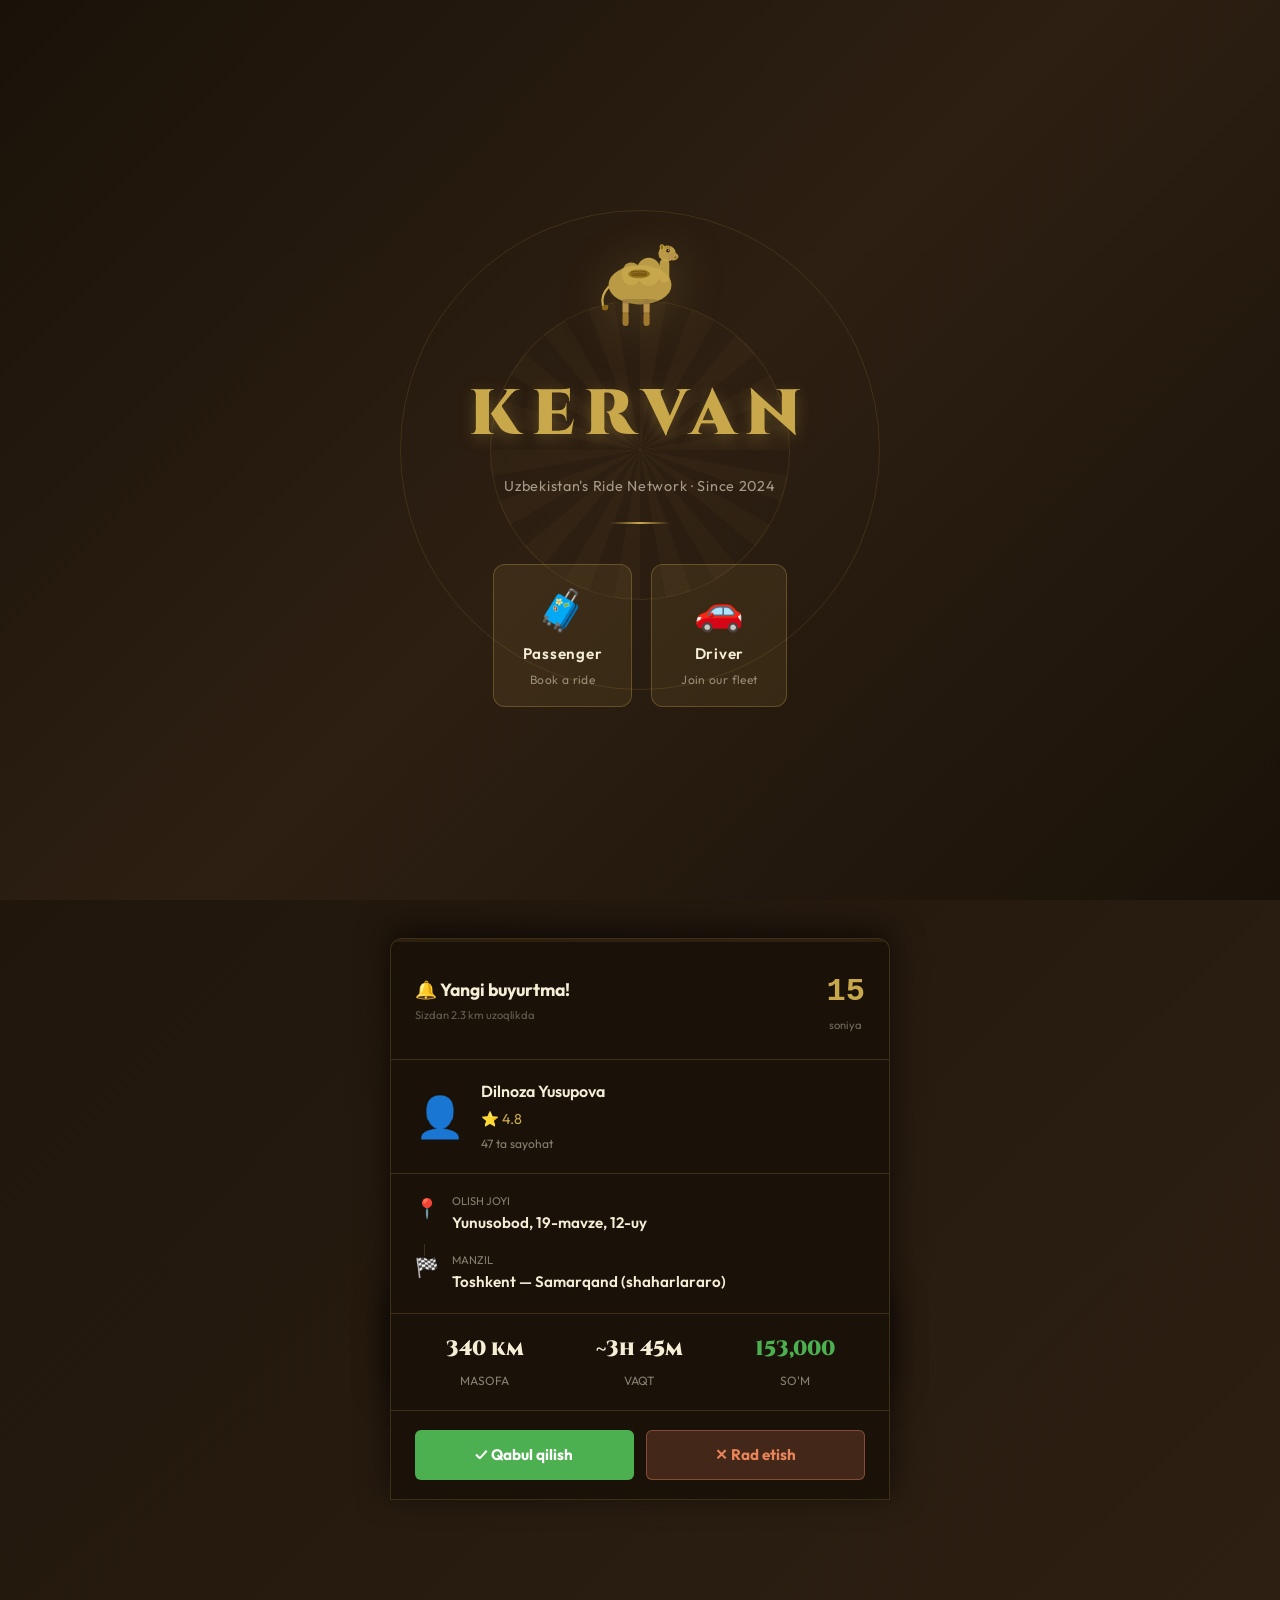
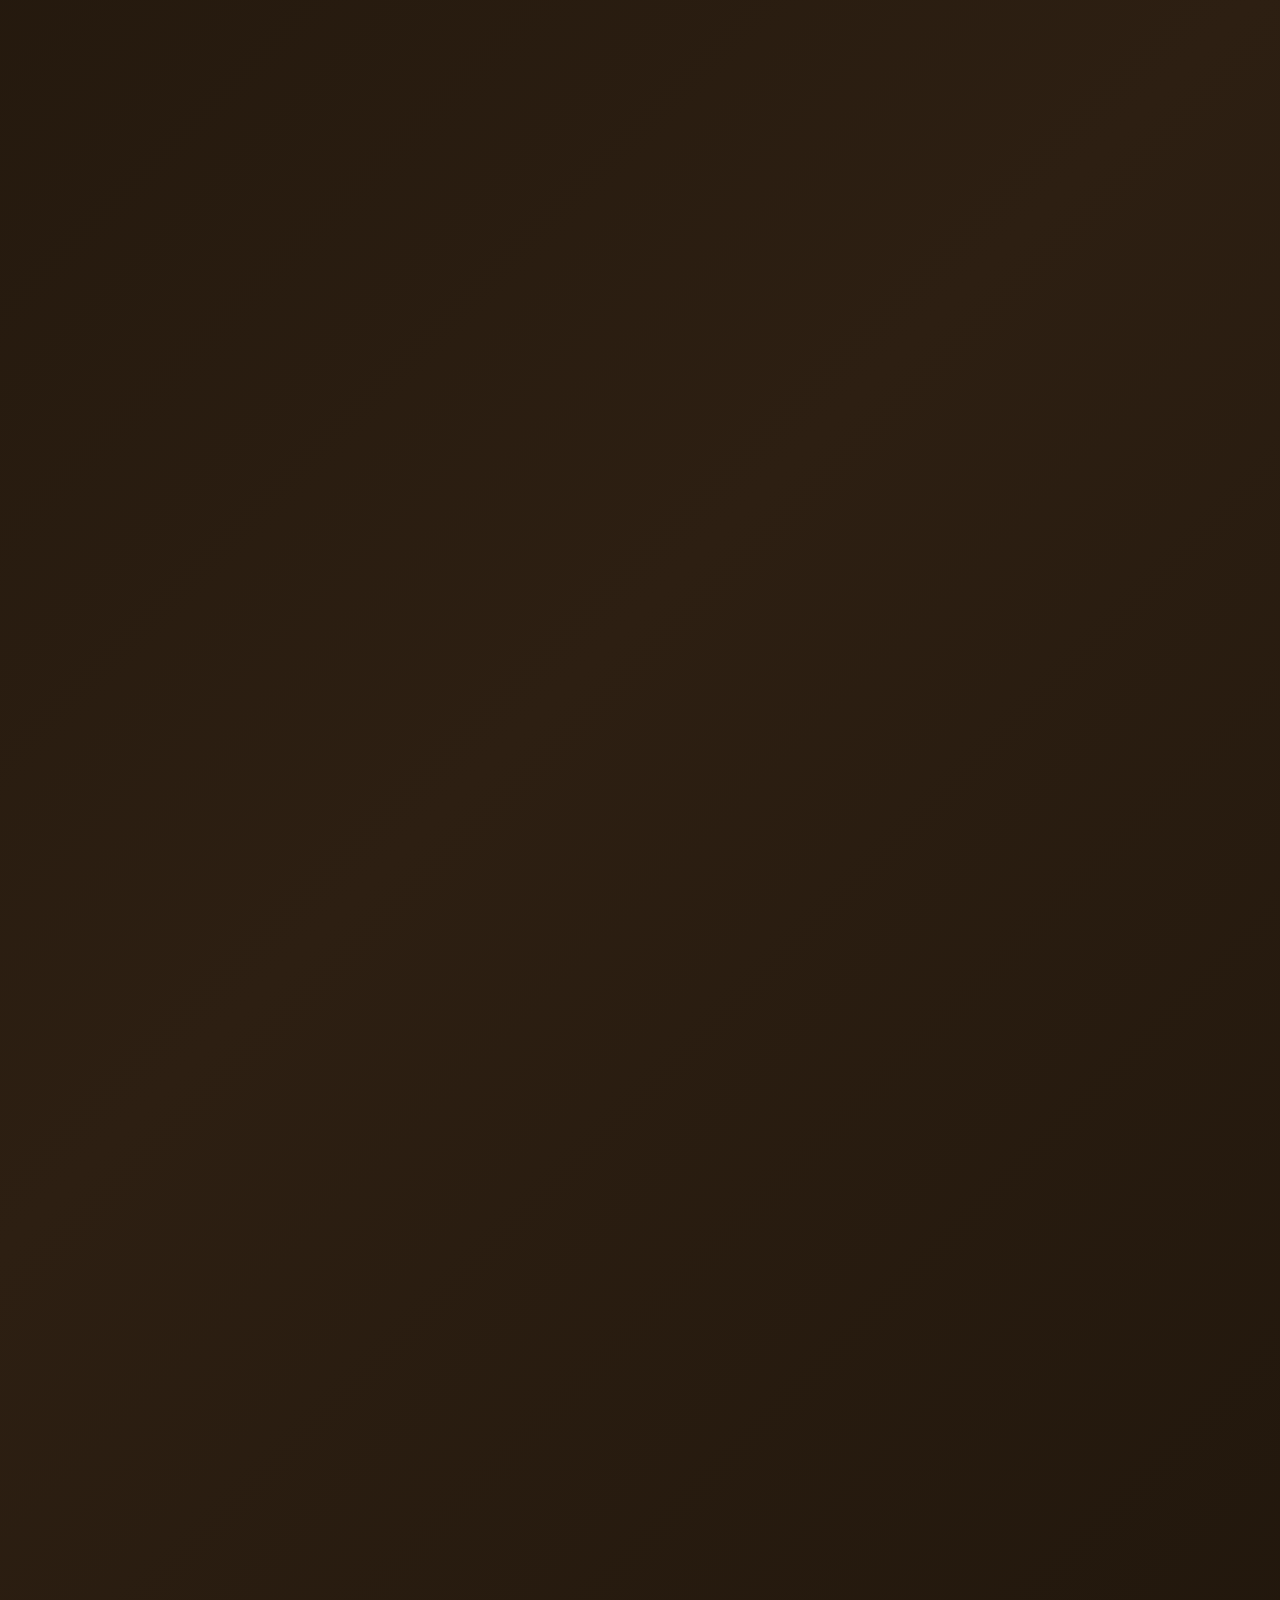
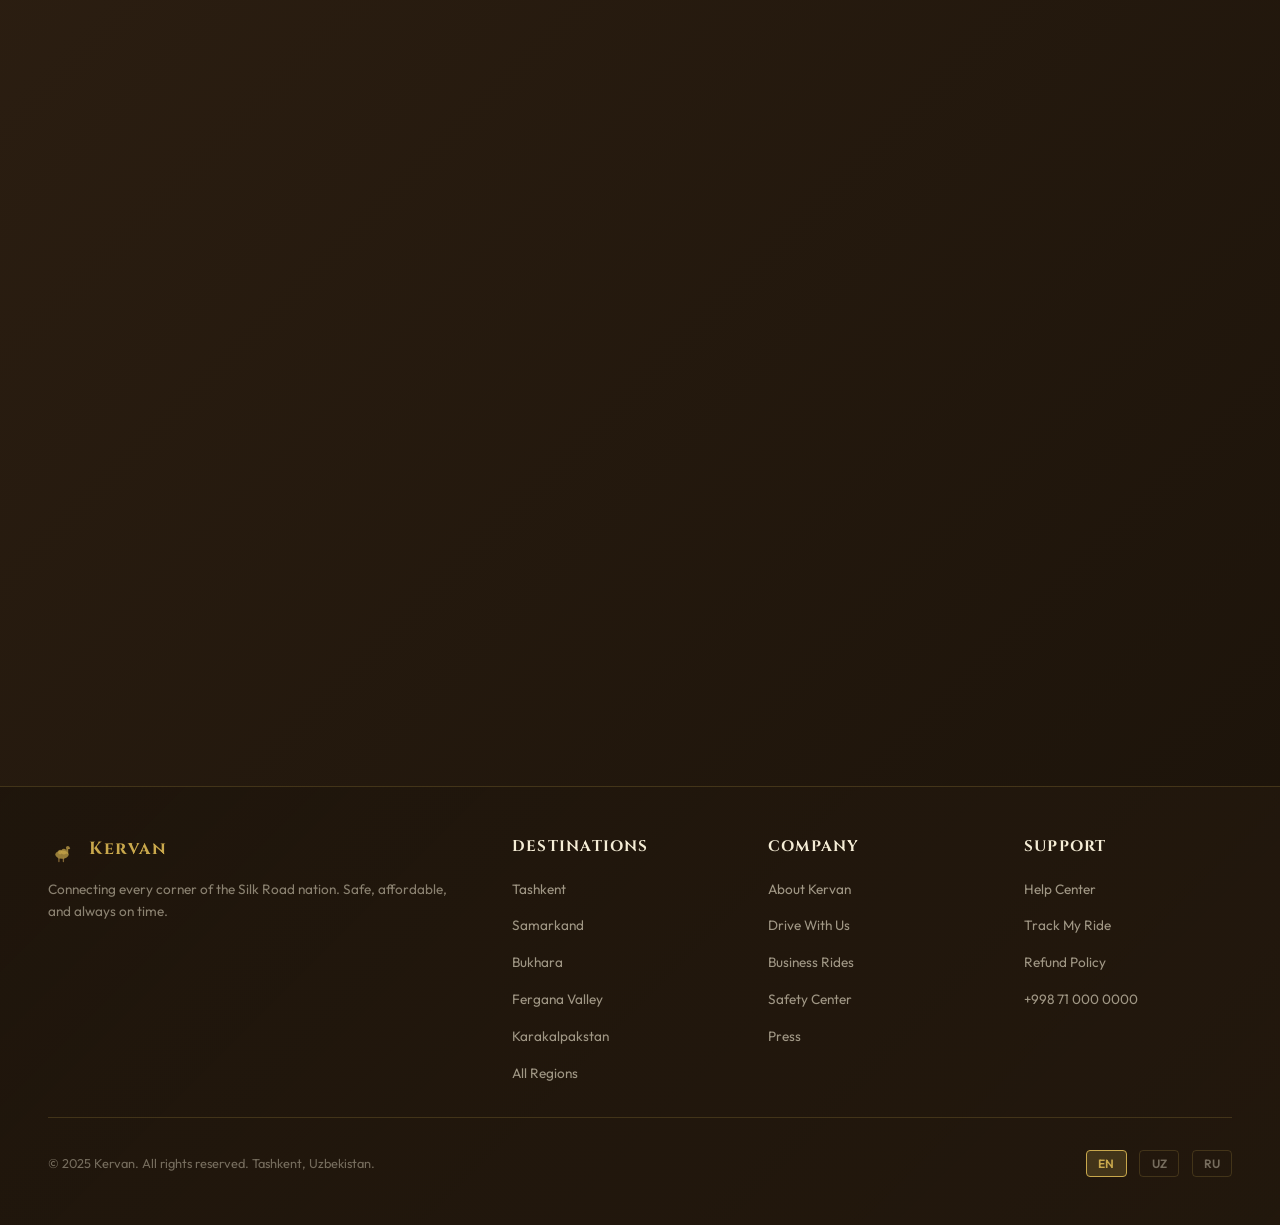
<file: index.html>
<!DOCTYPE html>
<html lang="en" data-lang="en">
<head>
<meta charset="UTF-8">
<meta name="viewport" content="width=device-width, initial-scale=1.0">
<title>Kervan — Uzbekistan's Ride Network</title>
<link rel="preconnect" href="https://fonts.googleapis.com">
<link rel="preconnect" href="https://fonts.gstatic.com" crossorigin>
<link href="https://fonts.googleapis.com/css2?family=Cinzel:wght@400;700;900&family=Outfit:wght@300;400;500;600;700&display=swap" rel="stylesheet">
<link rel="preconnect" href="https://fonts.googleapis.com">
<link rel="preconnect" href="https://fonts.gstatic.com" crossorigin>
<link href="https://fonts.googleapis.com/css2?family=Cinzel:wght@400;700;900&family=Outfit:wght@300;400;500;600;700&display=swap" rel="stylesheet">
<link rel="stylesheet" href="styles.css">
</head>
<body class="splash-open">

<!-- ============================================================
     SPLASH SCREEN
     ============================================================ -->
<div id="splash">
  <div class="splash-stars" id="splash-stars"></div>
  <div class="splash-ring"></div>
  <div class="splash-ring"></div>
  <div class="splash-ring-inner" style="position:absolute;width:300px;height:300px;border-radius:50%;border:1px solid rgba(201,168,76,0.12);background:repeating-conic-gradient(rgba(201,168,76,0.04) 0deg 10deg,transparent 10deg 20deg);"></div>

  <div class="splash-center">
    <svg class="splash-camel" viewBox="0 0 220 320" fill="none" xmlns="http://www.w3.org/2000/svg">
      <ellipse cx="110" cy="210" rx="72" ry="45" fill="#C9A84C" opacity="0.9"/>
      <ellipse cx="130" cy="180" rx="28" ry="32" fill="#C9A84C" opacity="0.9"/>
      <ellipse cx="90" cy="185" rx="22" ry="26" fill="#C9A84C" opacity="0.85"/>
      <rect class="camel-head" x="155" y="150" width="22" height="55" rx="11" fill="#C9A84C" opacity="0.9"/>
      <g class="camel-head">
        <ellipse cx="172" cy="138" rx="20" ry="18" fill="#C9A84C" opacity="0.9"/>
        <ellipse cx="186" cy="145" rx="12" ry="9" fill="#B8924A"/>
        <circle cx="191" cy="147" r="2.5" fill="#8B6914"/>
        <circle cx="174" cy="132" r="4" fill="#2D1A08"/>
        <circle cx="175" cy="131" r="1.5" fill="white" opacity="0.7"/>
        <ellipse cx="160" cy="124" rx="5" ry="7" fill="#C9A84C"/>
        <ellipse cx="160" cy="124" rx="3" ry="5" fill="#8B6914"/>
        <line x1="170" y1="127" x2="168" y2="122" stroke="#8B6914" stroke-width="1.5" stroke-linecap="round"/>
        <line x1="174" y1="126" x2="173" y2="121" stroke="#8B6914" stroke-width="1.5" stroke-linecap="round"/>
        <line x1="178" y1="127" x2="178" y2="122" stroke="#8B6914" stroke-width="1.5" stroke-linecap="round"/>
      </g>
      <path class="camel-tail" d="M38 215 Q20 235 25 255 Q28 265 35 260" stroke="#C9A84C" stroke-width="5" fill="none" stroke-linecap="round"/>
      <ellipse cx="30" cy="262" rx="7" ry="6" fill="#8B6914"/>
      <rect class="camel-leg-front-top" x="118" y="242" width="14" height="35" rx="7" fill="#B8924A"/>
      <rect class="camel-leg-front-bot" x="118" y="272" width="14" height="32" rx="7" fill="#A07830"/>
      <rect class="camel-leg-back-top" x="70" y="242" width="14" height="35" rx="7" fill="#B8924A"/>
      <rect class="camel-leg-back-bot" x="70" y="272" width="14" height="32" rx="7" fill="#A07830"/>
      <ellipse cx="108" cy="185" rx="25" ry="10" fill="#8B6914" opacity="0.8"/>
      <rect x="90" y="178" width="36" height="12" rx="4" fill="#6B4F10" opacity="0.7"/>
      <ellipse cx="108" cy="248" rx="55" ry="6" fill="rgba(0,0,0,0.15)"/>
      <path d="M92 183 Q108 178 124 183" stroke="var(--gold-light)" stroke-width="1" fill="none" opacity="0.5"/>
    </svg>

    <div class="splash-title">KERVAN</div>
    <div class="splash-subtitle">Uzbekistan's Ride Network · Since 2024</div>
    <div class="splash-line"></div>

    <div class="splash-buttons">
      <button class="splash-btn" onclick="enterSite('passenger')">
        <span class="splash-btn-icon">🧳</span>
        <span class="splash-btn-label" data-en="Passenger" data-uz="Yo'lovchi" data-ru="Пассажир">Passenger</span>
        <span class="splash-btn-sub" data-en="Book a ride" data-uz="Sayohat bron qilish" data-ru="Заказать поездку">Book a ride</span>
      </button>
      <button class="splash-btn" onclick="enterSite('driver')">
        <span class="splash-btn-icon">🚗</span>
        <span class="splash-btn-label" data-en="Driver" data-uz="Haydovchi" data-ru="Водитель">Driver</span>
        <span class="splash-btn-sub" data-en="Join our fleet" data-uz="Flotimizga qo'shiling" data-ru="Присоединиться">Join our fleet</span>
      </button>
    </div>
  </div>
</div>

<!-- ============================================================
     LANDING PAGE NAV
     ============================================================ -->
<nav id="landing-nav">
  <a class="nav-logo" href="#">
    <svg class="nav-logo-camel" viewBox="0 0 220 300" fill="none" xmlns="http://www.w3.org/2000/svg">
      <ellipse cx="110" cy="210" rx="72" ry="45" fill="#C9A84C" opacity="0.9"/>
      <ellipse cx="130" cy="178" rx="28" ry="32" fill="#C9A84C" opacity="0.9"/>
      <ellipse cx="90" cy="183" rx="22" ry="26" fill="#C9A84C" opacity="0.85"/>
      <rect x="155" y="148" width="22" height="55" rx="11" fill="#C9A84C"/>
      <ellipse cx="172" cy="136" rx="20" ry="18" fill="#C9A84C"/>
      <ellipse cx="186" cy="143" rx="12" ry="9" fill="#B8924A"/>
      <circle cx="174" cy="130" r="4" fill="#2D1A08"/>
      <circle cx="175" cy="129" r="1.5" fill="white" opacity="0.7"/>
      <path d="M38 215 Q20 235 25 255" stroke="#C9A84C" stroke-width="5" fill="none" stroke-linecap="round"/>
      <rect x="118" y="242" width="14" height="50" rx="7" fill="#B8924A"/>
      <rect x="70" y="242" width="14" height="50" rx="7" fill="#B8924A"/>
      <rect x="90" y="178" width="36" height="12" rx="4" fill="#6B4F10" opacity="0.7"/>
    </svg>
    <div class="nav-logo-text">
      <span class="nav-logo-name">Kervan</span>
      <span class="nav-logo-sub" data-en="Uzbekistan" data-uz="O'zbekiston" data-ru="Узбекистан">Uzbekistan</span>
    </div>
  </a>

  <ul class="nav-links">
    <li><a href="#map-section" data-en="Book a Ride" data-uz="Sayohat bron" data-ru="Заказать">Book a Ride</a></li>
    <li><a href="#routes-section" data-en="Routes" data-uz="Yo'nalishlar" data-ru="Маршруты">Routes</a></li>
    <li><a href="#how-section" data-en="How It Works" data-uz="Qanday ishlaydi" data-ru="Как работает">How It Works</a></li>
  </ul>

  <div class="nav-right">
    <div class="lang-switcher">
      <button class="lang-btn active" onclick="setLang('en')">EN</button>
      <button class="lang-btn" onclick="setLang('uz')">UZ</button>
      <button class="lang-btn" onclick="setLang('ru')">RU</button>
    </div>
    <a href="#" class="nav-links nav-cta" data-en="Download App" data-uz="Ilovani yuklab olish" data-ru="Скачать">Download App</a>
  </div>
</nav>

<!-- ============================================================
     LANDING PAGE - HERO
     ============================================================ -->
<section class="hero" id="landing-hero">
  <div class="hero-bg"></div>
  <div class="hero-pattern"></div>
  <div class="hero-content">
    <div class="hero-badge" data-en="🌙 Across the Silk Road" data-uz="🌙 Ipak yo'li bo'ylab" data-ru="🌙 Вдоль Шёлкового пути">🌙 Across the Silk Road</div>
    <h1 data-en="Move Across <em>Uzbekistan</em>" data-uz="O'zbekiston bo'ylab <em>Sayohat</em>" data-ru="Путешествуйте по <em>Узбекистану</em>">Move Across <em>Uzbekistan</em></h1>
    <p data-en="From Tashkent to Samarkand, from Bukhara to Fergana — Kervan connects every region with reliable, comfortable, affordable rides." data-uz="Toshkentdan Samarqandgacha, Buxorodan Farġonagacha — Kervan har bir viloyatni ishonchli va qulay poezdalar bilan bog'laydi." data-ru="От Ташкента до Самарканда, от Бухары до Ферганы — Kervan соединяет каждый регион надёжными и комфортными поездками.">From Tashkent to Samarkand, from Bukhara to Fergana — Kervan connects every region with reliable, comfortable, affordable rides.</p>
    <div class="hero-buttons">
      <a href="#map-section" class="btn-primary" data-en="Estimate My Ride" data-uz="Narxni hisoblash" data-ru="Рассчитать цену">Estimate My Ride</a>
      <a href="#routes-section" class="btn-secondary" data-en="Browse Routes" data-uz="Yo'nalishlarni ko'rish" data-ru="Маршруты">Browse Routes</a>
    </div>
  </div>

  <div class="hero-camel-wrap">
    <svg viewBox="0 0 220 320" fill="none" xmlns="http://www.w3.org/2000/svg">
      <ellipse cx="110" cy="210" rx="72" ry="45" fill="#C9A84C" opacity="0.6"/>
      <ellipse cx="130" cy="178" rx="28" ry="32" fill="#C9A84C" opacity="0.6"/>
      <ellipse cx="90" cy="183" rx="22" ry="26" fill="#C9A84C" opacity="0.55"/>
      <rect x="155" y="148" width="22" height="55" rx="11" fill="#C9A84C" opacity="0.6"/>
      <ellipse cx="172" cy="136" rx="20" ry="18" fill="#C9A84C" opacity="0.6"/>
      <ellipse cx="186" cy="143" rx="12" ry="9" fill="#B8924A" opacity="0.55"/>
      <circle cx="174" cy="130" r="4" fill="#2D1A08" opacity="0.5"/>
      <path d="M38 215 Q20 235 25 255 Q28 265 35 260" stroke="#C9A84C" stroke-width="5" fill="none" stroke-linecap="round" opacity="0.5"/>
      <rect x="118" y="242" width="14" height="50" rx="7" fill="#B8924A" opacity="0.55"/>
      <rect x="70" y="242" width="14" height="50" rx="7" fill="#B8924A" opacity="0.55"/>
      <rect x="90" y="178" width="36" height="12" rx="4" fill="#6B4F10" opacity="0.5"/>
    </svg>
  </div>

  <div class="hero-stats">
    <div class="stat">
      <div class="stat-num">14</div>
      <div class="stat-label" data-en="Regions Covered" data-uz="Viloyat qamrab olingan" data-ru="Регионов">Regions Covered</div>
    </div>
    <div class="stat">
      <div class="stat-num">50K+</div>
      <div class="stat-label" data-en="Monthly Rides" data-uz="Oylik sayohatlar" data-ru="Поездок/мес">Monthly Rides</div>
    </div>
    <div class="stat">
      <div class="stat-num">6</div>
      <div class="stat-label" data-en="Vehicle Classes" data-uz="Avtomobil sinflari" data-ru="Классов авто">Vehicle Classes</div>
    </div>
  </div>
</section>

<!-- ============================================================
     LANDING PAGE - MAP SECTION
     ============================================================ -->
<section class="map-section" id="map-section">
  <div class="section-header fade-in">
    <div class="section-eyebrow" data-en="Interactive Route Planner" data-uz="Interaktiv yo'l rejalashtiruvchi" data-ru="Интерактивный планировщик">Interactive Route Planner</div>
    <h2 class="section-title" data-en="Plan Your Journey" data-uz="Sayohatingizni rejalashtiring" data-ru="Спланируйте поездку">Plan Your Journey</h2>
    <div class="section-line"></div>
  </div>

  <div class="map-container">
    <div class="input-panel fade-in">
      <div class="panel-title" data-en="Origin" data-uz="Ketish joyi" data-ru="Откуда">Origin</div>
      <div class="field-group">
        <label class="field-label" data-en="From City / Region" data-uz="Shahar / Viloyat" data-ru="Откуда">From City / Region</label>
        <select class="field-input" id="from-select" onchange="onFromChange()">
          <option value="" data-en="Select origin..." data-uz="Ketish joyini tanlang..." data-ru="Выберите...">Select origin...</option>
          <option value="tashkent">Tashkent</option>
          <option value="samarkand">Samarkand</option>
          <option value="bukhara">Bukhara</option>
          <option value="namangan">Namangan</option>
          <option value="andijan">Andijan</option>
          <option value="fergana">Fergana</option>
          <option value="nukus">Nukus</option>
          <option value="urgench">Urgench</option>
          <option value="termez">Termez</option>
          <option value="karshi">Karshi</option>
          <option value="jizzakh">Jizzakh</option>
          <option value="gulistan">Gulistan</option>
          <option value="navoiy">Navoiy</option>
        </select>
      </div>
      <div class="field-group">
        <label class="field-label" data-en="Passengers" data-uz="Yo'lovchilar" data-ru="Пассажиры">Passengers</label>
        <select class="field-input" id="passengers">
          <option value="1">1</option>
          <option value="2">2</option>
          <option value="3">3</option>
          <option value="4">4</option>
          <option value="6">5–6</option>
          <option value="8">7–8</option>
        </select>
      </div>
      <div class="field-group">
        <label class="field-label" data-en="Luggage" data-uz="Bagaj" data-ru="Багаж">Luggage</label>
        <select class="field-input" id="luggage">
          <option value="1"   data-en="No extra luggage" data-uz="Qo'shimcha bagaj yo'q" data-ru="Без багажа">No extra luggage</option>
          <option value="1.05" data-en="1–2 bags" data-uz="1–2 sumka" data-ru="1–2 сумки">1–2 bags</option>
          <option value="1.1"  data-en="Large suitcases" data-uz="Katta chamadonlar" data-ru="Большие чемоданы">Large suitcases</option>
          <option value="1.3"  data-en="Heavy cargo" data-uz="Og'ir yuk" data-ru="Тяжёлый груз">Heavy cargo</option>
        </select>
      </div>
    </div>

    <div class="map-wrapper fade-in" style="position:relative;">
      <div class="map-title-overlay">UZBEKISTAN</div>
      <div class="map-tooltip" id="map-tooltip"></div>

      <svg id="uzbekistan-map" viewBox="0 0 800 480" xmlns="http://www.w3.org/2000/svg">
        <rect width="800" height="480" fill="#1A1209"/>
        <defs>
          <pattern id="grid" width="38" height="38" patternUnits="userSpaceOnUse">
            <path d="M 38 0 L 0 0 0 38" fill="none" stroke="rgba(201,168,76,0.035)" stroke-width="1"/>
          </pattern>
        </defs>
        <rect width="800" height="480" fill="url(#grid)"/>

        <polygon class="region" id="reg-karakalpakstan" data-name="Karakalpakstan" data-city="nukus"
          points="30,30 220,30 232,82 212,132 182,162 142,172 102,152 62,122 30,92"/>
        <polygon class="region" id="reg-khorezm" data-name="Khorezm" data-city="urgench"
          points="212,82 282,72 302,112 272,142 232,142 212,132"/>
        <polygon class="region" id="reg-navoi" data-name="Navoiy Region" data-city="navoiy"
          points="232,142 302,112 362,122 382,152 372,202 322,232 272,222 232,192 202,162 212,132"/>
        <polygon class="region" id="reg-bukhara" data-name="Bukhara Region" data-city="bukhara"
          points="202,162 232,192 272,222 262,272 222,292 172,282 142,252 142,202 163,182"/>
        <polygon class="region" id="reg-samarkand" data-name="Samarkand Region" data-city="samarkand"
          points="322,232 372,202 422,212 442,242 422,272 372,282 332,272 302,252"/>
        <polygon class="region" id="reg-kashkadarya" data-name="Kashkadarya" data-city="karshi"
          points="262,272 332,272 372,282 382,322 342,352 292,342 252,312 222,292"/>
        <polygon class="region" id="reg-surkhandarya" data-name="Surkhandarya" data-city="termez"
          points="292,342 342,352 382,322 422,332 432,382 392,422 342,432 292,412 272,372"/>
        <polygon class="region" id="reg-jizzakh" data-name="Jizzakh Region" data-city="jizzakh"
          points="382,152 442,142 472,172 462,212 442,242 422,212 372,202"/>
        <polygon class="region" id="reg-sirdaryo" data-name="Sirdaryo Region" data-city="gulistan"
          points="442,142 502,132 532,157 512,187 482,192 462,212 472,172"/>
        <polygon class="region" id="reg-tashkent" data-name="Tashkent Region" data-city="tashkent"
          points="502,82 572,72 602,102 592,142 552,162 512,157 502,132"/>
        <polygon class="region" id="reg-fergana" data-name="Fergana Region" data-city="fergana"
          points="592,142 652,132 682,162 662,202 622,212 592,192 572,172"/>
        <polygon class="region" id="reg-namangan" data-name="Namangan Region" data-city="namangan"
          points="572,72 642,62 682,92 682,132 652,132 592,142 572,112"/>
        <polygon class="region" id="reg-andijan" data-name="Andijan Region" data-city="andijan"
          points="652,132 712,122 742,157 722,192 682,202 662,202 682,162"/>

        <line id="route-line" class="route-line" x1="0" y1="0" x2="0" y2="0"/>

        <g class="local-taxi-marker" id="taxi-tashkent" onclick="showTaxiPopup('tashkent',event)" transform="translate(510,90)">
          <rect class="local-taxi-bg" x="-24" y="-14" width="48" height="22" rx="4"/>
          <text class="local-taxi-icon-text" x="-16" y="4" font-family="Outfit,sans-serif">🚕</text>
          <text class="local-taxi-text" x="-2" y="4">Taxi</text>
        </g>
        <g class="local-taxi-marker" id="taxi-samarkand" onclick="showTaxiPopup('samarkand',event)" transform="translate(355,260)">
          <rect class="local-taxi-bg" x="-24" y="-14" width="48" height="22" rx="4"/>
          <text class="local-taxi-icon-text" x="-16" y="4" font-family="Outfit,sans-serif">🚕</text>
          <text class="local-taxi-text" x="-2" y="4">Taxi</text>
        </g>
        <g class="local-taxi-marker" id="taxi-bukhara" onclick="showTaxiPopup('bukhara',event)" transform="translate(185,260)">
          <rect class="local-taxi-bg" x="-24" y="-14" width="48" height="22" rx="4"/>
          <text class="local-taxi-icon-text" x="-16" y="4" font-family="Outfit,sans-serif">🚕</text>
          <text class="local-taxi-text" x="-2" y="4">Taxi</text>
        </g>
        <g class="local-taxi-marker" id="taxi-fergana" onclick="showTaxiPopup('fergana',event)" transform="translate(636,192)">
          <rect class="local-taxi-bg" x="-24" y="-14" width="48" height="22" rx="4"/>
          <text class="local-taxi-icon-text" x="-16" y="4" font-family="Outfit,sans-serif">🚕</text>
          <text class="local-taxi-text" x="-2" y="4">Taxi</text>
        </g>
        <g class="local-taxi-marker" id="taxi-namangan" onclick="showTaxiPopup('namangan',event)" transform="translate(622,115)">
          <rect class="local-taxi-bg" x="-24" y="-14" width="48" height="22" rx="4"/>
          <text class="local-taxi-icon-text" x="-16" y="4" font-family="Outfit,sans-serif">🚕</text>
          <text class="local-taxi-text" x="-2" y="4">Taxi</text>
        </g>

        <circle class="city-dot" id="dot-tashkent" data-city="tashkent" cx="547" cy="117" r="5"/>
        <text class="city-label" x="554" y="114">Tashkent</text>
        <circle class="city-dot" id="dot-samarkand" data-city="samarkand" cx="382" cy="247" r="4"/>
        <text class="city-label" x="389" y="244">Samarkand</text>
        <circle class="city-dot" id="dot-bukhara" data-city="bukhara" cx="212" cy="247" r="4"/>
        <text class="city-label" x="219" y="244">Bukhara</text>
        <circle class="city-dot" id="dot-namangan" data-city="namangan" cx="622" cy="100" r="4"/>
        <text class="city-label" x="629" y="97">Namangan</text>
        <circle class="city-dot" id="dot-andijan" data-city="andijan" cx="702" cy="167" r="4"/>
        <text class="city-label" x="709" y="164">Andijan</text>
        <circle class="city-dot" id="dot-fergana" data-city="fergana" cx="637" cy="177" r="4"/>
        <text class="city-label" x="644" y="174">Fergana</text>
        <circle class="city-dot" id="dot-nukus" data-city="nukus" cx="112" cy="97" r="4"/>
        <text class="city-label" x="119" y="94">Nukus</text>
        <circle class="city-dot" id="dot-urgench" data-city="urgench" cx="257" cy="107" r="4"/>
        <text class="city-label" x="264" y="104">Urgench</text>
        <circle class="city-dot" id="dot-termez" data-city="termez" cx="347" cy="397" r="4"/>
        <text class="city-label" x="354" y="394">Termez</text>
        <circle class="city-dot" id="dot-karshi" data-city="karshi" cx="317" cy="312" r="4"/>
        <text class="city-label" x="324" y="309">Karshi</text>
        <circle class="city-dot" id="dot-jizzakh" data-city="jizzakh" cx="432" cy="187" r="4"/>
        <text class="city-label" x="439" y="184">Jizzakh</text>
        <circle class="city-dot" id="dot-gulistan" data-city="gulistan" cx="492" cy="160" r="4"/>
        <text class="city-label" x="499" y="157">Gulistan</text>
        <circle class="city-dot" id="dot-navoiy" data-city="navoiy" cx="312" cy="172" r="4"/>
        <text class="city-label" x="319" y="169">Navoiy</text>

        <g transform="translate(745,425)">
          <circle cx="0" cy="0" r="21" fill="rgba(201,168,76,0.08)" stroke="rgba(201,168,76,0.28)" stroke-width="1"/>
          <text x="0" y="-8" text-anchor="middle" fill="rgba(201,168,76,0.65)" font-size="9" font-family="Outfit,sans-serif" font-weight="600">N</text>
          <line x1="0" y1="-4" x2="0" y2="-17" stroke="var(--gold)" stroke-width="1.5" opacity="0.65"/>
          <line x1="0" y1="4" x2="0" y2="17" stroke="rgba(201,168,76,0.28)" stroke-width="1"/>
          <line x1="-4" y1="0" x2="-17" y2="0" stroke="rgba(201,168,76,0.28)" stroke-width="1"/>
          <line x1="4" y1="0" x2="17" y2="0" stroke="rgba(201,168,76,0.28)" stroke-width="1"/>
        </g>
      </svg>

      <div class="map-legend">
        <div class="legend-item"><div class="legend-dot" style="background:rgba(181,69,27,0.8)"></div><span data-en="Origin" data-uz="Ketish joyi" data-ru="Откуда">Origin</span></div>
        <div class="legend-item"><div class="legend-dot" style="background:rgba(26,107,107,0.8)"></div><span data-en="Destination" data-uz="Borish joyi" data-ru="Куда">Destination</span></div>
        <div class="legend-item"><div class="legend-dot" style="background:var(--gold);width:14px;height:10px;border-radius:2px;"></div><span data-en="Local Taxis" data-uz="Mahalliy taksı" data-ru="Местные такси">Local Taxis</span></div>
      </div>
    </div>

    <div class="input-panel fade-in">
      <div class="panel-title" data-en="Destination" data-uz="Borish joyi" data-ru="Куда">Destination</div>
      <div class="field-group">
        <label class="field-label" data-en="To City / Region" data-uz="Shahar / Viloyat" data-ru="Куда">To City / Region</label>
        <select class="field-input" id="to-select" onchange="onToChange()">
          <option value="" data-en="Select destination..." data-uz="Borish joyini tanlang..." data-ru="Выберите...">Select destination...</option>
          <option value="tashkent">Tashkent</option>
          <option value="samarkand">Samarkand</option>
          <option value="bukhara">Bukhara</option>
          <option value="namangan">Namangan</option>
          <option value="andijan">Andijan</option>
          <option value="fergana">Fergana</option>
          <option value="nukus">Nukus</option>
          <option value="urgench">Urgench</option>
          <option value="termez">Termez</option>
          <option value="karshi">Karshi</option>
          <option value="jizzakh">Jizzakh</option>
          <option value="gulistan">Gulistan</option>
          <option value="navoiy">Navoiy</option>
        </select>
      </div>
      <div class="field-group">
        <label class="field-label" data-en="Travel Date" data-uz="Sayohat sanasi" data-ru="Дата поездки">Travel Date</label>
        <input type="date" class="field-input" id="travel-date">
      </div>
      <div class="field-group">
        <label class="field-label" data-en="Time of Day" data-uz="Kun vaqti" data-ru="Время суток">Time of Day</label>
        <select class="field-input" id="time-pref">
          <option value="1"    data-en="Flexible (any time)" data-uz="Istalgan vaqt" data-ru="Любое время">Flexible (any time)</option>
          <option value="1.15" data-en="Morning (6–10 AM)" data-uz="Ertalab (6–10)" data-ru="Утро (6–10)">Morning (6–10 AM)</option>
          <option value="1"    data-en="Midday (10 AM–4 PM)" data-uz="Kunduz (10–16)" data-ru="День (10–16)">Midday (10–4 PM)</option>
          <option value="1.2"  data-en="Evening (4–8 PM)" data-uz="Kechqurun (16–20)" data-ru="Вечер (16–20)">Evening (4–8 PM)</option>
          <option value="1.4"  data-en="Night (after 8 PM)" data-uz="Kecha (20+)" data-ru="Ночь (после 20)">Night (after 8 PM)</option>
        </select>
      </div>
      <button class="calc-btn" onclick="calculateFare()" data-en="Calculate Fare →" data-uz="Narxni hisoblash →" data-ru="Рассчитать →">Calculate Fare →</button>
      <div class="result-box" id="result-box">
        <div class="result-label" data-en="Estimated Fare" data-uz="Taxminiy narx" data-ru="Примерная стоимость">Estimated Fare</div>
        <div class="result-price" id="result-price-main">— <span>SOM</span></div>
        <div class="result-details" id="result-details-main"></div>
      </div>
    </div>
  </div>
</section>

<!-- LOCAL TAXI POPUP -->
<div class="taxi-popup" id="taxi-popup">
  <button class="taxi-popup-close" onclick="closeTaxiPopup()">✕</button>
  <div class="taxi-popup-city" id="taxi-popup-city"></div>
  <ul class="taxi-popup-list" id="taxi-popup-list"></ul>
  <div class="taxi-popup-note" data-en="Tap any app to open booking. Local rides only." data-uz="Bronlash uchun ilovaga bosing. Faqat shahar ichida." data-ru="Нажмите для бронирования. Только городские поездки.">Tap any app to open booking. Local rides only.</div>
</div>

<!-- ============================================================
     LANDING PAGE - VEHICLES
     ============================================================ -->
<section class="vehicles-section" id="vehicles-section">
  <div class="section-header fade-in">
    <div class="section-eyebrow" data-en="Choose Your Class" data-uz="Sinfni tanlang" data-ru="Выберите класс">Choose Your Class</div>
    <h2 class="section-title section-title-light" data-en="Select a Vehicle" data-uz="Avtomobil tanlang" data-ru="Выберите автомобиль">Select a Vehicle</h2>
    <div class="section-line"></div>
  </div>
  <div class="vehicles-grid">
    <div class="vehicle-card fade-in selected" data-multiplier="1" data-type="economy" onclick="selectVehicle(this)">
      <div class="vehicle-badge badge-budget" data-en="Economy" data-uz="Ekonom" data-ru="Эконом">Economy</div>
      <span class="vehicle-icon">🚗</span>
      <div class="vehicle-name">Daewoo Nexia</div>
      <div class="vehicle-desc" data-en="Uzbekistan's beloved workhorse. Reliable, widespread, and always affordable." data-uz="O'zbekistonning eng mashhur avtomobili. Ishonchli va arzon." data-ru="Самый популярный в Узбекистане. Надёжный и доступный.">Uzbekistan's beloved workhorse. Reliable, widespread, and always affordable.</div>
      <div class="vehicle-rate"><span class="rate-num">450</span><span class="rate-unit">SOM / km</span></div>
      <div class="vehicle-features">
        <span class="feature-tag">1–4 PAX</span>
        <span class="feature-tag">AC</span>
        <span class="feature-tag" data-en="Nationwide" data-uz="Butun mamlakat" data-ru="По всей стране">Nationwide</span>
      </div>
      <div class="selected-indicator"></div>
    </div>

    <div class="vehicle-card fade-in" data-multiplier="1.35" data-type="comfort" onclick="selectVehicle(this)">
      <div class="vehicle-badge badge-budget" data-en="Comfort" data-uz="Komfort" data-ru="Комфорт">Comfort</div>
      <span class="vehicle-icon">🚙</span>
      <div class="vehicle-name">Chevrolet Cobalt</div>
      <div class="vehicle-desc" data-en="Modern sedan, smooth on highways. Ideal for intercity journeys." data-uz="Zamonaviy sedan, yo'l bo'ylab qulay. Shaharlararo sayohat uchun ideal." data-ru="Современный седан для комфортных межгородских поездок.">Modern sedan, smooth on highways. Ideal for intercity journeys.</div>
      <div class="vehicle-rate"><span class="rate-num">610</span><span class="rate-unit">SOM / km</span></div>
      <div class="vehicle-features">
        <span class="feature-tag">1–4 PAX</span>
        <span class="feature-tag">USB</span>
        <span class="feature-tag">GPS</span>
      </div>
      <div class="selected-indicator"></div>
    </div>

    <div class="vehicle-card fade-in" data-multiplier="1.8" data-type="premium" onclick="selectVehicle(this)">
      <div class="vehicle-badge badge-premium" data-en="Premium" data-uz="Premium" data-ru="Премиум">Premium</div>
      <span class="vehicle-icon">🚘</span>
      <div class="vehicle-name">Chevrolet Malibu</div>
      <div class="vehicle-desc" data-en="Executive comfort. Leather seats, climate control, professional chauffeur." data-uz="Biznes komfort. Charm o'rindiqlar, iqlim nazorati, professional haydovchi." data-ru="Бизнес-класс. Кожаный салон, климат-контроль, профессиональный водитель.">Executive comfort. Leather seats, climate control, professional chauffeur.</div>
      <div class="vehicle-rate"><span class="rate-num">810</span><span class="rate-unit">SOM / km</span></div>
      <div class="vehicle-features">
        <span class="feature-tag">1–4 PAX</span>
        <span class="feature-tag" data-en="Leather" data-uz="Charm" data-ru="Кожа">Leather</span>
        <span class="feature-tag">Wi-Fi</span>
      </div>
      <div class="selected-indicator"></div>
    </div>

    <div class="vehicle-card fade-in" data-multiplier="1.5" data-type="electric" onclick="selectVehicle(this)">
      <div class="vehicle-badge badge-eco" data-en="Electric" data-uz="Elektr" data-ru="Электро">Electric</div>
      <span class="vehicle-icon">⚡</span>
      <div class="vehicle-name">BYD Atto 3</div>
      <div class="vehicle-desc" data-en="Zero emissions, whisper quiet. Eco-friendly ride available in major cities." data-uz="Nol emissiya, jim harakat. Yirik shaharlarda mavjud." data-ru="Нулевые выбросы, тихая езда. Доступен в крупных городах.">Zero emissions, whisper quiet. Eco-friendly ride available in major cities.</div>
      <div class="vehicle-rate"><span class="rate-num">680</span><span class="rate-unit">SOM / km</span></div>
      <div class="vehicle-features">
        <span class="feature-tag">1–4 PAX</span>
        <span class="feature-tag">Eco</span>
        <span class="feature-tag">Wi-Fi</span>
      </div>
      <div class="selected-indicator"></div>
    </div>

    <div class="vehicle-card fade-in" data-multiplier="1.25" data-type="minivan" onclick="selectVehicle(this)">
      <div class="vehicle-badge badge-budget" data-en="Group" data-uz="Guruh" data-ru="Группа">Group</div>
      <span class="vehicle-icon">🚐</span>
      <div class="vehicle-name">Minivan Sprinter</div>
      <div class="vehicle-desc" data-en="Perfect for families and groups. Spacious interior, large luggage room." data-uz="Oila va guruhlar uchun ideal. Keng salon, katta bagaj joyi." data-ru="Идеально для семей и групп. Просторный салон, большой багажник.">Perfect for families and groups. Spacious interior, large luggage room.</div>
      <div class="vehicle-rate"><span class="rate-num">560</span><span class="rate-unit">SOM / km · seat</span></div>
      <div class="vehicle-features">
        <span class="feature-tag">Up to 8 PAX</span>
        <span class="feature-tag" data-en="Large Trunk" data-uz="Katta bagaj" data-ru="Большой багажник">Large Trunk</span>
      </div>
      <div class="selected-indicator"></div>
    </div>

    <div class="vehicle-card fade-in" data-multiplier="2.2" data-type="cargo" onclick="selectVehicle(this)">
      <div class="vehicle-badge badge-cargo" data-en="Cargo" data-uz="Yuk" data-ru="Груз">Cargo</div>
      <span class="vehicle-icon">🚛</span>
      <div class="vehicle-name" data-en="Cargo Van / Truck" data-uz="Yuk mashinasi" data-ru="Грузовик">Cargo Van / Truck</div>
      <div class="vehicle-desc" data-en="For heavy luggage, business goods, or moving. Available intercity freight." data-uz="Og'ir yuk, biznes mollari yoki ko'chish uchun. Shaharlararo yuk." data-ru="Тяжёлый груз, деловые товары или переезд. Межгородские перевозки.">For heavy luggage, business goods, or moving. Available intercity freight.</div>
      <div class="vehicle-rate"><span class="rate-num">990</span><span class="rate-unit">SOM / km</span></div>
      <div class="vehicle-features">
        <span class="feature-tag" data-en="Freight" data-uz="Yuk tashish" data-ru="Грузоперевозка">Freight</span>
        <span class="feature-tag" data-en="Insured" data-uz="Sug'urtalangan" data-ru="Застрахован">Insured</span>
      </div>
      <div class="selected-indicator"></div>
    </div>
  </div>
</section>

<!-- ============================================================
     LANDING PAGE - ROUTES
     ============================================================ -->
<section class="routes-section" id="routes-section">
  <div class="section-header fade-in">
    <div class="section-eyebrow" data-en="Most Traveled" data-uz="Eng mashhur" data-ru="Популярные">Most Traveled</div>
    <h2 class="section-title" data-en="Popular Routes" data-uz="Mashhur yo'nalishlar" data-ru="Популярные маршруты">Popular Routes</h2>
    <div class="section-line"></div>
  </div>
  <div class="routes-grid">
    <div class="route-card fade-in" onclick="prefillRoute('tashkent','samarkand')">
      <div class="route-icon-wrap">🏛️</div>
      <div class="route-info">
        <div class="route-path">Tashkent <span>→</span> Samarkand</div>
        <div class="route-meta"><span>~340 km</span><span>~3.5 h</span></div>
      </div>
      <div class="route-price-badge">153,000+<small>SOM / Economy</small></div>
    </div>
    <div class="route-card fade-in" onclick="prefillRoute('tashkent','bukhara')">
      <div class="route-icon-wrap">🕌</div>
      <div class="route-info">
        <div class="route-path">Tashkent <span>→</span> Bukhara</div>
        <div class="route-meta"><span>~560 km</span><span>~6 h</span></div>
      </div>
      <div class="route-price-badge">252,000+<small>SOM / Economy</small></div>
    </div>
    <div class="route-card fade-in" onclick="prefillRoute('samarkand','bukhara')">
      <div class="route-icon-wrap">🌙</div>
      <div class="route-info">
        <div class="route-path">Samarkand <span>→</span> Bukhara</div>
        <div class="route-meta"><span>~270 km</span><span>~3 h</span></div>
      </div>
      <div class="route-price-badge">121,500+<small>SOM / Economy</small></div>
    </div>
    <div class="route-card fade-in" onclick="prefillRoute('tashkent','namangan')">
      <div class="route-icon-wrap">🏔️</div>
      <div class="route-info">
        <div class="route-path">Tashkent <span>→</span> Namangan</div>
        <div class="route-meta"><span>~310 km</span><span>~4 h</span></div>
      </div>
      <div class="route-price-badge">139,500+<small>SOM / Economy</small></div>
    </div>
    <div class="route-card fade-in" onclick="prefillRoute('tashkent','andijan')">
      <div class="route-icon-wrap">🌸</div>
      <div class="route-info">
        <div class="route-path">Tashkent <span>→</span> Andijan</div>
        <div class="route-meta"><span>~380 km</span><span>~5 h</span></div>
      </div>
      <div class="route-price-badge">171,000+<small>SOM / Economy</small></div>
    </div>
    <div class="route-card fade-in" onclick="prefillRoute('tashkent','termez')">
      <div class="route-icon-wrap">🏜️</div>
      <div class="route-info">
        <div class="route-path">Tashkent <span>→</span> Termez</div>
        <div class="route-meta"><span>~700 km</span><span>~8 h</span></div>
      </div>
      <div class="route-price-badge">315,000+<small>SOM / Economy</small></div>
    </div>
    <div class="route-card fade-in" onclick="prefillRoute('urgench','nukus')">
      <div class="route-icon-wrap">🌊</div>
      <div class="route-info">
        <div class="route-path">Urgench <span>→</span> Nukus</div>
        <div class="route-meta"><span>~170 km</span><span>~2 h</span></div>
      </div>
      <div class="route-price-badge">76,500+<small>SOM / Economy</small></div>
    </div>
    <div class="route-card fade-in" onclick="prefillRoute('fergana','tashkent')">
      <div class="route-icon-wrap">🚗</div>
      <div class="route-info">
        <div class="route-path">Fergana <span>→</span> Tashkent</div>
        <div class="route-meta"><span>~420 km</span><span>~5 h</span></div>
      </div>
      <div class="route-price-badge">189,000+<small>SOM / Economy</small></div>
    </div>
    <div class="route-card fade-in" onclick="prefillRoute('bukhara','termez')">
      <div class="route-icon-wrap">⭐</div>
      <div class="route-info">
        <div class="route-path">Bukhara <span>→</span> Termez</div>
        <div class="route-meta"><span>~480 km</span><span>~5.5 h</span></div>
      </div>
      <div class="route-price-badge">216,000+<small>SOM / Economy</small></div>
    </div>
  </div>
</section>

<!-- ============================================================
     LANDING PAGE - HOW IT WORKS
     ============================================================ -->
<section class="how-section" id="how-section">
  <div class="section-header fade-in">
    <div class="section-eyebrow" data-en="Simple & Fast" data-uz="Oddiy va tez" data-ru="Просто и быстро">Simple & Fast</div>
    <h2 class="section-title section-title-light" data-en="How Kervan Works" data-uz="Kervan qanday ishlaydi" data-ru="Как работает Kervan">How Kervan Works</h2>
    <div class="section-line"></div>
  </div>
  <div class="steps-grid">
    <div class="step fade-in">
      <div class="step-num">01</div>
      <div class="step-title" data-en="Choose Route" data-uz="Yo'nalishni tanlang" data-ru="Выберите маршрут">Choose Route</div>
      <div class="step-desc" data-en="Select origin and destination from any of Uzbekistan's 14 regions." data-uz="O'zbekistonning 14 viloyatidan ketish va borish joyini tanlang." data-ru="Выберите откуда и куда из 14 регионов Узбекистана.">Select origin and destination from any of Uzbekistan's 14 regions.</div>
    </div>
    <div class="step fade-in">
      <div class="step-num">02</div>
      <div class="step-title" data-en="Pick Vehicle" data-uz="Avtomobil tanlang" data-ru="Выберите авто">Pick Vehicle</div>
      <div class="step-desc" data-en="Economy, comfort, premium, electric, minivan, or cargo — every need covered." data-uz="Ekonom, komfort, premium, elektr, miniven yoki yuk — har bir ehtiyoj uchun." data-ru="Эконом, комфорт, премиум, электро, минивэн или грузовик.">Economy, comfort, premium, electric, minivan, or cargo — every need covered.</div>
    </div>
    <div class="step fade-in">
      <div class="step-num">03</div>
      <div class="step-title" data-en="Get Fair Price" data-uz="Adolatli narx" data-ru="Честная цена">Get Fair Price</div>
      <div class="step-desc" data-en="Transparent pricing in Uzbek SOM. No hidden fees. Confirmed before you ride." data-uz="O'zbek so'mida shaffof narxlash. Yashirin to'lovlar yo'q." data-ru="Прозрачные цены в сумах. Без скрытых комиссий.">Transparent pricing in Uzbek SOM. No hidden fees. Confirmed before you ride.</div>
    </div>
    <div class="step fade-in">
      <div class="step-num">04</div>
      <div class="step-title" data-en="Ride Confidently" data-uz="Ishonch bilan yuring" data-ru="Езжайте спокойно">Ride Confidently</div>
      <div class="step-desc" data-en="Verified drivers, real-time tracking, 24/7 customer support across every journey." data-uz="Tasdiqlangan haydovchilar, real vaqt kuzatuvi, 24/7 qo'llab-quvvatlash." data-ru="Проверенные водители, отслеживание в реальном времени, поддержка 24/7.">Verified drivers, real-time tracking, 24/7 customer support across every journey.</div>
    </div>
  </div>
</section>

<!-- ============================================================
     FOOTER
     ============================================================ -->
<footer>
  <div class="footer-inner">
    <div>
      <a class="footer-logo" href="#">
        <svg class="footer-logo-camel" viewBox="0 0 220 300" fill="none">
          <ellipse cx="110" cy="210" rx="72" ry="45" fill="#C9A84C" opacity="0.7"/>
          <ellipse cx="130" cy="178" rx="28" ry="32" fill="#C9A84C" opacity="0.7"/>
          <ellipse cx="90" cy="183" rx="22" ry="26" fill="#C9A84C" opacity="0.65"/>
          <rect x="155" y="148" width="22" height="55" rx="11" fill="#C9A84C" opacity="0.7"/>
          <ellipse cx="172" cy="136" rx="20" ry="18" fill="#C9A84C" opacity="0.7"/>
          <ellipse cx="186" cy="143" rx="12" ry="9" fill="#B8924A" opacity="0.65"/>
          <rect x="118" y="242" width="14" height="50" rx="7" fill="#B8924A" opacity="0.65"/>
          <rect x="70" y="242" width="14" height="50" rx="7" fill="#B8924A" opacity="0.65"/>
        </svg>
        <span class="footer-logo-name">Kervan</span>
      </a>
      <p class="footer-tagline" data-en="Connecting every corner of the Silk Road nation. Safe, affordable, and always on time." data-uz="Ipak yo'li mamlakatining har bir burchagini bog'laymiz. Xavfsiz, arzon va doim vaqtida." data-ru="Соединяем каждый уголок страны Шёлкового пути. Безопасно, доступно, вовремя.">Connecting every corner of the Silk Road nation. Safe, affordable, and always on time.</p>
    </div>
    <div>
      <div class="footer-heading" data-en="Destinations" data-uz="Manzillar" data-ru="Направления">Destinations</div>
      <ul class="footer-links">
        <li><a href="#">Tashkent</a></li>
        <li><a href="#">Samarkand</a></li>
        <li><a href="#">Bukhara</a></li>
        <li><a href="#" data-en="Fergana Valley" data-uz="Farg'ona vodiysi" data-ru="Ферганская долина">Fergana Valley</a></li>
        <li><a href="#">Karakalpakstan</a></li>
        <li><a href="#" data-en="All Regions" data-uz="Barcha viloyatlar" data-ru="Все регионы">All Regions</a></li>
      </ul>
    </div>
    <div>
      <div class="footer-heading" data-en="Company" data-uz="Kompaniya" data-ru="Компания">Company</div>
      <ul class="footer-links">
        <li><a href="#" data-en="About Kervan" data-uz="Kervan haqida" data-ru="О Kervan">About Kervan</a></li>
        <li><a href="#" data-en="Drive With Us" data-uz="Biz bilan ishlang" data-ru="Работайте с нами">Drive With Us</a></li>
        <li><a href="#" data-en="Business Rides" data-uz="Biznes sayohatlari" data-ru="Бизнес-поездки">Business Rides</a></li>
        <li><a href="#" data-en="Safety Center" data-uz="Xavfsizlik markazi" data-ru="Центр безопасности">Safety Center</a></li>
        <li><a href="#" data-en="Press" data-uz="Matbuot" data-ru="Пресса">Press</a></li>
      </ul>
    </div>
    <div>
      <div class="footer-heading" data-en="Support" data-uz="Qo'llab-quvvatlash" data-ru="Поддержка">Support</div>
      <ul class="footer-links">
        <li><a href="#" data-en="Help Center" data-uz="Yordam markazi" data-ru="Центр помощи">Help Center</a></li>
        <li><a href="#" data-en="Track My Ride" data-uz="Sayohatimni kuzatish" data-ru="Отследить поездку">Track My Ride</a></li>
        <li><a href="#" data-en="Refund Policy" data-uz="Qaytarish siyosati" data-ru="Политика возврата">Refund Policy</a></li>
        <li><a href="#">+998 71 000 0000</a></li>
      </ul>
    </div>
  </div>
  <div class="footer-bottom">
    <div class="footer-copy" data-en="© 2025 Kervan. All rights reserved. Tashkent, Uzbekistan." data-uz="© 2025 Kervan. Barcha huquqlar himoyalangan. Toshkent, O'zbekiston." data-ru="© 2025 Kervan. Все права защищены. Ташкент, Узбекистан.">© 2025 Kervan. All rights reserved. Tashkent, Uzbekistan.</div>
    <div class="footer-langs-bottom">
      <button onclick="setLang('en')" class="active">EN</button>
      <button onclick="setLang('uz')">UZ</button>
      <button onclick="setLang('ru')">RU</button>
    </div>
  </div>
</footer>

<!-- ============================================================
     DRIVER PORTAL - AUTH SCREEN
     ============================================================ -->
<div id="auth-screen">
  <div class="auth-stars" id="auth-stars"></div>
  <div class="auth-ring"></div>
  <div class="auth-ring"></div>

  <div class="auth-box">
    <div class="auth-logo">
      <svg class="auth-logo-camel" viewBox="0 0 200 200" xmlns="http://www.w3.org/2000/svg">
        <ellipse cx="100" cy="140" rx="65" ry="30" fill="#C9A84C" opacity="0.15"/>
        <rect x="60" y="150" width="18" height="35" rx="5" fill="#C9A84C"/>
        <rect x="115" y="150" width="18" height="35" rx="5" fill="#C9A84C"/>
        <rect x="72" y="140" width="12" height="28" rx="4" fill="#C9A84C"/>
        <rect x="108" y="140" width="12" height="28" rx="4" fill="#C9A84C"/>
        <ellipse cx="100" cy="120" rx="52" ry="32" fill="#C9A84C"/>
        <ellipse cx="145" cy="90" rx="22" ry="28" fill="#C9A84C"/>
        <ellipse cx="100" cy="88" rx="28" ry="16" fill="#C9A84C"/>
        <ellipse cx="158" cy="70" rx="12" ry="20" fill="#C9A84C"/>
        <circle cx="163" cy="58" r="8" fill="#C9A84C"/>
        <ellipse cx="167" cy="53" rx="4" ry="3" fill="#C9A84C"/>
        <circle cx="159" cy="52" r="2" fill="#1A1209"/>
        <path d="M 162 56 Q 170 50 174 54" stroke="#8B6914" stroke-width="1.5" fill="none" stroke-linecap="round"/>
        <ellipse cx="72" cy="88" rx="18" ry="10" fill="#8B6914" opacity="0.4"/>
        <ellipse cx="128" cy="88" rx="18" ry="10" fill="#8B6914" opacity="0.4"/>
        <path d="M 48 120 Q 35 110 38 125" stroke="#8B6914" stroke-width="3" fill="none" stroke-linecap="round"/>
        <path d="M 38 125 Q 30 130 35 135" stroke="#8B6914" stroke-width="2" fill="none" stroke-linecap="round"/>
      </svg>
      <span class="auth-logo-name">KERVAN</span>
    </div>
    <div class="auth-role-badge">🚗 &nbsp; Driver Portal &nbsp; — &nbsp; Haydovchi Tizimi</div>

    <div class="auth-card">
      <div class="auth-tabs">
        <button class="auth-tab active" onclick="switchAuthTab('login')">Kirish</button>
        <button class="auth-tab" onclick="switchAuthTab('register')">Ro'yxatdan o'tish</button>
      </div>

      <div class="auth-form-panel active" id="panel-login">
        <div class="auth-error" id="login-error">Telefon raqam yoki parol noto'g'ri.</div>
        <div class="field-group">
          <div class="field-label">Telefon raqam</div>
          <div class="auth-phone-group">
            <input class="auth-phone-prefix" value="+998" readonly>
            <input class="field-input" id="login-phone" type="tel" placeholder="90 123 45 67" maxlength="12">
          </div>
        </div>
        <div class="field-group">
          <div class="field-label">Parol</div>
          <input class="field-input" id="login-pass" type="password" placeholder="••••••••">
        </div>
        <div class="auth-forgot" onclick="showOtpPanel()">Parolni unutdingizmi? SMS orqali tiklash</div>
        <button class="auth-btn" onclick="doLogin()">Kirish →</button>
        <div class="auth-divider">YOKI</div>
        <div class="auth-terms">Demo uchun istalgan ma'lumot kiriting va <span style="color:var(--gold)">Kirish</span> tugmasini bosing</div>
      </div>

      <div class="auth-form-panel" id="panel-otp">
        <div class="auth-success" id="otp-sent" style="display:block;">SMS kod yuborildi: +998 ** *** ** **</div>
        <div class="field-group">
          <div class="field-label" style="text-align:center;">SMS kodini kiriting</div>
          <div class="otp-inputs">
            <input class="otp-input" maxlength="1" oninput="otpMove(this,1)">
            <input class="otp-input" maxlength="1" oninput="otpMove(this,2)">
            <input class="otp-input" maxlength="1" oninput="otpMove(this,3)">
            <input class="otp-input" maxlength="1" oninput="otpMove(this,4)">
          </div>
        </div>
        <div class="otp-resend">Kodni olmadingizmi? <span onclick="showToast('📱','SMS qayta yuborildi','30 soniyada qayta so\'rang')">Qayta yuborish</span></div>
        <button class="auth-btn" onclick="doLogin()">Tasdiqlash →</button>
        <button class="auth-btn" style="background:none;border:1px solid var(--border);color:rgba(245,237,214,0.5);margin-top:0;" onclick="switchAuthTab('login')">← Orqaga</button>
      </div>

      <div class="auth-form-panel" id="panel-register">
        <div class="auth-error" id="reg-error"></div>
        <div class="field-row">
          <div class="field-group">
            <div class="field-label">Ism</div>
            <input class="field-input" id="reg-fname" placeholder="Jasur">
          </div>
          <div class="field-group">
            <div class="field-label">Familya</div>
            <input class="field-input" id="reg-lname" placeholder="Toshmatov">
          </div>
        </div>
        <div class="field-group">
          <div class="field-label">Telefon raqam</div>
          <div class="auth-phone-group">
            <input class="auth-phone-prefix" value="+998" readonly>
            <input class="field-input" id="reg-phone" type="tel" placeholder="90 123 45 67">
          </div>
        </div>
        <div class="field-group">
          <div class="field-label">Parol</div>
          <input class="field-input" id="reg-pass" type="password" placeholder="Kamida 8 belgi">
        </div>
        <div class="field-group">
          <div class="field-label">Parolni tasdiqlang</div>
          <input class="field-input" id="reg-pass2" type="password" placeholder="••••••••">
        </div>
        <div class="field-group">
          <div class="field-label">Shahar</div>
          <select class="field-input" id="reg-city">
            <option value="">Shaharni tanlang...</option>
            <option>Toshkent</option><option>Samarqand</option><option>Buxoro</option>
            <option>Namangan</option><option>Andijon</option><option>Farg'ona</option>
            <option>Nukus</option><option>Urganch</option><option>Termiz</option>
          </select>
        </div>
        <button class="auth-btn" onclick="doRegister()">Ro'yxatdan o'tish →</button>
        <div class="auth-terms">Ro'yxatdan o'tish orqali siz Kervan <a>Foydalanish shartlari</a> va <a>Maxfiylik siyosatimiz</a>ga rozilik bildirasiz.</div>
      </div>
    </div>
  </div>
</div>

<!-- ============================================================
     DRIVER PORTAL - MAIN APP
     ============================================================ -->
<div id="main-app">
  <!-- SIDEBAR -->
  <aside class="sidebar" id="sidebar">
    <a class="sidebar-logo" href="#">
      <svg class="sidebar-logo-camel" viewBox="0 0 200 200" xmlns="http://www.w3.org/2000/svg">
        <ellipse cx="100" cy="140" rx="65" ry="30" fill="#C9A84C" opacity="0.15"/>
        <rect x="60" y="150" width="18" height="35" rx="5" fill="#C9A84C"/>
        <rect x="115" y="150" width="18" height="35" rx="5" fill="#C9A84C"/>
        <rect x="72" y="140" width="12" height="28" rx="4" fill="#C9A84C"/>
        <rect x="108" y="140" width="12" height="28" rx="4" fill="#C9A84C"/>
        <ellipse cx="100" cy="120" rx="52" ry="32" fill="#C9A84C"/>
        <ellipse cx="145" cy="90" rx="22" ry="28" fill="#C9A84C"/>
        <ellipse cx="100" cy="88" rx="28" ry="16" fill="#C9A84C"/>
        <ellipse cx="158" cy="70" rx="12" ry="20" fill="#C9A84C"/>
        <circle cx="163" cy="58" r="8" fill="#C9A84C"/>
        <circle cx="159" cy="52" r="2" fill="#1A1209"/>
      </svg>
      <div>
        <div class="sidebar-logo-name">KERVAN</div>
        <div class="sidebar-logo-sub">Driver Portal</div>
      </div>
    </a>

    <div class="sidebar-profile">
      <div class="sidebar-avatar" onclick="navigate('profile')">
        <span id="avatar-initials">JT</span>
        <div class="online-badge" id="online-badge"></div>
      </div>
      <div class="sidebar-profile-info">
        <div class="sidebar-profile-name" id="sidebar-driver-name">Jasur Toshmatov</div>
        <div class="sidebar-profile-id">ID: KRV-04821</div>
        <div class="sidebar-profile-status" id="status-label" onclick="toggleOnline()">Onlayn</div>
      </div>
    </div>

    <nav class="sidebar-nav">
      <div class="nav-section-label">Asosiy</div>
      <a class="nav-item active" id="nav-dashboard" onclick="navigate('dashboard')">
        <span class="nav-item-icon">🏠</span> Dashboard
      </a>
      <a class="nav-item" id="nav-trips" onclick="navigate('trips')">
        <span class="nav-item-icon">🗺️</span> Sayohatlar
        <span class="nav-badge gold" id="active-trip-badge" style="display:none">1</span>
      </a>
      <a class="nav-item" id="nav-earnings" onclick="navigate('earnings')">
        <span class="nav-item-icon">💰</span> Daromad
      </a>

      <div class="nav-section-label">Mening Hisobim</div>
      <a class="nav-item" id="nav-profile" onclick="navigate('profile')">
        <span class="nav-item-icon">👤</span> Profil
      </a>
      <a class="nav-item" id="nav-vehicle" onclick="navigate('vehicle')">
        <span class="nav-item-icon">🚗</span> Avtomobil
      </a>
      <a class="nav-item" id="nav-notifications" onclick="navigate('notifications')">
        <span class="nav-item-icon">🔔</span> Bildirishnomalar
        <span class="nav-badge" id="notif-count">3</span>
      </a>

      <div class="nav-section-label">Yordam</div>
      <a class="nav-item" id="nav-support" onclick="navigate('support')">
        <span class="nav-item-icon">❓</span> Yordam markazi
      </a>
      <a class="nav-item" onclick="showLogoutModal()">
        <span class="nav-item-icon">🚪</span> Chiqish
      </a>
    </nav>

    <div class="sidebar-bottom">
      <button class="sidebar-toggle-online" id="online-toggle" onclick="toggleOnline()">
        ONLAYN &nbsp; ●
      </button>
    </div>
  </aside>

  <!-- MAIN CONTENT -->
  <div class="main-content">
    <div class="topbar">
      <div class="topbar-left">
        <span class="page-title" id="topbar-title">Dashboard</span>
        <span class="page-breadcrumb" id="topbar-breadcrumb">Xush kelibsiz, Jasur!</span>
      </div>
      <div class="topbar-right">
        <button class="topbar-btn notif-dot" onclick="navigate('notifications')">🔔</button>
        <button class="topbar-btn" onclick="showRideRequest()">🧪 Yangi So'rov</button>
        <button class="topbar-btn primary" onclick="toggleOnline()" id="topbar-status-btn">● Onlayn</button>
      </div>
    </div>

    <!-- PAGES: Dashboard, Trips, Earnings, Profile, Vehicle, Notifications, Support -->
    <div class="page active" id="page-dashboard">
      <div class="live-banner" id="live-banner">
        <div class="live-indicator">
          <div class="live-dot" id="live-dot"></div>
          <div>
            <div class="live-text" id="live-text">Faol — Buyurtmalar qabul qilinmoqda</div>
            <div class="live-since">Bugun soat 09:14 dan beri onlayn</div>
          </div>
        </div>
        <div style="text-align:right">
          <div style="font-size:0.65rem;color:rgba(245,237,214,0.35);letter-spacing:0.1em;text-transform:uppercase;">Faoliyat vaqti</div>
          <div class="live-timer" id="live-timer">2:47:33</div>
        </div>
      </div>

      <div class="grid-4 mb-2">
        <div class="card card-gold-top">
          <div class="card-label">Bugungi daromad</div>
          <div class="card-value gold" id="kpi-today">187,500</div>
          <div class="card-meta up">↑ +12% kecha</div>
          <div class="earnings-chart" id="weekly-bars"></div>
        </div>
        <div class="card card-gold-top">
          <div class="card-label">Bugungi sayohatlar</div>
          <div class="card-value" id="kpi-trips">8</div>
          <div class="card-meta">Maqsad: 12 ta</div>
          <div style="margin-top:1rem;background:rgba(255,255,255,0.06);height:5px;border-radius:3px;overflow:hidden;">
            <div style="width:66%;height:100%;background:var(--gold);border-radius:3px;transition:width 1s ease;"></div>
          </div>
        </div>
        <div class="card card-gold-top">
          <div class="card-label">Reyting</div>
          <div style="display:flex;align-items:center;gap:1rem;">
            <div class="rating-ring">
              <svg width="100" height="100" viewBox="0 0 100 100">
                <circle class="rating-ring-bg" cx="50" cy="50" r="42"/>
                <circle class="rating-ring-fill" cx="50" cy="50" r="42"
                  stroke-dasharray="263.9" stroke-dashoffset="26" id="rating-circle"/>
              </svg>
              <div class="rating-center">
                <div class="rating-num">4.9</div>
                <div class="rating-of">/ 5.0</div>
              </div>
            </div>
            <div>
              <div style="font-size:0.72rem;color:rgba(245,237,214,0.4);">Jami: <b style="color:var(--cream)">412</b> ta baho</div>
              <div style="font-size:0.72rem;color:rgba(245,237,214,0.4);margin-top:0.4rem;">⭐⭐⭐⭐⭐ — 94%</div>
            </div>
          </div>
        </div>
        <div class="card card-gold-top">
          <div class="card-label">Qabul qilish darajasi</div>
          <div class="card-value green">93%</div>
          <div class="card-meta up">↑ Zo'r!</div>
          <div style="margin-top:0.8rem;font-size:0.72rem;color:rgba(245,237,214,0.35);line-height:1.7;">
            Rad etilgan: <b style="color:var(--cream)">3</b><br>
            Bekor qilingan: <b style="color:var(--cream)">1</b>
          </div>
        </div>
      </div>

      <div class="grid-2">
        <div class="card">
          <div class="flex-between mb-2">
            <div style="font-family:'Cinzel',serif;font-size:0.88rem;font-weight:700;color:var(--cream);letter-spacing:0.08em;">So'nggi sayohatlar</div>
            <button class="topbar-btn" onclick="navigate('trips')" style="font-size:0.65rem;padding:0.3rem 0.7rem;">Barchasi →</button>
          </div>
          <div class="trip-list" id="recent-trips-list"></div>
        </div>

        <div style="display:flex;flex-direction:column;gap:1.3rem;">
          <div class="card">
            <div class="card-label">Bugungi maqsad</div>
            <div style="display:flex;justify-content:space-between;align-items:flex-end;margin-bottom:0.7rem;">
              <span style="font-family:'Cinzel',serif;font-size:1.4rem;font-weight:700;color:var(--gold);">187,500 so'm</span>
              <span style="font-size:0.75rem;color:rgba(245,237,214,0.35);">Maqsad: 300,000</span>
            </div>
            <div style="background:rgba(255,255,255,0.06);height:8px;border-radius:4px;overflow:hidden;">
              <div style="width:62%;height:100%;background:linear-gradient(90deg,var(--gold-dark),var(--gold));border-radius:4px;transition:width 1.2s ease;"></div>
            </div>
            <div style="margin-top:0.7rem;font-size:0.72rem;color:rgba(245,237,214,0.35);">Yana 112,500 so'm kerak</div>
          </div>

          <div class="card" style="background:rgba(201,168,76,0.07);border-color:rgba(201,168,76,0.35);">
            <div class="card-label" style="color:var(--gold);">⚡ Bonus zonasi faol</div>
            <div style="font-size:0.88rem;color:var(--cream);font-weight:600;margin:0.5rem 0;">Toshkent — Samarqand yo'li</div>
            <div style="font-size:0.78rem;color:rgba(245,237,214,0.5);line-height:1.6;">
              Hozir bu yo'nalishda sayohat qilsangiz, tarifga <b style="color:var(--gold)">+20% bonus</b> qo'shiladi.<br>
              <span style="font-size:0.7rem;color:rgba(245,237,214,0.3);">Taklif tugaydi: 18:00 gacha</span>
            </div>
          </div>

          <div class="card" style="background:rgba(26,107,107,0.08);border-color:rgba(26,107,107,0.3);">
            <div style="display:flex;justify-content:space-between;align-items:center;">
              <div>
                <div class="card-label" style="color:rgba(26,107,107,0.9);">Ob-havo — Toshkent</div>
                <div style="font-size:1.6rem;margin:0.3rem 0;">☀️ <span style="font-family:'Cinzel',serif;font-size:1.4rem;color:var(--cream);">28°C</span></div>
                <div style="font-size:0.75rem;color:rgba(245,237,214,0.4);">Quruq, yaxshi ko'rinish</div>
              </div>
              <div style="text-align:right;">
                <div style="font-size:0.7rem;color:rgba(245,237,214,0.3);margin-bottom:0.4rem;">Yo'lda talabalar</div>
                <div style="font-family:'Cinzel',serif;font-size:1.5rem;color:var(--green-light);">Yuqori</div>
              </div>
            </div>
          </div>
        </div>
      </div>
    </div>

    <!-- MORE PAGES: Trips, Earnings, Profile, Vehicle, Notifications, Support (HTML omitted for brevity - same as original file 1) -->
    <div class="page" id="page-trips">
      <div class="section-header">
        <div class="section-title">Sayohatlar tarixi</div>
        <div class="section-sub">Barcha qabul qilingan va bekor qilingan sayohatlar</div>
      </div>
      <div class="trips-filters">
        <button class="filter-btn active" onclick="filterTrips('all',this)">Barchasi</button>
        <button class="filter-btn" onclick="filterTrips('completed',this)">Bajarilgan</button>
        <button class="filter-btn" onclick="filterTrips('cancelled',this)">Bekor qilingan</button>
        <button class="filter-btn" onclick="filterTrips('active',this)">Faol</button>
        <input type="date" class="field-input" style="width:160px;padding:0.4rem 0.7rem;font-size:0.78rem;" id="trips-date-filter" onchange="renderTripsTable()">
      </div>
      <div class="card" style="overflow-x:auto;padding:0;">
        <table class="trips-table" id="trips-table">
          <thead>
            <tr>
              <th>ID</th>
              <th>Yo'nalish</th>
              <th>Masofa</th>
              <th>Vaqt</th>
              <th>Summa</th>
              <th>To'lov usuli</th>
              <th>Reyting</th>
              <th>Holat</th>
            </tr>
          </thead>
          <tbody id="trips-tbody"></tbody>
        </table>
      </div>
      <div style="display:flex;justify-content:space-between;align-items:center;margin-top:1.2rem;flex-wrap:wrap;gap:1rem;">
        <div style="font-size:0.78rem;color:rgba(245,237,214,0.35);" id="trips-count-label"></div>
        <div style="display:flex;gap:0.5rem;" id="pagination"></div>
      </div>
    </div>

    <div class="page" id="page-earnings">
      <div class="section-header">
        <div class="section-title">Daromad & To'lovlar</div>
        <div class="section-sub">Kunlik, haftalik va oylik statistika</div>
      </div>
      <div class="grid-4 mb-2">
        <div class="card card-gold-top">
          <div class="card-label">Bugun</div>
          <div class="card-value gold">187,500</div>
          <div class="card-meta">so'm</div>
        </div>
        <div class="card card-gold-top">
          <div class="card-label">Bu hafta</div>
          <div class="card-value gold">1,240,000</div>
          <div class="card-meta up">↑ +8%</div>
        </div>
        <div class="card card-gold-top">
          <div class="card-label">Bu oy</div>
          <div class="card-value gold">4,875,000</div>
          <div class="card-meta up">↑ +15%</div>
        </div>
        <div class="card card-gold-top">
          <div class="card-label">Umumiy (jami)</div>
          <div class="card-value">42.1M</div>
          <div class="card-meta">so'm — barcha vaqt</div>
        </div>
      </div>
      <div class="card mb-2">
        <div class="flex-between mb-2">
          <div style="font-family:'Cinzel',serif;font-size:0.88rem;font-weight:700;color:var(--cream);letter-spacing:0.08em;">Daromad grafigi</div>
          <div class="earnings-period-selector">
            <button class="period-btn active" onclick="setPeriod('week',this)">Hafta</button>
            <button class="period-btn" onclick="setPeriod('month',this)">Oy</button>
            <button class="period-btn" onclick="setPeriod('year',this)">Yil</button>
          </div>
        </div>
        <div class="big-bar-chart" id="big-bar-chart"></div>
        <div class="chart-x-labels" id="chart-x-labels"></div>
      </div>
      <div class="grid-2 mb-2">
        <div class="card">
          <div style="font-family:'Cinzel',serif;font-size:0.88rem;font-weight:700;color:var(--cream);letter-spacing:0.08em;margin-bottom:1.2rem;">Daromad taqsimoti</div>
          <div class="breakdown-list">
            <div class="breakdown-item">
              <span class="breakdown-label">Shaharlararo sayohatlar</span>
              <div class="breakdown-bar-wrap"><div class="breakdown-bar-fill" style="width:78%;"></div></div>
              <span class="breakdown-value">3,802,500 so'm</span>
            </div>
            <div class="breakdown-item">
              <span class="breakdown-label">Shahar ichida</span>
              <div class="breakdown-bar-wrap"><div class="breakdown-bar-fill" style="width:55%;background:var(--teal);"></div></div>
              <span class="breakdown-value">688,500 so'm</span>
            </div>
            <div class="breakdown-item">
              <span class="breakdown-label">Bonus va mukofotlar</span>
              <div class="breakdown-bar-wrap"><div class="breakdown-bar-fill" style="width:25%;background:var(--green-light);"></div></div>
              <span class="breakdown-value">243,750 so'm</span>
            </div>
            <div class="breakdown-item">
              <span class="breakdown-label">Kervan komissiyasi (−12%)</span>
              <div class="breakdown-bar-wrap"><div class="breakdown-bar-fill" style="width:12%;background:var(--rust);"></div></div>
              <span class="breakdown-value" style="color:#E8835A;">−585,000 so'm</span>
            </div>
          </div>
        </div>
        <div class="card">
          <div style="font-family:'Cinzel',serif;font-size:0.88rem;font-weight:700;color:var(--cream);letter-spacing:0.08em;margin-bottom:1.2rem;">To'lov usullari</div>
          <div style="display:flex;flex-direction:column;gap:0.9rem;">
            <div style="display:flex;align-items:center;justify-content:space-between;padding:0.8rem;background:rgba(255,255,255,0.025);border:1px solid var(--border);">
              <div style="display:flex;align-items:center;gap:0.7rem;">
                <span style="font-size:1.3rem;">💵</span>
                <div>
                  <div style="font-size:0.82rem;font-weight:600;color:var(--cream);">Naqd pul</div>
                  <div style="font-size:0.68rem;color:rgba(245,237,214,0.35);">62% sayohatlar</div>
                </div>
              </div>
              <div style="font-family:'Cinzel',serif;font-size:0.95rem;font-weight:700;color:var(--gold);">3,022,500</div>
            </div>
            <div style="display:flex;align-items:center;justify-content:space-between;padding:0.8rem;background:rgba(255,255,255,0.025);border:1px solid var(--border);">
              <div style="display:flex;align-items:center;gap:0.7rem;">
                <span style="font-size:1.3rem;">💳</span>
                <div>
                  <div style="font-size:0.82rem;font-weight:600;color:var(--cream);">Karta (Click/Payme)</div>
                  <div style="font-size:0.68rem;color:rgba(245,237,214,0.35);">38% sayohatlar</div>
                </div>
              </div>
              <div style="font-family:'Cinzel',serif;font-size:0.95rem;font-weight:700;color:var(--gold);">1,852,500</div>
            </div>
          </div>
        </div>
      </div>
      <div class="withdraw-section">
        <div class="flex-between mb-1" style="flex-wrap:wrap;gap:1rem;">
          <div class="withdraw-balance">
            <div class="withdraw-balance-label">Hisobdagi balans</div>
            <div class="withdraw-balance-amount">2,340,000 so'm</div>
            <div class="withdraw-balance-sub">Keyingi to'lov sanasi: 15-May</div>
          </div>
          <button class="withdraw-btn" onclick="showWithdrawModal()">Pul yechish →</button>
        </div>
        <div style="font-size:0.72rem;color:rgba(245,237,214,0.35);margin-bottom:0.8rem;letter-spacing:0.08em;text-transform:uppercase;">To'lov usulini tanlang</div>
        <div class="withdraw-methods">
          <div class="pay-method selected" onclick="selectPayMethod(this)"><span class="pay-method-icon">💳</span> Click</div>
          <div class="pay-method" onclick="selectPayMethod(this)"><span class="pay-method-icon">📱</span> Payme</div>
          <div class="pay-method" onclick="selectPayMethod(this)"><span class="pay-method-icon">🏦</span> Bank</div>
          <div class="pay-method" onclick="selectPayMethod(this)"><span class="pay-method-icon">💵</span> Naqd</div>
        </div>
      </div>
    </div>

    <div class="page" id="page-profile">
      <div class="profile-hero">
        <div class="profile-avatar-big">
          <span id="profile-initials">JT</span>
          <div class="profile-avatar-edit" onclick="showToast('📷','Rasm yuklash','Kamera yoki galereyadan tanlang')">✏️</div>
        </div>
        <div class="profile-main-info">
          <div class="profile-name" id="profile-full-name">Jasur Toshmatov</div>
          <div class="profile-id-row">
            <div class="profile-driver-id">Haydovchi ID: KRV-04821</div>
            <div class="profile-verified">Tasdiqlangan haydovchi</div>
          </div>
          <div class="profile-stats-row">
            <div class="profile-stat">
              <div class="profile-stat-val">412</div>
              <div class="profile-stat-label">Sayohat</div>
            </div>
            <div class="profile-stat">
              <div class="profile-stat-val">4.9 ⭐</div>
              <div class="profile-stat-label">Reyting</div>
            </div>
            <div class="profile-stat">
              <div class="profile-stat-val">2 yil</div>
              <div class="profile-stat-label">Tajriba</div>
            </div>
            <div class="profile-stat">
              <div class="profile-stat-val">93%</div>
              <div class="profile-stat-label">Qabul %</div>
            </div>
          </div>
        </div>
      </div>
      <div class="card mb-2">
        <div class="form-section-title">👤 Shaxsiy ma'lumotlar</div>
        <div class="form-grid">
          <div class="field-group">
            <div class="field-label">Ism</div>
            <input class="field-input" id="pf-fname" value="Jasur">
          </div>
          <div class="field-group">
            <div class="field-label">Familya</div>
            <input class="field-input" id="pf-lname" value="Toshmatov">
          </div>
          <div class="field-group">
            <div class="field-label">Telefon</div>
            <input class="field-input" id="pf-phone" value="+998 90 123 45 67">
          </div>
          <div class="field-group">
            <div class="field-label">Elektron pochta</div>
            <input class="field-input" id="pf-email" type="email" value="jasur.toshmatov@gmail.com">
          </div>
          <div class="field-group">
            <div class="field-label">Shahar</div>
            <select class="field-input" id="pf-city">
              <option selected>Toshkent</option>
              <option>Samarqand</option><option>Buxoro</option><option>Namangan</option>
            </select>
          </div>
          <div class="field-group">
            <div class="field-label">Tug'ilgan sana</div>
            <input class="field-input" type="date" id="pf-dob" value="1992-05-18">
          </div>
        </div>
        <div style="margin-top:1.2rem;display:flex;gap:0.8rem;">
          <button class="save-btn" onclick="saveProfile()">Saqlash</button>
          <button class="save-btn" style="background:none;border:1px solid var(--border);color:rgba(245,237,214,0.5);" onclick="showChangePassModal()">Parolni o'zgartirish</button>
        </div>
      </div>
      <div class="card mb-2">
        <div class="form-section-title">📄 Hujjatlar</div>
        <div class="doc-grid">
          <div class="doc-card uploaded">
            <div class="doc-check">✅</div>
            <div class="doc-icon">🪪</div>
            <div class="doc-name">Pasport</div>
            <div class="doc-status ok">Tasdiqlangan</div>
            <div class="doc-expiry">Amal qilish muddati: 2028-03-15</div>
          </div>
          <div class="doc-card uploaded">
            <div class="doc-check">✅</div>
            <div class="doc-icon">🚗</div>
            <div class="doc-name">Haydovchilik guvohnomasi</div>
            <div class="doc-status ok">Tasdiqlangan</div>
            <div class="doc-expiry">Muddati: 2026-08-20</div>
          </div>
          <div class="doc-card" onclick="uploadDoc(this,'texnik_ko_rik')">
            <div class="doc-icon">🔧</div>
            <div class="doc-name">Texnik ko'rik</div>
            <div class="doc-status expired">⚠ Muddati o'tgan!</div>
            <div class="doc-expiry">O'tgan: 2024-12-01</div>
            <button class="doc-upload-btn">Yangilash</button>
          </div>
          <div class="doc-card" onclick="uploadDoc(this,'sugurta')">
            <div class="doc-icon">📋</div>
            <div class="doc-name">Avtomobil sug'urtasi</div>
            <div class="doc-status pending">Yuklanmagan</div>
            <div class="doc-expiry">—</div>
            <button class="doc-upload-btn">Yuklash</button>
          </div>
          <div class="doc-card uploaded">
            <div class="doc-check">✅</div>
            <div class="doc-icon">📸</div>
            <div class="doc-name">Profil rasmi</div>
            <div class="doc-status ok">Tasdiqlangan</div>
            <div class="doc-expiry">—</div>
          </div>
          <div class="doc-card" onclick="uploadDoc(this,'tibbiy')">
            <div class="doc-icon">🏥</div>
            <div class="doc-name">Tibbiy ma'lumotnoma</div>
            <div class="doc-status pending">Ko'rib chiqilmoqda</div>
            <div class="doc-expiry">Yuborilgan: 2025-05-10</div>
          </div>
        </div>
      </div>
      <div class="card">
        <div class="form-section-title">🏦 Bank va to'lov</div>
        <div class="form-grid">
          <div class="field-group">
            <div class="field-label">Karta raqami</div>
            <input class="field-input" value="8600 **** **** 3421" readonly style="font-family:'Cinzel',serif;letter-spacing:0.1em;">
          </div>
          <div class="field-group">
            <div class="field-label">To'lov tizimi</div>
            <select class="field-input">
              <option>Click</option><option>Payme</option><option>Bank o'tkazmasi</option>
            </select>
          </div>
        </div>
        <button class="save-btn" style="margin-top:1.2rem;" onclick="showToast('🏦','Bank ma\'lumotlari','Muvaffaqiyatli saqlandi')">Saqlash</button>
      </div>
    </div>

    <div class="page" id="page-vehicle">
      <div class="section-header">
        <div class="section-title">Mening avtomobilim</div>
        <div class="section-sub">Avtomobil ma'lumotlari va texnik holati</div>
      </div>
      <div class="grid-2 mb-2">
        <div class="card" style="text-align:center;padding:2rem;">
          <span class="vehicle-emoji">🚙</span>
          <div class="vehicle-plate">01 B 123 AB</div>
          <div class="vehicle-model">Chevrolet Cobalt 2021 — Kumush</div>
          <div class="vehicle-info-grid">
            <div class="vehicle-info-item">
              <div class="vehicle-info-val">Cobalt</div>
              <div class="vehicle-info-label">Model</div>
            </div>
            <div class="vehicle-info-item">
              <div class="vehicle-info-val">2021</div>
              <div class="vehicle-info-label">Yil</div>
            </div>
            <div class="vehicle-info-item">
              <div class="vehicle-info-val">Kumush</div>
              <div class="vehicle-info-label">Rang</div>
            </div>
            <div class="vehicle-info-item">
              <div class="vehicle-info-val">4</div>
              <div class="vehicle-info-label">O'rindiqlar</div>
            </div>
            <div class="vehicle-info-item">
              <div class="vehicle-info-val">AC ✓</div>
              <div class="vehicle-info-label">Konditsioner</div>
            </div>
            <div class="vehicle-info-item">
              <div class="vehicle-info-val">87,420</div>
              <div class="vehicle-info-label">Km (yurgan)</div>
            </div>
          </div>
        </div>
        <div style="display:flex;flex-direction:column;gap:1rem;">
          <div class="card card-gold-top">
            <div class="card-label">Texnik holat</div>
            <div style="display:flex;flex-direction:column;gap:0.75rem;margin-top:0.5rem;">
              <div class="flex-between">
                <span style="font-size:0.82rem;color:rgba(245,237,214,0.6);">Moy almashtirish</span>
                <span style="font-size:0.8rem;color:var(--green-light);font-weight:600;">✅ OK</span>
              </div>
              <div class="flex-between">
                <span style="font-size:0.82rem;color:rgba(245,237,214,0.6);">Shina holati</span>
                <span style="font-size:0.8rem;color:var(--gold);font-weight:600;">⚠ Yaqin</span>
              </div>
              <div class="flex-between">
                <span style="font-size:0.82rem;color:rgba(245,237,214,0.6);">Aккumulyator</span>
                <span style="font-size:0.8rem;color:var(--green-light);font-weight:600;">✅ OK</span>
              </div>
              <div class="flex-between">
                <span style="font-size:0.82rem;color:rgba(245,237,214,0.6);">Tormozlar</span>
                <span style="font-size:0.8rem;color:var(--green-light);font-weight:600;">✅ OK</span>
              </div>
              <div class="flex-between">
                <span style="font-size:0.82rem;color:rgba(245,237,214,0.6);">Texnik ko'rik</span>
                <span style="font-size:0.8rem;color:#E8835A;font-weight:600;">❌ Yangilash kerak</span>
              </div>
            </div>
          </div>
          <div class="card">
            <div class="card-label">Avtomobil ma'lumotlarini o'zgartirish</div>
            <div style="display:flex;flex-direction:column;gap:0.8rem;margin-top:0.5rem;">
              <div class="field-group">
                <div class="field-label">Davlat raqami</div>
                <input class="field-input" value="01 B 123 AB">
              </div>
              <div class="field-group">
                <div class="field-label">Avtomobil modeli</div>
                <select class="field-input">
                  <option>Chevrolet Cobalt</option>
                  <option>Chevrolet Nexia</option>
                  <option>Chevrolet Spark</option>
                  <option>Chevrolet Lacetti</option>
                  <option>Chevrolet Malibu</option>
                  <option>Toyota Camry</option>
                  <option>Hyundai Accent</option>
                  <option>Daewoo Matiz</option>
                </select>
              </div>
              <button class="save-btn" style="margin-top:0.3rem;" onclick="showToast('🚗','Avtomobil','Ma\'lumotlar muvaffaqiyatli yangilandi')">Saqlash</button>
            </div>
          </div>
        </div>
      </div>
      <div class="card">
        <div class="form-section-title">📋 Avtomobil hujjatlari</div>
        <div class="doc-grid">
          <div class="doc-card uploaded">
            <div class="doc-check">✅</div>
            <div class="doc-icon">🚙</div>
            <div class="doc-name">Texnik pasport</div>
            <div class="doc-status ok">Tasdiqlangan</div>
            <div class="doc-expiry">Berilgan: 2021-06-10</div>
          </div>
          <div class="doc-card" onclick="uploadDoc(this,'insurance')">
            <div class="doc-icon">🛡️</div>
            <div class="doc-name">OSAGO (sug'urta)</div>
            <div class="doc-status pending">Yuklanmagan</div>
            <button class="doc-upload-btn">Yuklash</button>
          </div>
          <div class="doc-card" onclick="uploadDoc(this,'texnik')">
            <div class="doc-icon">🔧</div>
            <div class="doc-name">Texnik ko'rik</div>
            <div class="doc-status expired">⚠ Muddati o'tgan</div>
            <div class="doc-expiry">Yangilash kerak!</div>
            <button class="doc-upload-btn">Yangilash</button>
          </div>
        </div>
      </div>
    </div>

    <div class="page" id="page-notifications">
      <div class="section-header flex-between">
        <div>
          <div class="section-title">Bildirishnomalar</div>
          <div class="section-sub">Barcha yangilik va ogohlantirishlar</div>
        </div>
        <button class="topbar-btn" onclick="markAllRead()">Barchasini o'qilgan deb belgilash</button>
      </div>
      <div class="notif-list" id="notif-list"></div>
    </div>

    <div class="page" id="page-support">
      <div class="section-header">
        <div class="section-title">Yordam markazi</div>
        <div class="section-sub">Muammo bormi? Biz yordam beramiz</div>
      </div>
      <div class="support-grid mb-2">
        <div class="support-card" onclick="showToast('📞','Qo\'ng\'iroq markazi','Operator sizga 2 daqiqada ulanadi')">
          <div class="support-card-icon">📞</div>
          <div>
            <div class="support-card-title">Telefon orqali yordam</div>
            <div class="support-card-desc">24/7 ishlaydi. +998 71 000 0000. Tez javob kafolatlangan.</div>
          </div>
        </div>
        <div class="support-card" onclick="showToast('💬','Live chat','Operator javob bermoqda...')">
          <div class="support-card-icon">💬</div>
          <div>
            <div class="support-card-title">Online chat</div>
            <div class="support-card-desc">Hozir 3 ta operator mavjud. Odatda 5 daqiqada javob beriladi.</div>
          </div>
        </div>
        <div class="support-card" onclick="showToast('📧','Email yuborildi','Javobi 24 soat ichida keladi')">
          <div class="support-card-icon">📧</div>
          <div>
            <div class="support-card-title">Email orqali murojaat</div>
            <div class="support-card-desc">support@kervan.uz — Murakkab muammolar uchun.</div>
          </div>
        </div>
        <div class="support-card" onclick="showToast('🚨','Favqulodda','Operator yo\'naltirilmoqda')">
          <div class="support-card-icon">🚨</div>
          <div>
            <div class="support-card-title">Favqulodda yordam</div>
            <div class="support-card-desc">Xavfli vaziyatda — darhol SOS tugmasini bosing.</div>
          </div>
        </div>
      </div>
      <div class="card mb-2">
        <div class="form-section-title">📝 Murojaat yuborish</div>
        <div style="display:flex;flex-direction:column;gap:1rem;">
          <div class="field-group">
            <div class="field-label">Muammo turi</div>
            <select class="field-input">
              <option>To'lov muammosi</option>
              <option>Yomon baho</option>
              <option>Texnik nosozlik</option>
              <option>Hujjat masalasi</option>
              <option>Boshqa</option>
            </select>
          </div>
          <div class="field-group">
            <div class="field-label">Sayohat ID (ixtiyoriy)</div>
            <input class="field-input" placeholder="KRV-2025-XXXXX">
          </div>
          <div class="field-group">
            <div class="field-label">Xabar</div>
            <textarea class="field-input" rows="4" placeholder="Muammoni batafsil yozing..."></textarea>
          </div>
          <button class="save-btn" onclick="showToast('✅','Murojaat qabul qilindi','Raqam: TKT-00847. Javob 24 soat ichida')">Yuborish</button>
        </div>
      </div>
      <div class="card">
        <div class="form-section-title">❓ Ko'p beriladigan savollar</div>
        <div class="faq-list" id="faq-list"></div>
      </div>
    </div>
  </div>
</div>

<!-- RIDE REQUEST POPUP -->
<div class="ride-request-overlay" id="ride-request-overlay">
  <div class="ride-request-card">
    <div class="request-progress"><div class="request-progress-fill" id="request-progress-fill" style="width:100%"></div></div>
    <div class="request-header">
      <div>
        <div class="request-title">🔔 Yangi buyurtma!</div>
        <div style="font-size:0.7rem;color:rgba(245,237,214,0.35);margin-top:0.2rem;">Sizdan 2.3 km uzoqlikda</div>
      </div>
      <div>
        <div class="request-timer" id="request-timer">15</div>
        <div class="request-timer-label">soniya</div>
      </div>
    </div>
    <div class="request-passenger">
      <div class="request-pax-avatar">👤</div>
      <div>
        <div class="request-pax-name">Dilnoza Yusupova</div>
        <div class="request-pax-rating">⭐ <span>4.8</span></div>
        <div class="request-pax-trips">47 ta sayohat</div>
      </div>
    </div>
    <div class="request-route">
      <div class="request-route-item">
        <span class="request-route-icon" style="color:var(--rust);">📍</span>
        <div>
          <div class="request-route-label">Olish joyi</div>
          <div class="request-route-place">Yunusobod, 19-mavze, 12-uy</div>
        </div>
      </div>
      <div class="request-route-line" style="margin-left:9px;"></div>
      <div class="request-route-item">
        <span class="request-route-icon" style="color:var(--teal);">🏁</span>
        <div>
          <div class="request-route-label">Manzil</div>
          <div class="request-route-place">Toshkent — Samarqand (shaharlararo)</div>
        </div>
      </div>
    </div>
    <div class="request-stats">
      <div class="request-stat">
        <div class="request-stat-val">340 km</div>
        <div class="request-stat-label">Masofa</div>
      </div>
      <div class="request-stat">
        <div class="request-stat-val">~3h 45m</div>
        <div class="request-stat-label">Vaqt</div>
      </div>
      <div class="request-stat">
        <div class="request-stat-val" style="color:var(--green-light);">153,000</div>
        <div class="request-stat-label">So'm</div>
      </div>
    </div>
    <div class="request-actions">
      <button class="request-accept" onclick="acceptRide()">✓ Qabul qilish</button>
      <button class="request-decline" onclick="declineRide()">✕ Rad etish</button>
    </div>
  </div>
</div>

<!-- MODALS -->
<div class="modal-overlay" id="modal-overlay">
  <div class="modal">
    <button class="modal-close" onclick="closeModal()">✕</button>
    <div class="modal-title" id="modal-title">Modal</div>
    <div id="modal-body"></div>
    <div class="modal-actions" id="modal-actions"></div>
  </div>
</div>

<!-- TOAST CONTAINER -->
<div id="toast-container"></div>

<script src="script.js"></script>
</body>
</html>
</file>
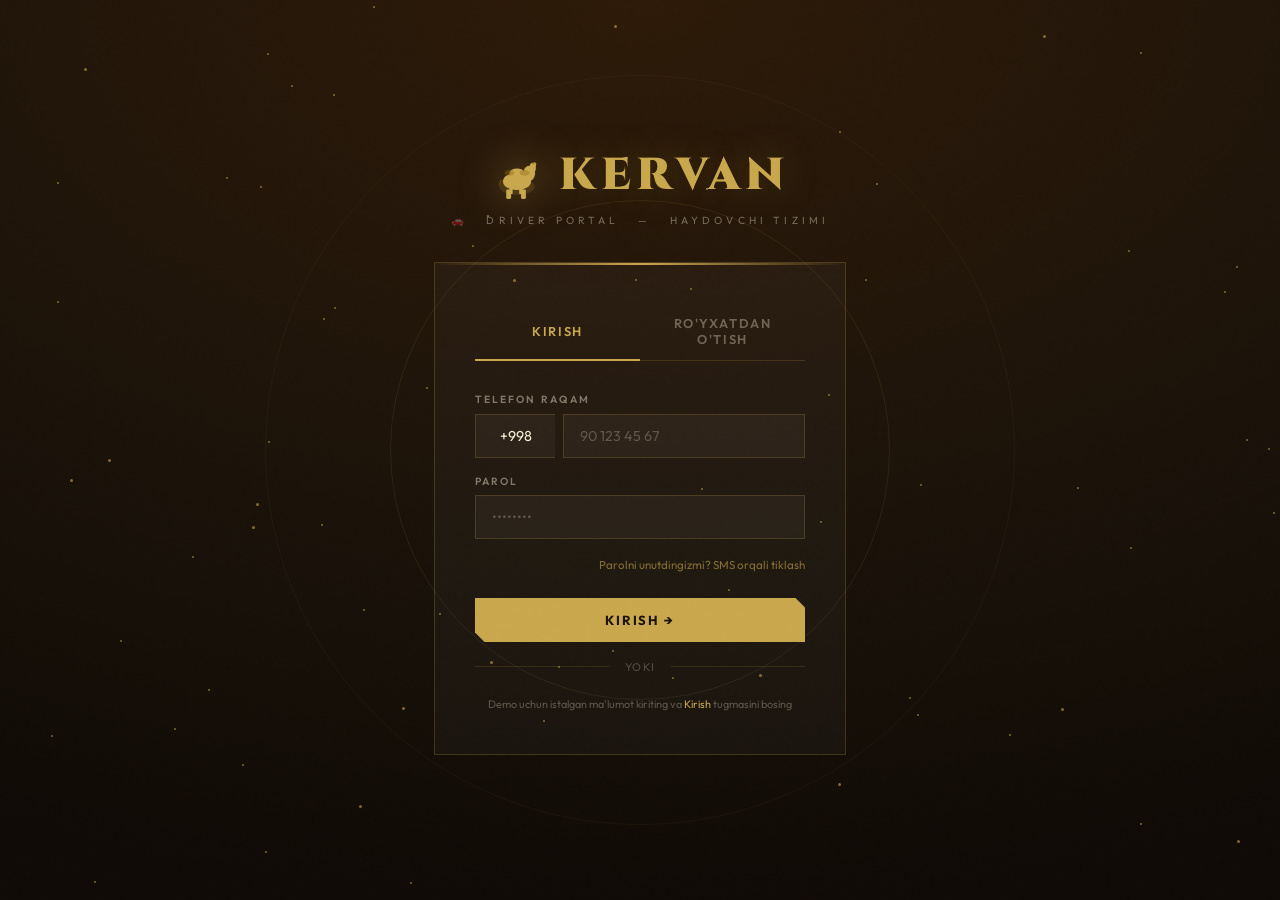
<file: driver.html>
<!DOCTYPE html>
<html lang="en" data-lang="en">
<head>
<meta charset="UTF-8">
<meta name="viewport" content="width=device-width, initial-scale=1.0">
<title>Kervan — Driver Portal</title>
<link rel="preconnect" href="https://fonts.googleapis.com">
<link rel="preconnect" href="https://fonts.gstatic.com" crossorigin>
<link href="https://fonts.googleapis.com/css2?family=Cinzel:wght@400;700;900&family=Outfit:wght@300;400;500;600;700&display=swap" rel="stylesheet">
<style>
/* ============================================================
   CSS VARIABLES & RESET
   ============================================================ */
:root {
  --gold: #C9A84C;
  --gold-light: #E8C97A;
  --gold-dark: #8B6914;
  --sand: #F5EDD6;
  --sand-dark: #E8D9B0;
  --ink: #1A1209;
  --ink-mid: #2D2010;
  --brown: #4A2C0A;
  --cream: #FDF8EE;
  --rust: #B5451B;
  --teal: #1A6B6B;
  --green: #2A7A3B;
  --green-light: #3DAB54;
  --red: #C0392B;
  --shadow: rgba(26,18,9,0.3);
  --panel: rgba(255,255,255,0.025);
  --border: rgba(201,168,76,0.18);
}
*, *::before, *::after { box-sizing: border-box; margin: 0; padding: 0; }
html { scroll-behavior: smooth; }
body {
  font-family: 'Outfit', sans-serif;
  background: var(--ink);
  color: var(--sand);
  overflow-x: hidden;
  min-height: 100vh;
}
body::after {
  content:'';
  position:fixed;inset:0;
  background-image:url("data:image/svg+xml,%3Csvg viewBox='0 0 200 200' xmlns='http://www.w3.org/2000/svg'%3E%3Cfilter id='n'%3E%3CfeTurbulence type='fractalNoise' baseFrequency='0.85' numOctaves='4' stitchTiles='stitch'/%3E%3C/filter%3E%3Crect width='100%25' height='100%25' filter='url(%23n)' opacity='0.035'/%3E%3C/svg%3E");
  pointer-events:none;z-index:9999;opacity:0.5;
}

/* ============================================================
   LOGIN / AUTH SCREEN
   ============================================================ */
#auth-screen {
  position: fixed; inset: 0; z-index: 5000;
  background: radial-gradient(ellipse 120% 100% at 50% 0%, #2D1A08 0%, #1A1209 60%, #0F0A05 100%);
  display: flex; align-items: center; justify-content: center;
  transition: opacity 0.7s ease, transform 0.7s ease;
}
#auth-screen.exit { opacity: 0; transform: scale(1.03); pointer-events: none; }
#auth-screen.gone { display: none; }

.auth-stars { position: absolute; inset: 0; overflow: hidden; pointer-events:none; }
.star {
  position:absolute; width:2px; height:2px;
  background:rgba(201,168,76,0.6); border-radius:50%;
  animation:twinkle var(--dur) ease-in-out infinite var(--delay);
}
@keyframes twinkle { 0%,100%{opacity:0.2;transform:scale(1);}50%{opacity:1;transform:scale(1.5);} }

.auth-ring {
  position:absolute; width:500px; height:500px;
  border:1px solid rgba(201,168,76,0.1); border-radius:50%;
  animation:rotateRing 25s linear infinite;
}
.auth-ring:nth-child(2){ width:750px;height:750px;border-color:rgba(201,168,76,0.05);animation-direction:reverse;animation-duration:40s; }
@keyframes rotateRing{ to{transform:rotate(360deg);} }

.auth-box {
  position: relative; z-index: 2;
  width: 100%; max-width: 460px;
  padding: 0 1.5rem;
  display: flex; flex-direction: column; align-items: center;
  animation: authRise 1s cubic-bezier(0.22,1,0.36,1) 0.3s both;
}
@keyframes authRise{ from{opacity:0;transform:translateY(30px);}to{opacity:1;transform:translateY(0);} }

.auth-logo {
  display: flex; align-items: center; gap: 0.9rem;
  margin-bottom: 0.5rem;
}
.auth-logo-camel { width: 54px; filter: drop-shadow(0 0 20px rgba(201,168,76,0.5)); }
.auth-logo-name {
  font-family: 'Cinzel', serif; font-size: 2.8rem; font-weight: 900;
  color: var(--gold); letter-spacing: 0.12em;
  text-shadow: 0 0 40px rgba(201,168,76,0.25);
}
.auth-role-badge {
  font-size: 0.65rem; letter-spacing: 0.4em; text-transform: uppercase;
  color: rgba(245,237,214,0.4); margin-bottom: 2.2rem;
}

.auth-card {
  width: 100%;
  background: rgba(255,255,255,0.028);
  border: 1px solid rgba(201,168,76,0.22);
  padding: 2.5rem;
  position: relative; overflow: hidden;
}
.auth-card::before {
  content:''; position:absolute; top:0; left:0; right:0; height:2px;
  background: linear-gradient(90deg, transparent, var(--gold), transparent);
}

.auth-tabs {
  display: flex; border-bottom: 1px solid var(--border); margin-bottom: 2rem;
}
.auth-tab {
  flex: 1; padding: 0.75rem; background: none; border: none; cursor: pointer;
  font-family: 'Outfit', sans-serif; font-size: 0.8rem; font-weight: 600;
  letter-spacing: 0.12em; text-transform: uppercase; color: rgba(245,237,214,0.35);
  transition: all 0.3s; border-bottom: 2px solid transparent; margin-bottom: -1px;
}
.auth-tab.active { color: var(--gold); border-bottom-color: var(--gold); }

.auth-form-panel { display: none; }
.auth-form-panel.active { display: flex; flex-direction: column; gap: 1.1rem; }

.field-group { display: flex; flex-direction: column; gap: 0.45rem; }
.field-label {
  font-size: 0.65rem; letter-spacing: 0.2em; text-transform: uppercase;
  color: rgba(245,237,214,0.45); font-weight: 600;
}
.field-input {
  background: rgba(255,255,255,0.04); border: 1px solid rgba(201,168,76,0.2);
  color: var(--sand); font-family: 'Outfit', sans-serif; font-size: 0.9rem;
  padding: 0.75rem 1rem; outline: none; transition: border-color 0.25s;
  width: 100%;
}
.field-input:focus { border-color: var(--gold); }
.field-input::placeholder { color: rgba(245,237,214,0.25); }

.field-row { display: grid; grid-template-columns: 1fr 1fr; gap: 0.8rem; }

.auth-btn {
  background: var(--gold); color: var(--ink); border: none; padding: 0.9rem;
  font-family: 'Outfit', sans-serif; font-size: 0.82rem; font-weight: 700;
  letter-spacing: 0.15em; text-transform: uppercase; cursor: pointer; transition: all 0.3s;
  clip-path: polygon(0 0, calc(100% - 10px) 0, 100% 10px, 100% 100%, 10px 100%, 0 calc(100% - 10px));
  margin-top: 0.5rem;
}
.auth-btn:hover { background: var(--gold-light); transform: translateY(-2px); }

.auth-divider {
  display: flex; align-items: center; gap: 1rem;
  font-size: 0.7rem; color: rgba(245,237,214,0.25); letter-spacing: 0.1em;
}
.auth-divider::before, .auth-divider::after {
  content:''; flex:1; height:1px; background: rgba(201,168,76,0.15);
}

.auth-forgot {
  text-align: right; font-size: 0.72rem; color: rgba(201,168,76,0.6);
  cursor: pointer; transition: color 0.2s;
}
.auth-forgot:hover { color: var(--gold); }

.auth-phone-group { display: flex; gap: 0.5rem; }
.auth-phone-prefix {
  background: rgba(255,255,255,0.04); border: 1px solid rgba(201,168,76,0.2);
  color: var(--sand); font-size: 0.9rem; padding: 0.75rem 0.8rem;
  font-family: 'Outfit', sans-serif; outline: none; width: 80px; text-align: center;
  border-right: none;
}
.auth-phone-prefix:focus { border-color: var(--gold); }
.auth-phone-group .field-input { border-left: 1px solid rgba(201,168,76,0.2); }

.auth-terms {
  font-size: 0.68rem; color: rgba(245,237,214,0.3); line-height: 1.6;
  text-align: center; margin-top: 0.3rem;
}
.auth-terms a { color: rgba(201,168,76,0.7); cursor: pointer; }

.auth-error {
  background: rgba(181,69,27,0.15); border: 1px solid rgba(181,69,27,0.4);
  color: #E8835A; font-size: 0.78rem; padding: 0.65rem 0.9rem;
  display: none; letter-spacing: 0.04em;
}
.auth-error.visible { display: block; }

.auth-success {
  background: rgba(42,122,59,0.15); border: 1px solid rgba(42,122,59,0.4);
  color: #7DD88A; font-size: 0.78rem; padding: 0.65rem 0.9rem;
  display: none; letter-spacing: 0.04em;
}
.auth-success.visible { display: block; }

/* OTP panel */
.otp-inputs { display: flex; gap: 0.7rem; justify-content: center; }
.otp-input {
  width: 52px; height: 60px; text-align: center; font-size: 1.5rem; font-weight: 700;
  background: rgba(255,255,255,0.04); border: 1px solid rgba(201,168,76,0.2);
  color: var(--gold); font-family: 'Cinzel', serif; outline: none; transition: border-color 0.2s;
}
.otp-input:focus { border-color: var(--gold); }
.otp-resend { font-size: 0.72rem; color: rgba(245,237,214,0.35); text-align: center; }
.otp-resend span { color: var(--gold); cursor: pointer; }

/* ============================================================
   MAIN LAYOUT
   ============================================================ */
#main-app { display: none; min-height: 100vh; }
#main-app.active { display: flex; }

.sidebar {
  width: 260px; min-height: 100vh; background: #0F0A05;
  border-right: 1px solid var(--border);
  display: flex; flex-direction: column;
  position: fixed; top:0; left:0; bottom:0;
  z-index: 100; transition: transform 0.3s;
}

.sidebar-logo {
  display: flex; align-items: center; gap: 0.7rem;
  padding: 1.5rem 1.8rem;
  border-bottom: 1px solid var(--border);
  text-decoration: none;
}
.sidebar-logo-camel { width: 32px; filter: drop-shadow(0 0 8px rgba(201,168,76,0.4)); }
.sidebar-logo-name { font-family: 'Cinzel', serif; font-size: 1.4rem; font-weight: 900; color: var(--gold); letter-spacing: 0.1em; }
.sidebar-logo-sub { font-size: 0.55rem; letter-spacing: 0.25em; color: rgba(245,237,214,0.3); text-transform: uppercase; }

.sidebar-profile {
  padding: 1.3rem 1.8rem;
  border-bottom: 1px solid var(--border);
  display: flex; align-items: center; gap: 0.9rem;
}
.sidebar-avatar {
  width: 46px; height: 46px; border-radius: 50%;
  background: linear-gradient(135deg, var(--gold-dark), var(--gold));
  display: flex; align-items: center; justify-content: center;
  font-family: 'Cinzel', serif; font-size: 1.1rem; font-weight: 700; color: var(--ink);
  flex-shrink: 0; position: relative; cursor: pointer;
}
.online-badge {
  position: absolute; bottom: 1px; right: 1px;
  width: 13px; height: 13px; border-radius: 50%;
  background: var(--green-light); border: 2px solid #0F0A05;
  transition: background 0.3s;
}
.online-badge.offline { background: #888; }
.sidebar-profile-info { flex: 1; min-width: 0; }
.sidebar-profile-name { font-size: 0.9rem; font-weight: 600; color: var(--cream); white-space: nowrap; overflow: hidden; text-overflow: ellipsis; }
.sidebar-profile-id { font-size: 0.67rem; color: rgba(245,237,214,0.35); letter-spacing: 0.08em; margin-top: 0.1rem; }
.sidebar-profile-status {
  font-size: 0.62rem; font-weight: 600; letter-spacing: 0.1em; text-transform: uppercase;
  color: var(--green-light); margin-top: 0.2rem; display: flex; align-items: center; gap: 0.3rem;
  cursor: pointer; transition: color 0.2s;
}
.sidebar-profile-status::before { content:''; width:6px; height:6px; border-radius:50%; background:currentColor; }
.sidebar-profile-status.offline { color: rgba(245,237,214,0.35); }

.sidebar-nav { flex: 1; padding: 1rem 0; overflow-y: auto; }
.nav-section-label {
  font-size: 0.58rem; letter-spacing: 0.3em; text-transform: uppercase;
  color: rgba(245,237,214,0.25); padding: 0.8rem 1.8rem 0.4rem;
  font-weight: 600;
}
.nav-item {
  display: flex; align-items: center; gap: 0.85rem;
  padding: 0.7rem 1.8rem; cursor: pointer; transition: all 0.2s;
  border-left: 2px solid transparent; position: relative;
  color: rgba(245,237,214,0.48); font-size: 0.85rem; font-weight: 500;
  text-decoration: none;
}
.nav-item:hover { color: var(--cream); background: rgba(201,168,76,0.06); }
.nav-item.active { color: var(--gold); background: rgba(201,168,76,0.1); border-left-color: var(--gold); }
.nav-item-icon { font-size: 1.05rem; width: 22px; text-align: center; flex-shrink: 0; }
.nav-badge {
  margin-left: auto; background: var(--rust); color: var(--cream);
  font-size: 0.6rem; font-weight: 700; padding: 0.15rem 0.5rem; border-radius: 999px;
  min-width: 18px; text-align: center;
}
.nav-badge.gold { background: var(--gold); color: var(--ink); }

.sidebar-bottom { padding: 1.3rem 1.8rem; border-top: 1px solid var(--border); }
.sidebar-toggle-online {
  width: 100%; padding: 0.7rem; background: rgba(42,122,59,0.15);
  border: 1px solid rgba(42,122,59,0.4); color: var(--green-light);
  font-family: 'Outfit', sans-serif; font-size: 0.78rem; font-weight: 700;
  letter-spacing: 0.12em; text-transform: uppercase; cursor: pointer;
  transition: all 0.3s; display: flex; align-items: center; justify-content: center; gap: 0.6rem;
}
.sidebar-toggle-online:hover { background: rgba(42,122,59,0.25); }
.sidebar-toggle-online.offline { background: rgba(255,255,255,0.04); border-color: rgba(255,255,255,0.12); color: rgba(245,237,214,0.4); }
.sidebar-toggle-online::before { content:'●'; font-size:0.65rem; }

/* ============================================================
   MAIN CONTENT
   ============================================================ */
.main-content {
  margin-left: 260px; flex: 1; min-height: 100vh;
  display: flex; flex-direction: column;
}

.topbar {
  background: rgba(15,10,5,0.9); backdrop-filter: blur(12px);
  border-bottom: 1px solid var(--border);
  padding: 0.9rem 2.5rem; display: flex; align-items: center; justify-content: space-between;
  position: sticky; top: 0; z-index: 50;
}
.topbar-left { display: flex; align-items: center; gap: 1.2rem; }
.page-title { font-family: 'Cinzel', serif; font-size: 1.1rem; font-weight: 700; color: var(--cream); letter-spacing: 0.06em; }
.page-breadcrumb { font-size: 0.72rem; color: rgba(245,237,214,0.3); letter-spacing: 0.08em; }
.topbar-right { display: flex; align-items: center; gap: 1rem; }

.topbar-btn {
  background: none; border: 1px solid var(--border); color: rgba(245,237,214,0.55);
  padding: 0.5rem 0.9rem; font-family: 'Outfit', sans-serif; font-size: 0.75rem;
  font-weight: 600; letter-spacing: 0.1em; text-transform: uppercase;
  cursor: pointer; transition: all 0.25s; display: flex; align-items: center; gap: 0.4rem;
}
.topbar-btn:hover { border-color: var(--gold); color: var(--gold); }
.topbar-btn.primary { background: var(--gold); border-color: var(--gold); color: var(--ink); }
.topbar-btn.primary:hover { background: var(--gold-light); }

.notif-dot { position: relative; display: flex; align-items: center; }
.notif-dot::after {
  content:''; position:absolute; top:-2px; right:-2px;
  width:8px; height:8px; background: var(--rust); border-radius:50%;
  border: 2px solid #0F0A05;
}

.page { display: none; padding: 2rem 2.5rem; animation: pageFade 0.3s ease; }
.page.active { display: block; }
@keyframes pageFade { from{opacity:0;transform:translateY(8px);} to{opacity:1;transform:translateY(0);} }

.card {
  background: var(--panel); border: 1px solid var(--border);
  padding: 1.6rem; position: relative; overflow: hidden;
}
.card-label { font-size: 0.62rem; letter-spacing: 0.22em; text-transform: uppercase; color: rgba(245,237,214,0.35); margin-bottom: 0.5rem; font-weight: 600; }
.card-value { font-family: 'Cinzel', serif; font-size: 2rem; font-weight: 700; color: var(--cream); line-height: 1; }
.card-value.gold { color: var(--gold); }

.grid-4 { display: grid; grid-template-columns: repeat(4,1fr); gap: 1.3rem; }
.grid-2 { display: grid; grid-template-columns: 1fr 1fr; gap: 1.3rem; }

.toast {
  position:fixed; bottom:2rem; right:2rem; z-index:9000;
  background:var(--ink-mid); border:1px solid var(--gold);
  padding:0.9rem 1.4rem; max-width:320px;
  display:flex; align-items:flex-start; gap:0.8rem;
  animation:toastIn 0.4s cubic-bezier(0.22,1,0.36,1);
  box-shadow:0 20px 50px rgba(0,0,0,0.4);
}
@keyframes toastIn { from{opacity:0;transform:translateX(30px);} to{opacity:1;transform:translateX(0);} }
.toast.exit { animation:toastOut 0.3s ease forwards; }
@keyframes toastOut { to{opacity:0;transform:translateX(30px);} }
.toast-icon { font-size:1.1rem; flex-shrink:0; margin-top:0.1rem; }
.toast-text { flex:1; }
.toast-title { font-size:0.82rem; font-weight:700; color:var(--cream); margin-bottom:0.2rem; }
.toast-msg { font-size:0.75rem; color:rgba(245,237,214,0.5); line-height:1.5; }

@media (max-width: 768px) {
  .sidebar { transform: translateX(-260px); }
  .main-content { margin-left: 0; }
  .grid-4 { grid-template-columns: repeat(2,1fr); }
  .grid-2 { grid-template-columns: 1fr; }
}
</style>
</head>
<body>

<!-- ============================================================
     AUTH SCREEN
     ============================================================ -->
<div id="auth-screen">
  <div class="auth-stars" id="auth-stars"></div>
  <div class="auth-ring"></div>
  <div class="auth-ring"></div>

  <div class="auth-box">
    <div class="auth-logo">
      <svg class="auth-logo-camel" viewBox="0 0 200 200" xmlns="http://www.w3.org/2000/svg">
        <ellipse cx="100" cy="140" rx="65" ry="30" fill="#C9A84C" opacity="0.15"/>
        <rect x="60" y="150" width="18" height="35" rx="5" fill="#C9A84C"/>
        <rect x="115" y="150" width="18" height="35" rx="5" fill="#C9A84C"/>
        <rect x="72" y="140" width="12" height="28" rx="4" fill="#C9A84C"/>
        <rect x="108" y="140" width="12" height="28" rx="4" fill="#C9A84C"/>
        <ellipse cx="100" cy="120" rx="52" ry="32" fill="#C9A84C"/>
        <ellipse cx="145" cy="90" rx="22" ry="28" fill="#C9A84C"/>
        <ellipse cx="100" cy="88" rx="28" ry="16" fill="#C9A84C"/>
        <ellipse cx="158" cy="70" rx="12" ry="20" fill="#C9A84C"/>
        <circle cx="163" cy="58" r="8" fill="#C9A84C"/>
        <ellipse cx="167" cy="53" rx="4" ry="3" fill="#C9A84C"/>
        <circle cx="159" cy="52" r="2" fill="#1A1209"/>
        <path d="M 162 56 Q 170 50 174 54" stroke="#8B6914" stroke-width="1.5" fill="none" stroke-linecap="round"/>
        <ellipse cx="72" cy="88" rx="18" ry="10" fill="#8B6914" opacity="0.4"/>
        <ellipse cx="128" cy="88" rx="18" ry="10" fill="#8B6914" opacity="0.4"/>
        <path d="M 48 120 Q 35 110 38 125" stroke="#8B6914" stroke-width="3" fill="none" stroke-linecap="round"/>
        <path d="M 38 125 Q 30 130 35 135" stroke="#8B6914" stroke-width="2" fill="none" stroke-linecap="round"/>
      </svg>
      <span class="auth-logo-name">KERVAN</span>
    </div>
    <div class="auth-role-badge">🚗 &nbsp; Driver Portal &nbsp; — &nbsp; Haydovchi Tizimi</div>

    <div class="auth-card">
      <div class="auth-tabs">
        <button class="auth-tab active" onclick="switchAuthTab('login')">Kirish</button>
        <button class="auth-tab" onclick="switchAuthTab('register')">Ro'yxatdan o'tish</button>
      </div>

      <div class="auth-form-panel active" id="panel-login">
        <div class="auth-error" id="login-error">Telefon raqam yoki parol noto'g'ri.</div>
        <div class="field-group">
          <div class="field-label">Telefon raqam</div>
          <div class="auth-phone-group">
            <input class="auth-phone-prefix" value="+998" readonly>
            <input class="field-input" id="login-phone" type="tel" placeholder="90 123 45 67" maxlength="12">
          </div>
        </div>
        <div class="field-group">
          <div class="field-label">Parol</div>
          <input class="field-input" id="login-pass" type="password" placeholder="••••••••">
        </div>
        <div class="auth-forgot" onclick="showOtpPanel()">Parolni unutdingizmi? SMS orqali tiklash</div>
        <button class="auth-btn" onclick="doLogin()">Kirish →</button>
        <div class="auth-divider">YOKI</div>
        <div class="auth-terms">Demo uchun istalgan ma'lumot kiriting va <span style="color:var(--gold)">Kirish</span> tugmasini bosing</div>
      </div>

      <div class="auth-form-panel" id="panel-otp">
        <div class="auth-success" id="otp-sent" style="display:block;">SMS kod yuborildi: +998 ** *** ** **</div>
        <div class="field-group">
          <div class="field-label" style="text-align:center;">SMS kodini kiriting</div>
          <div class="otp-inputs">
            <input class="otp-input" maxlength="1" oninput="otpMove(this,1)">
            <input class="otp-input" maxlength="1" oninput="otpMove(this,2)">
            <input class="otp-input" maxlength="1" oninput="otpMove(this,3)">
            <input class="otp-input" maxlength="1" oninput="otpMove(this,4)">
          </div>
        </div>
        <div class="otp-resend">Kodni olmadingizmi? <span onclick="showToast('📱','SMS qayta yuborildi','30 soniyada qayta so\'rang')">Qayta yuborish</span></div>
        <button class="auth-btn" onclick="doLogin()">Tasdiqlash →</button>
        <button class="auth-btn" style="background:none;border:1px solid var(--border);color:rgba(245,237,214,0.5);margin-top:0;" onclick="switchAuthTab('login')">← Orqaga</button>
      </div>

      <div class="auth-form-panel" id="panel-register">
        <div class="auth-error" id="reg-error"></div>
        <div class="field-row">
          <div class="field-group">
            <div class="field-label">Ism</div>
            <input class="field-input" id="reg-fname" placeholder="Jasur">
          </div>
          <div class="field-group">
            <div class="field-label">Familya</div>
            <input class="field-input" id="reg-lname" placeholder="Toshmatov">
          </div>
        </div>
        <div class="field-group">
          <div class="field-label">Telefon raqam</div>
          <div class="auth-phone-group">
            <input class="auth-phone-prefix" value="+998" readonly>
            <input class="field-input" id="reg-phone" type="tel" placeholder="90 123 45 67">
          </div>
        </div>
        <div class="field-group">
          <div class="field-label">Parol</div>
          <input class="field-input" id="reg-pass" type="password" placeholder="Kamida 8 belgi">
        </div>
        <div class="field-group">
          <div class="field-label">Parolni tasdiqlang</div>
          <input class="field-input" id="reg-pass2" type="password" placeholder="••••••••">
        </div>
        <div class="field-group">
          <div class="field-label">Shahar</div>
          <select class="field-input" id="reg-city">
            <option value="">Shaharni tanlang...</option>
            <option>Toshkent</option><option>Samarqand</option><option>Buxoro</option>
            <option>Namangan</option><option>Andijon</option><option>Farg'ona</option>
            <option>Nukus</option><option>Urganch</option><option>Termiz</option>
          </select>
        </div>
        <button class="auth-btn" onclick="doRegister()">Ro'yxatdan o'tish →</button>
        <div class="auth-terms">Ro'yxatdan o'tish orqali siz Kervan <a>Foydalanish shartlari</a> va <a>Maxfiylik siyosatimiz</a>ga rozilik bildirasiz.</div>
      </div>
    </div>
  </div>
</div>

<!-- ============================================================
     MAIN APPLICATION
     ============================================================ -->
<div id="main-app">
  <aside class="sidebar">
    <a class="sidebar-logo" href="#">
      <svg class="sidebar-logo-camel" viewBox="0 0 200 200" xmlns="http://www.w3.org/2000/svg">
        <ellipse cx="100" cy="140" rx="65" ry="30" fill="#C9A84C" opacity="0.15"/>
        <rect x="60" y="150" width="18" height="35" rx="5" fill="#C9A84C"/>
        <rect x="115" y="150" width="18" height="35" rx="5" fill="#C9A84C"/>
        <rect x="72" y="140" width="12" height="28" rx="4" fill="#C9A84C"/>
        <rect x="108" y="140" width="12" height="28" rx="4" fill="#C9A84C"/>
        <ellipse cx="100" cy="120" rx="52" ry="32" fill="#C9A84C"/>
        <ellipse cx="145" cy="90" rx="22" ry="28" fill="#C9A84C"/>
        <ellipse cx="100" cy="88" rx="28" ry="16" fill="#C9A84C"/>
        <ellipse cx="158" cy="70" rx="12" ry="20" fill="#C9A84C"/>
        <circle cx="163" cy="58" r="8" fill="#C9A84C"/>
        <circle cx="159" cy="52" r="2" fill="#1A1209"/>
      </svg>
      <div>
        <div class="sidebar-logo-name">KERVAN</div>
        <div class="sidebar-logo-sub">Driver Portal</div>
      </div>
    </a>

    <div class="sidebar-profile">
      <div class="sidebar-avatar" onclick="navigate('dashboard')">
        <span id="avatar-initials">JT</span>
        <div class="online-badge" id="online-badge"></div>
      </div>
      <div class="sidebar-profile-info">
        <div class="sidebar-profile-name">Jasur Toshmatov</div>
        <div class="sidebar-profile-id">ID: KRV-04821</div>
        <div class="sidebar-profile-status" id="status-label" onclick="toggleOnline()">Onlayn</div>
      </div>
    </div>

    <nav class="sidebar-nav">
      <div class="nav-section-label">Asosiy</div>
      <a class="nav-item active" id="nav-dashboard" onclick="navigate('dashboard')">
        <span class="nav-item-icon">🏠</span> Dashboard
      </a>
      <a class="nav-item" id="nav-trips" onclick="navigate('trips')">
        <span class="nav-item-icon">🗺️</span> Sayohatlar
      </a>
      <a class="nav-item" id="nav-earnings" onclick="navigate('earnings')">
        <span class="nav-item-icon">💰</span> Daromad
      </a>
      <div class="nav-section-label">Mening Hisobim</div>
      <a class="nav-item" id="nav-profile" onclick="navigate('profile')">
        <span class="nav-item-icon">👤</span> Profil
      </a>
      <a class="nav-item" id="nav-vehicle" onclick="navigate('vehicle')">
        <span class="nav-item-icon">🚗</span> Avtomobil
      </a>
      <a class="nav-item" id="nav-notifications" onclick="navigate('notifications')">
        <span class="nav-item-icon">🔔</span> Bildirishnomalar
      </a>
      <div class="nav-section-label">Yordam</div>
      <a class="nav-item" id="nav-support" onclick="navigate('support')">
        <span class="nav-item-icon">❓</span> Yordam markazi
      </a>
      <a class="nav-item" onclick="doLogout()">
        <span class="nav-item-icon">🚪</span> Chiqish
      </a>
    </nav>

    <div class="sidebar-bottom">
      <button class="sidebar-toggle-online" id="online-toggle" onclick="toggleOnline()">
        ONLAYN &nbsp; ●
      </button>
    </div>
  </aside>

  <div class="main-content">
    <div class="topbar">
      <div class="topbar-left">
        <span class="page-title" id="topbar-title">Dashboard</span>
        <span class="page-breadcrumb" id="topbar-breadcrumb">Xush kelibsiz!</span>
      </div>
      <div class="topbar-right">
        <button class="topbar-btn primary" onclick="toggleOnline()" id="topbar-status-btn">● Onlayn</button>
      </div>
    </div>

    <div class="page active" id="page-dashboard">
      <div class="grid-4">
        <div class="card">
          <div class="card-label">Bugungi daromad</div>
          <div class="card-value gold">187,500</div>
          <div style="font-size:0.72rem;color:rgba(245,237,214,0.35);margin-top:0.5rem;">↑ +12% kecha</div>
        </div>
        <div class="card">
          <div class="card-label">Bugungi sayohatlar</div>
          <div class="card-value">8</div>
          <div style="font-size:0.72rem;color:rgba(245,237,214,0.35);margin-top:0.5rem;">Maqsad: 12 ta</div>
        </div>
        <div class="card">
          <div class="card-label">Reyting</div>
          <div class="card-value gold">4.9</div>
          <div style="font-size:0.72rem;color:rgba(245,237,214,0.35);margin-top:0.5rem;">412 baho</div>
        </div>
        <div class="card">
          <div class="card-label">Qabul darajasi</div>
          <div class="card-value" style="color:#3DAB54">93%</div>
          <div style="font-size:0.72rem;color:rgba(245,237,214,0.35);margin-top:0.5rem;">↑ Zo'r!</div>
        </div>
      </div>

      <!-- RECENT TRIPS SECTION -->
      <div class="card" style="margin-top: 2rem;">
        <div style="display: flex; justify-content: space-between; align-items: center; margin-bottom: 1.5rem;">
          <div style="font-family: 'Cinzel', serif; font-size: 1rem; font-weight: 700; color: var(--cream); letter-spacing: 0.06em;">So'nggi sayohatlar</div>
          <a href="#" style="font-size: 0.75rem; color: rgba(201,168,76,0.6); text-decoration: none; letter-spacing: 0.1em;">Barchasi →</a>
        </div>
        
        <div style="display: flex; flex-direction: column; gap: 1rem;">
          <div style="display: flex; align-items: center; justify-content: space-between; padding: 0.8rem; background: rgba(255,255,255,0.02); border-left: 3px solid var(--green-light); border-radius: 4px;">
            <div style="flex: 1;">
              <div style="font-size: 0.9rem; font-weight: 600; color: var(--cream);">Tashkent → Samarkand</div>
              <div style="font-size: 0.75rem; color: rgba(245,237,214,0.5); margin-top: 0.2rem;">Bugun, 11:32 · 340 km</div>
            </div>
            <div style="text-align: right;">
              <div style="font-size: 0.9rem; font-weight: 700; color: var(--gold);">153,000 SO'M</div>
              <div style="font-size: 0.75rem; color: var(--gold); margin-top: 0.2rem;">⭐ 5</div>
            </div>
          </div>

          <div style="display: flex; align-items: center; justify-content: space-between; padding: 0.8rem; background: rgba(255,255,255,0.02); border-left: 3px solid var(--green-light); border-radius: 4px;">
            <div style="flex: 1;">
              <div style="font-size: 0.9rem; font-weight: 600; color: var(--cream);">Tashkent → Jizzakh</div>
              <div style="font-size: 0.75rem; color: rgba(245,237,214,0.5); margin-top: 0.2rem;">Bugun, 08:55 · 200 km</div>
            </div>
            <div style="text-align: right;">
              <div style="font-size: 0.9rem; font-weight: 700; color: var(--gold);">90,000 SO'M</div>
              <div style="font-size: 0.75rem; color: var(--gold); margin-top: 0.2rem;">⭐ 5</div>
            </div>
          </div>

          <div style="display: flex; align-items: center; justify-content: space-between; padding: 0.8rem; background: rgba(255,255,255,0.02); border-left: 3px solid var(--gold); border-radius: 4px;">
            <div style="flex: 1;">
              <div style="font-size: 0.9rem; font-weight: 600; color: var(--cream);">Samarkand → Tashkent</div>
              <div style="font-size: 0.75rem; color: rgba(245,237,214,0.5); margin-top: 0.2rem;">Kecha, 18:20 · 340 km</div>
            </div>
            <div style="text-align: right;">
              <div style="font-size: 0.9rem; font-weight: 700; color: var(--gold);">150,000 SO'M</div>
              <div style="font-size: 0.75rem; color: var(--gold); margin-top: 0.2rem;">⭐ 4</div>
            </div>
          </div>
        </div>
      </div>

      <!-- EARNINGS SECTION -->
      <div style="display: grid; grid-template-columns: 1fr 1fr; gap: 1.3rem; margin-top: 2rem;">
        <div class="card">
          <div style="font-family: 'Cinzel', serif; font-size: 0.95rem; font-weight: 700; color: var(--cream); letter-spacing: 0.06em; margin-bottom: 1rem;">Bugungi maqsad</div>
          <div style="display: flex; align-items: flex-end; gap: 0.5rem;">
            <div style="font-family: 'Cinzel', serif; font-size: 1.8rem; font-weight: 700; color: var(--gold);">187,500</div>
            <div style="font-size: 0.75rem; color: rgba(245,237,214,0.5); margin-bottom: 0.3rem;">SO'M / 300,000</div>
          </div>
          <div style="width: 100%; height: 6px; background: rgba(255,255,255,0.05); border-radius: 3px; margin-top: 0.8rem; overflow: hidden;">
            <div style="width: 62%; height: 100%; background: var(--gold); border-radius: 3px;"></div>
          </div>
        </div>

        <div class="card" style="background: rgba(181,69,27,0.08); border-color: rgba(181,69,27,0.3);">
          <div style="display: flex; align-items: center; gap: 0.5rem; margin-bottom: 0.8rem;">
            <span style="font-size: 1rem;">🎁</span>
            <span style="font-size: 0.8rem; letter-spacing: 0.15em; text-transform: uppercase; color: rgba(245,237,214,0.45); font-weight: 600;">Bonus zonasi faol</span>
          </div>
          <div style="font-size: 0.85rem; color: rgba(245,237,214,0.7); margin-bottom: 0.5rem;"><strong>Tashkent — Samarkand yo'li</strong></div>
          <div style="font-size: 0.75rem; color: rgba(245,237,214,0.5); line-height: 1.6;">Hazir bu yo'lishda sayohat qilsangiz, tarifga +20% bonus qo'shiladiColorSpace</div>
          <button style="margin-top: 0.8rem; background: rgba(181,69,27,0.2); border: 1px solid rgba(181,69,27,0.4); color: #E8835A; padding: 0.5rem 0.8rem; font-size: 0.75rem; font-weight: 600; letter-spacing: 0.1em; cursor: pointer; border-radius: 4px; font-family: 'Outfit', sans-serif;">Yo'lni tanlash →</button>
        </div>
      </div>
    </div>

    <div class="page" id="page-trips" style="padding-left:2.5rem;padding-right:2.5rem;">
      <h2 style="font-family:'Cinzel',serif;font-size:1.2rem;margin-bottom:1rem;color:var(--cream);">Sayohatlar</h2>
      <div class="card">
        <p style="color:rgba(245,237,214,0.5);">Sayohatlar tarixi va statistika shu yerda ko'rsatiladi.</p>
      </div>
    </div>

    <div class="page" id="page-earnings" style="padding-left:2.5rem;padding-right:2.5rem;">
      <h2 style="font-family:'Cinzel',serif;font-size:1.2rem;margin-bottom:1rem;color:var(--cream);">Daromad</h2>
      <div class="card">
        <p style="color:rgba(245,237,214,0.5);">Daromad va to'lovlar statistikasi shu yerda ko'rsatiladi.</p>
      </div>
    </div>

    <div class="page" id="page-profile" style="padding-left:2.5rem;padding-right:2.5rem;">
      <h2 style="font-family:'Cinzel',serif;font-size:1.2rem;margin-bottom:1rem;color:var(--cream);">Profil</h2>
      <div class="card">
        <p style="color:rgba(245,237,214,0.5);">Profil ma'lumotlari shu yerda ko'rsatiladi.</p>
      </div>
    </div>

    <div class="page" id="page-vehicle" style="padding-left:2.5rem;padding-right:2.5rem;">
      <h2 style="font-family:'Cinzel',serif;font-size:1.2rem;margin-bottom:1rem;color:var(--cream);">Avtomobil</h2>
      <div class="card">
        <p style="color:rgba(245,237,214,0.5);">Avtomobil ma'lumotlari shu yerda ko'rsatiladi.</p>
      </div>
    </div>

    <div class="page" id="page-notifications" style="padding-left:2.5rem;padding-right:2.5rem;">
      <h2 style="font-family:'Cinzel',serif;font-size:1.2rem;margin-bottom:1rem;color:var(--cream);">Bildirishnomalar</h2>
      <div class="card">
        <p style="color:rgba(245,237,214,0.5);">Bildirishnomalar shu yerda ko'rsatiladi.</p>
      </div>
    </div>

    <div class="page" id="page-support" style="padding-left:2.5rem;padding-right:2.5rem;">
      <h2 style="font-family:'Cinzel',serif;font-size:1.2rem;margin-bottom:1rem;color:var(--cream);">Yordam markazi</h2>
      <div class="card">
        <p style="color:rgba(245,237,214,0.5);">Yordam va ko'mak shu yerda ko'rsatiladi.</p>
      </div>
    </div>
  </div>
</div>

<div id="toast-container"></div>

<script>
/* Auth stars */
(function(){
  const c=document.getElementById('auth-stars');
  for(let i=0;i<70;i++){
    const s=document.createElement('div');s.className='star';
    s.style.cssText=`left:${Math.random()*100}%;top:${Math.random()*100}%;--dur:${2+Math.random()*3}s;--delay:${Math.random()*3}s;`;
    if(Math.random()>0.75)s.style.width=s.style.height='3px';
    c.appendChild(s);
  }
})();

let isOnline=true;

function switchAuthTab(tab){
  document.querySelectorAll('.auth-tab').forEach(t=>t.classList.remove('active'));
  document.querySelectorAll('.auth-form-panel').forEach(p=>p.classList.remove('active'));
  const idx={'login':0,'register':1,'otp':2}[tab]||0;
  document.querySelectorAll('.auth-tab')[idx].classList.add('active');
  document.getElementById('panel-'+tab)?.classList.add('active');
}

function showOtpPanel(){
  switchAuthTab('otp');
}

function otpMove(el,idx){
  if(el.value.length===1 && idx<4){
    document.querySelectorAll('.otp-input')[idx].focus();
  }
}

function doLogin(){
  const phone=document.getElementById('login-phone').value;
  const pass=document.getElementById('login-pass').value;
  if(!phone||!pass){showToast('⚠️','Xatolik','Telefon va parolni kiriting');return;}
  setTimeout(()=>launchApp('Jasur Toshmatov'),400);
}

function doRegister(){
  const fn=document.getElementById('reg-fname').value;
  const ln=document.getElementById('reg-lname').value;
  if(!fn||!ln){showToast('⚠️','Xatolik','Ism va familyani kiriting');return;}
  showOtpPanel();
  window._regName=fn+' '+ln;
}

function launchApp(name){
  document.getElementById('auth-screen').classList.add('exit');
  setTimeout(()=>{
    document.getElementById('auth-screen').classList.add('gone');
    document.getElementById('main-app').classList.add('active');
    const n=window._regName||name;
    const initials=n.split(' ').map(w=>w[0]||'').join('').toUpperCase();
    document.getElementById('avatar-initials').textContent=initials;
    document.getElementById('topbar-breadcrumb').textContent='Xush kelibsiz, '+n.split(' ')[0]+'!';
  },750);
}

const pages={
  dashboard:{title:'Dashboard',breadcrumb:'Bugungi holat'},
  trips:{title:'Sayohatlar',breadcrumb:'Tarix'},
  earnings:{title:'Daromad',breadcrumb:'Moliyaviy hisobot'},
  profile:{title:'Profil',breadcrumb:'Shaxsiy ma\'lumotlar'},
  vehicle:{title:'Avtomobil',breadcrumb:'Texnik holat'},
  notifications:{title:'Bildirishnomalar',breadcrumb:'Yangiliklar'},
  support:{title:'Yordam',breadcrumb:'Murojaat'},
};

function navigate(page){
  document.querySelectorAll('.page').forEach(p=>p.classList.remove('active'));
  document.querySelectorAll('.nav-item').forEach(n=>n.classList.remove('active'));
  document.getElementById('page-'+page)?.classList.add('active');
  document.getElementById('nav-'+page)?.classList.add('active');
  const info=pages[page]||{};
  document.getElementById('topbar-title').textContent=info.title||page;
  document.getElementById('topbar-breadcrumb').textContent=info.breadcrumb||'';
}

function toggleOnline(){
  isOnline=!isOnline;
  const badge=document.getElementById('online-badge');
  const label=document.getElementById('status-label');
  const btn=document.getElementById('online-toggle');
  const topBtn=document.getElementById('topbar-status-btn');
  if(isOnline){
    badge.classList.remove('offline');
    label.textContent='Onlayn';
    btn.innerHTML='ONLAYN &nbsp; ●';
    topBtn.textContent='● Onlayn';
    showToast('🟢','Onlayn','Buyurtmalar qabul qilinmoqda');
  }else{
    badge.classList.add('offline');
    label.textContent='Oflayn';
    btn.innerHTML='OFLAYN &nbsp; ○';
    topBtn.textContent='○ Oflayn';
    showToast('🔴','Oflayn','Buyurtmalar to\'xtatildi');
  }
}

function doLogout(){
  const auth=document.getElementById('auth-screen');
  const app=document.getElementById('main-app');
  app.classList.remove('active');
  auth.classList.remove('exit','gone');
  location.href='index.html';
}

function showToast(icon,title,msg){
  const c=document.getElementById('toast-container');
  const t=document.createElement('div');
  t.className='toast';
  t.innerHTML=`<div class="toast-icon">${icon}</div><div class="toast-text"><div class="toast-title">${title}</div><div class="toast-msg">${msg}</div></div>`;
  c.appendChild(t);
  setTimeout(()=>{
    t.classList.add('exit');
    setTimeout(()=>t.remove(),350);
  },3500);
}
</script>
</body>
</html>
</file>
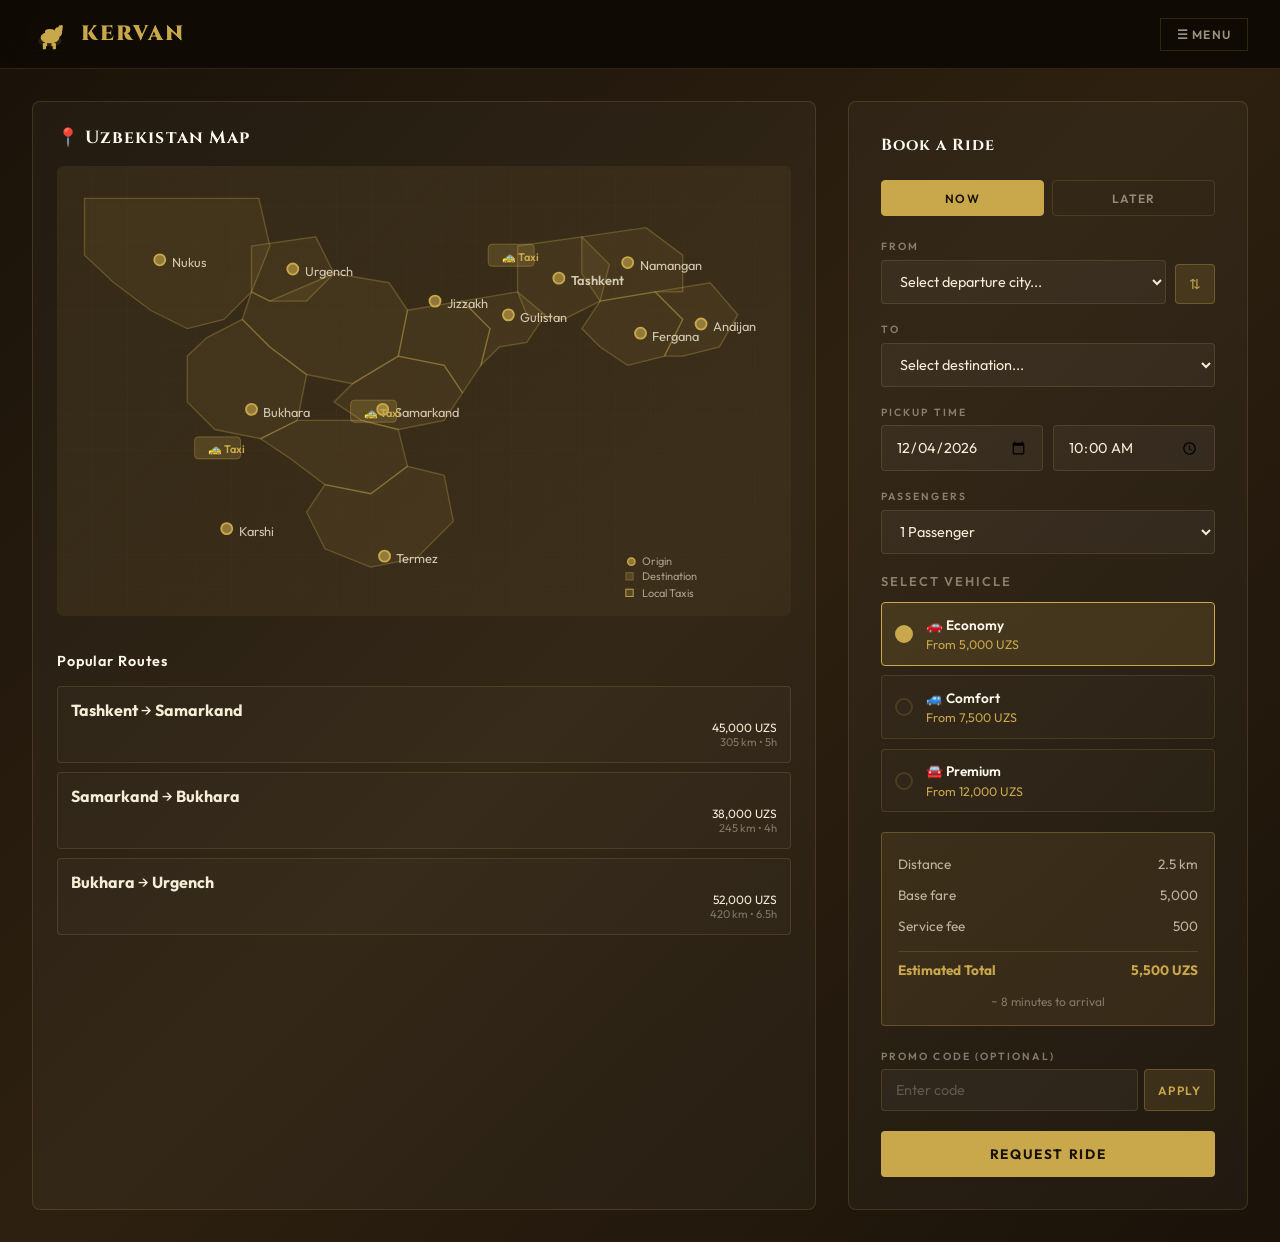
<file: passenger.html>
<!DOCTYPE html>
<html lang="en" data-lang="en">
<head>
<meta charset="UTF-8">
<meta name="viewport" content="width=device-width, initial-scale=1.0">
<title>Kervan — Book a Ride</title>
<link rel="preconnect" href="https://fonts.googleapis.com">
<link rel="preconnect" href="https://fonts.gstatic.com" crossorigin>
<link href="https://fonts.googleapis.com/css2?family=Cinzel:wght@400;700;900&family=Outfit:wght@300;400;500;600;700&display=swap" rel="stylesheet">
<style>
:root {
  --gold: #C9A84C;
  --gold-light: #E8C97A;
  --gold-dark: #8B6914;
  --sand: #F5EDD6;
  --sand-dark: #E8D9B0;
  --ink: #1A1209;
  --ink-mid: #2D2010;
  --brown: #4A2C0A;
  --cream: #FDF8EE;
  --rust: #B5451B;
  --teal: #1A6B6B;
  --green: #2A7A3B;
  --green-light: #3DAB54;
  --red: #C0392B;
  --shadow: rgba(26,18,9,0.3);
  --panel: rgba(255,255,255,0.025);
  --border: rgba(201,168,76,0.18);
}
* { box-sizing: border-box; margin: 0; padding: 0; }
html { scroll-behavior: smooth; }
body {
  font-family: 'Outfit', sans-serif;
  background: linear-gradient(135deg, #1A1209 0%, #2D2010 50%, #1A1209 100%);
  color: var(--sand);
  min-height: 100vh;
  overflow-x: hidden;
}

/* HEADER */
.passenger-header {
  background: rgba(15,10,5,0.95); backdrop-filter: blur(12px);
  border-bottom: 1px solid var(--border);
  padding: 1rem 2rem;
  display: flex; align-items: center; justify-content: space-between;
  position: sticky; top: 0; z-index: 100;
}
.header-logo {
  display: flex; align-items: center; gap: 0.8rem;
  text-decoration: none;
}
.header-logo-camel { width: 36px; }
.header-logo-name { font-family: 'Cinzel', serif; font-size: 1.3rem; font-weight: 900; color: var(--gold); letter-spacing: 0.1em; }
.header-btn {
  background: none; border: 1px solid var(--border); color: rgba(245,237,214,0.6);
  padding: 0.5rem 1rem; font-family: 'Outfit', sans-serif; font-size: 0.75rem;
  font-weight: 600; letter-spacing: 0.1em; text-transform: uppercase;
  cursor: pointer; transition: all 0.3s;
}
.header-btn:hover { border-color: var(--gold); color: var(--gold); }

/* MAIN CONTAINER */
.passenger-container {
  max-width: 1400px; margin: 0 auto; padding: 2rem;
  display: grid; grid-template-columns: 1fr 400px; gap: 2rem;
}

/* MAP SECTION */
.map-section {
  background: rgba(255,255,255,0.03); border: 1px solid var(--border);
  padding: 1.5rem; border-radius: 8px; position: relative; min-height: 500px;
}
.map-title {
  font-family: 'Cinzel', serif; font-size: 1.1rem; font-weight: 700;
  color: var(--cream); margin-bottom: 1rem; letter-spacing: 0.06em;
}
.map-placeholder {
  width: 100%; height: 450px; background: linear-gradient(135deg, rgba(201,168,76,0.1), rgba(201,168,76,0.05));
  border: 1px dashed var(--border); border-radius: 6px;
  display: flex; align-items: center; justify-content: center;
  flex-direction: column; gap: 1rem; color: rgba(245,237,214,0.3);
}
.map-icon { font-size: 3rem; }

/* BOOKING PANEL */
.booking-panel {
  background: rgba(255,255,255,0.03); border: 1px solid var(--border);
  padding: 2rem; border-radius: 8px;
}
.panel-title {
  font-family: 'Cinzel', serif; font-size: 1rem; font-weight: 700;
  color: var(--cream); margin-bottom: 1.5rem; letter-spacing: 0.06em;
}

.booking-tabs {
  display: flex; gap: 0.5rem; margin-bottom: 1.5rem;
}
.booking-tab {
  flex: 1; padding: 0.6rem; background: none; border: 1px solid var(--border);
  color: rgba(245,237,214,0.5); font-family: 'Outfit', sans-serif; font-size: 0.75rem;
  font-weight: 600; letter-spacing: 0.1em; text-transform: uppercase;
  cursor: pointer; transition: all 0.3s; border-radius: 4px;
}
.booking-tab.active { background: var(--gold); color: var(--ink); border-color: var(--gold); }

.form-group {
  display: flex; flex-direction: column; gap: 0.4rem; margin-bottom: 1.2rem;
}
.form-label {
  font-size: 0.65rem; letter-spacing: 0.2em; text-transform: uppercase;
  color: rgba(245,237,214,0.45); font-weight: 600;
}
.form-input, .form-select {
  background: rgba(255,255,255,0.04); border: 1px solid var(--border);
  color: var(--sand); font-family: 'Outfit', sans-serif; font-size: 0.9rem;
  padding: 0.7rem 0.9rem; outline: none; transition: border-color 0.3s; border-radius: 4px;
  width: 100%;
}
.form-input:focus, .form-select:focus { border-color: var(--gold); }
.form-input::placeholder { color: rgba(245,237,214,0.25); }

.location-row {
  display: grid; grid-template-columns: 1fr auto; gap: 0.6rem;
}
.swap-btn {
  align-self: flex-end; background: rgba(201,168,76,0.15); border: 1px solid rgba(201,168,76,0.3);
  color: var(--gold); font-size: 0.9rem; padding: 0.7rem 0.8rem; cursor: pointer;
  transition: all 0.3s; border-radius: 4px;
}
.swap-btn:hover { background: rgba(201,168,76,0.25); }

.date-time-row {
  display: grid; grid-template-columns: 1fr 1fr; gap: 0.6rem;
}

/* VEHICLE SELECTION */
.vehicle-select-title {
  font-size: 0.8rem; letter-spacing: 0.15em; text-transform: uppercase;
  color: rgba(245,237,214,0.45); font-weight: 600; margin-bottom: 0.8rem;
}
.vehicle-options {
  display: flex; flex-direction: column; gap: 0.6rem; margin-bottom: 1.2rem;
}
.vehicle-option {
  background: rgba(255,255,255,0.02); border: 1px solid var(--border);
  padding: 0.8rem; cursor: pointer; transition: all 0.3s; border-radius: 4px;
  display: flex; align-items: center; gap: 0.8rem;
}
.vehicle-option:hover { border-color: var(--gold); background: rgba(201,168,76,0.08); }
.vehicle-option.selected { background: rgba(201,168,76,0.15); border-color: var(--gold); }
.vehicle-radio { width: 18px; height: 18px; border: 2px solid var(--border); border-radius: 50%; cursor: pointer; }
.vehicle-option.selected .vehicle-radio { background: var(--gold); border-color: var(--gold); }
.vehicle-info {
  flex: 1; font-size: 0.85rem;
}
.vehicle-name { font-weight: 600; color: var(--cream); }
.vehicle-price { color: var(--gold); font-size: 0.78rem; margin-top: 0.2rem; }

/* ESTIMATE */
.estimate-box {
  background: rgba(201,168,76,0.1); border: 1px solid rgba(201,168,76,0.3);
  padding: 1rem; border-radius: 4px; margin-bottom: 1.5rem;
}
.estimate-row {
  display: flex; justify-content: space-between; font-size: 0.85rem;
  padding: 0.4rem 0; color: rgba(245,237,214,0.7);
}
.estimate-row.total { border-top: 1px solid rgba(201,168,76,0.2); padding-top: 0.6rem; margin-top: 0.6rem; font-weight: 700; color: var(--gold); }
.estimate-time { font-size: 0.75rem; color: rgba(245,237,214,0.4); text-align: center; margin-top: 0.5rem; }

/* PROMO CODE */
.promo-input {
  display: flex; gap: 0.4rem;
}
.promo-input input { flex: 1; }
.promo-input button {
  background: rgba(201,168,76,0.15); border: 1px solid rgba(201,168,76,0.3);
  color: var(--gold); font-family: 'Outfit', sans-serif; font-size: 0.75rem;
  font-weight: 600; letter-spacing: 0.1em; text-transform: uppercase;
  cursor: pointer; transition: all 0.3s; border-radius: 4px; padding: 0.7rem 0.8rem;
}
.promo-input button:hover { background: rgba(201,168,76,0.25); }

/* BOOK BUTTON */
.book-btn {
  width: 100%; background: var(--gold); color: var(--ink); border: none;
  padding: 0.9rem; font-family: 'Outfit', sans-serif; font-size: 0.85rem;
  font-weight: 700; letter-spacing: 0.12em; text-transform: uppercase;
  cursor: pointer; transition: all 0.3s; border-radius: 4px;
}
.book-btn:hover { background: var(--gold-light); transform: translateY(-2px); }

/* BOOKING CONFIRMATION */
.confirmation-overlay {
  position: fixed; inset: 0; background: rgba(0,0,0,0.7); display: none;
  align-items: center; justify-content: center; z-index: 1000;
}
.confirmation-overlay.active { display: flex; }
.confirmation-card {
  background: var(--ink-mid); border: 1px solid var(--border);
  padding: 2rem; border-radius: 8px; max-width: 400px; text-align: center;
  animation: slideUp 0.4s cubic-bezier(0.22,1,0.36,1);
}
@keyframes slideUp { from{opacity:0;transform:translateY(20px);} to{opacity:1;transform:translateY(0);} }
.confirmation-icon { font-size: 3rem; margin-bottom: 1rem; }
.confirmation-title {
  font-family: 'Cinzel', serif; font-size: 1.2rem; font-weight: 700;
  color: var(--cream); margin-bottom: 0.5rem; letter-spacing: 0.06em;
}
.confirmation-text {
  color: rgba(245,237,214,0.6); font-size: 0.9rem; margin-bottom: 1.5rem; line-height: 1.6;
}
.confirmation-details {
  background: rgba(255,255,255,0.04); border: 1px solid var(--border);
  padding: 1rem; border-radius: 4px; margin-bottom: 1.5rem; text-align: left;
  font-size: 0.82rem;
}
.detail-row {
  display: flex; justify-content: space-between; padding: 0.5rem 0;
  border-bottom: 1px solid rgba(201,168,76,0.15);
}
.detail-row:last-child { border-bottom: none; }
.detail-label { color: rgba(245,237,214,0.5); }
.detail-value { color: var(--cream); font-weight: 600; }
.confirmation-btn {
  width: 100%; background: var(--gold); color: var(--ink); border: none;
  padding: 0.8rem; font-family: 'Outfit', sans-serif; font-size: 0.8rem;
  font-weight: 700; letter-spacing: 0.1em; text-transform: uppercase;
  cursor: pointer; transition: all 0.3s; border-radius: 4px;
}
.confirmation-btn:hover { background: var(--gold-light); }

/* DRIVER CARD */
.driver-card {
  background: rgba(255,255,255,0.03); border: 1px solid var(--border);
  padding: 1rem; border-radius: 4px; margin-bottom: 1rem;
  display: none;
}
.driver-card.active { display: block; }
.driver-header {
  display: flex; align-items: center; gap: 0.8rem; margin-bottom: 0.8rem;
}
.driver-avatar {
  width: 50px; height: 50px; border-radius: 50%;
  background: linear-gradient(135deg, var(--gold-dark), var(--gold));
  display: flex; align-items: center; justify-content: center;
  font-family: 'Cinzel', serif; font-size: 1.1rem; font-weight: 700;
  color: var(--ink); flex-shrink: 0;
}
.driver-info { flex: 1; }
.driver-name { font-size: 0.9rem; font-weight: 600; color: var(--cream); }
.driver-rating { font-size: 0.75rem; color: var(--gold); margin-top: 0.2rem; }
.driver-vehicle {
  font-size: 0.78rem; color: rgba(245,237,214,0.5); margin-top: 0.4rem;
}

/* TOAST */
.toast {
  position: fixed; bottom: 2rem; right: 2rem; z-index: 900;
  background: var(--ink-mid); border: 1px solid var(--gold);
  padding: 0.9rem 1.4rem; max-width: 320px;
  display: flex; align-items: flex-start; gap: 0.8rem;
  animation: toastIn 0.4s cubic-bezier(0.22,1,0.36,1);
}
@keyframes toastIn { from{opacity:0;transform:translateX(30px);} to{opacity:1;transform:translateX(0);} }
.toast.exit { animation: toastOut 0.3s ease forwards; }
@keyframes toastOut { to{opacity:0;transform:translateX(30px);} }
.toast-icon { font-size: 1.1rem; }
.toast-text { flex: 1; }
.toast-title { font-size: 0.82rem; font-weight: 700; color: var(--cream); margin-bottom: 0.2rem; }
.toast-msg { font-size: 0.75rem; color: rgba(245,237,214,0.5); line-height: 1.5; }

/* POPULAR ROUTES */
.popular-route {
  background: rgba(255,255,255,0.02); border: 1px solid var(--border);
  padding: 0.8rem; border-radius: 4px; cursor: pointer;
  transition: all 0.3s; display: flex; flex-direction: column;
}
.popular-route:hover {
  border-color: var(--gold); background: rgba(201,168,76,0.08);
}

/* RESPONSIVE */
@media (max-width: 1024px) {
  .passenger-container { grid-template-columns: 1fr; }
  .map-section { min-height: 350px; }
  .map-placeholder { height: 300px; }
}
@media (max-width: 768px) {
  .passenger-header { padding: 0.8rem 1rem; }
  .passenger-container { padding: 1rem; gap: 1rem; }
  .booking-panel { padding: 1.5rem; }
  .location-row { grid-template-columns: 1fr; }
  .swap-btn { align-self: auto; }
}
</style>
</head>
<body>

<!-- HEADER -->
<header class="passenger-header">
  <a class="header-logo" href="index.html">
    <svg class="header-logo-camel" viewBox="0 0 200 200" xmlns="http://www.w3.org/2000/svg">
      <ellipse cx="100" cy="140" rx="65" ry="30" fill="#C9A84C" opacity="0.15"/>
      <rect x="60" y="150" width="18" height="35" rx="5" fill="#C9A84C"/>
      <rect x="115" y="150" width="18" height="35" rx="5" fill="#C9A84C"/>
      <rect x="72" y="140" width="12" height="28" rx="4" fill="#C9A84C"/>
      <rect x="108" y="140" width="12" height="28" rx="4" fill="#C9A84C"/>
      <ellipse cx="100" cy="120" rx="52" ry="32" fill="#C9A84C"/>
      <ellipse cx="145" cy="90" rx="22" ry="28" fill="#C9A84C"/>
      <ellipse cx="100" cy="88" rx="28" ry="16" fill="#C9A84C"/>
      <ellipse cx="158" cy="70" rx="12" ry="20" fill="#C9A84C"/>
      <circle cx="163" cy="58" r="8" fill="#C9A84C"/>
      <circle cx="159" cy="52" r="2" fill="#1A1209"/>
    </svg>
    <span class="header-logo-name">KERVAN</span>
  </a>
  <div>
    <button class="header-btn" onclick="toggleNav()">☰ Menu</button>
  </div>
</header>

<!-- MAIN CONTAINER -->
<div class="passenger-container">
  <!-- MAP SECTION -->
  <div class="map-section">
    <div class="map-title">📍 Uzbekistan Map</div>
    <svg id="uzbekistan-map" viewBox="0 0 800 480" xmlns="http://www.w3.org/2000/svg" style="width: 100%; height: 450px; background: linear-gradient(135deg, rgba(201,168,76,0.1), rgba(201,168,76,0.05)); border-radius: 6px; cursor: pointer;">
      <defs>
        <pattern id="grid" width="38" height="38" patternUnits="userSpaceOnUse">
          <path d="M 38 0 L 0 0 0 38" fill="none" stroke="rgba(201,168,76,0.035)" stroke-width="1"/>
        </pattern>
      </defs>
      <rect width="800" height="480" fill="url(#grid)"/>

      <!-- REGIONS -->
      <polygon class="region-map" points="30,30 220,30 232,82 212,132 182,162 142,172 102,152 62,122 30,92" style="fill: rgba(201,168,76,0.08); stroke: rgba(201,168,76,0.3); stroke-width: 1.5; cursor: pointer;"/>
      <polygon class="region-map" points="212,82 282,72 302,112 272,142 232,142 212,132" style="fill: rgba(201,168,76,0.08); stroke: rgba(201,168,76,0.3); stroke-width: 1.5; cursor: pointer;"/>
      <polygon class="region-map" points="232,142 302,112 362,122 382,152 372,202 322,232 272,222 232,192 202,162 212,132" style="fill: rgba(201,168,76,0.08); stroke: rgba(201,168,76,0.3); stroke-width: 1.5; cursor: pointer;"/>
      <polygon class="region-map" points="202,162 232,192 272,222 262,272 222,292 172,282 142,252 142,202 163,182" style="fill: rgba(201,168,76,0.08); stroke: rgba(201,168,76,0.3); stroke-width: 1.5; cursor: pointer;"/>
      <polygon class="region-map" points="322,232 372,202 422,212 442,242 422,272 372,282 332,272 302,252" style="fill: rgba(201,168,76,0.08); stroke: rgba(201,168,76,0.3); stroke-width: 1.5; cursor: pointer;"/>
      <polygon class="region-map" points="262,272 332,272 372,282 382,322 342,352 292,342 252,312 222,292" style="fill: rgba(201,168,76,0.08); stroke: rgba(201,168,76,0.3); stroke-width: 1.5; cursor: pointer;"/>
      <polygon class="region-map" points="292,342 342,352 382,322 422,332 432,382 392,422 342,432 292,412 272,372" style="fill: rgba(201,168,76,0.08); stroke: rgba(201,168,76,0.3); stroke-width: 1.5; cursor: pointer;"/>
      <polygon class="region-map" points="382,152 442,142 472,172 462,212 442,242 422,212 372,202" style="fill: rgba(201,168,76,0.08); stroke: rgba(201,168,76,0.3); stroke-width: 1.5; cursor: pointer;"/>
      <polygon class="region-map" points="442,142 502,132 532,157 512,187 482,192 462,212 472,172" style="fill: rgba(201,168,76,0.08); stroke: rgba(201,168,76,0.3); stroke-width: 1.5; cursor: pointer;"/>
      <polygon class="region-map" points="502,82 572,72 602,102 592,142 552,162 512,157 502,132" style="fill: rgba(201,168,76,0.08); stroke: rgba(201,168,76,0.3); stroke-width: 1.5; cursor: pointer;"/>
      <polygon class="region-map" points="592,142 652,132 682,162 662,202 622,212 592,192 572,172" style="fill: rgba(201,168,76,0.08); stroke: rgba(201,168,76,0.3); stroke-width: 1.5; cursor: pointer;"/>
      <polygon class="region-map" points="572,72 642,62 682,92 682,132 652,132 592,142 572,112" style="fill: rgba(201,168,76,0.08); stroke: rgba(201,168,76,0.3); stroke-width: 1.5; cursor: pointer;"/>
      <polygon class="region-map" points="652,132 712,122 742,157 722,192 682,202 662,202 682,162" style="fill: rgba(201,168,76,0.08); stroke: rgba(201,168,76,0.3); stroke-width: 1.5; cursor: pointer;"/>

      <!-- CITIES -->
      <circle cx="112" cy="97" r="6" style="fill: rgba(201,168,76,0.6); stroke: var(--gold); stroke-width: 2; cursor: pointer;" onclick="selectCity('Nukus')"/>
      <text x="125" y="105" font-size="14" fill="rgba(245,237,214,0.8)" font-family="Outfit" cursor="pointer">Nukus</text>

      <circle cx="257" cy="107" r="6" style="fill: rgba(201,168,76,0.6); stroke: var(--gold); stroke-width: 2; cursor: pointer;" onclick="selectCity('Urgench')"/>
      <text x="270" y="115" font-size="14" fill="rgba(245,237,214,0.8)" font-family="Outfit">Urgench</text>

      <circle cx="212" cy="260" r="6" style="fill: rgba(201,168,76,0.6); stroke: var(--gold); stroke-width: 2; cursor: pointer;" onclick="selectCity('Bukhara')"/>
      <text x="225" y="268" font-size="14" fill="rgba(245,237,214,0.8)" font-family="Outfit">Bukhara</text>

      <circle cx="355" cy="260" r="6" style="fill: rgba(201,168,76,0.6); stroke: var(--gold); stroke-width: 2; cursor: pointer;" onclick="selectCity('Samarkand')"/>
      <text x="368" y="268" font-size="14" fill="rgba(245,237,214,0.8)" font-family="Outfit">Samarkand</text>

      <circle cx="185" cy="390" r="6" style="fill: rgba(201,168,76,0.6); stroke: var(--gold); stroke-width: 2; cursor: pointer;" onclick="selectCity('Karshi')"/>
      <text x="198" y="398" font-size="14" fill="rgba(245,237,214,0.8)" font-family="Outfit">Karshi</text>

      <circle cx="357" cy="420" r="6" style="fill: rgba(201,168,76,0.6); stroke: var(--gold); stroke-width: 2; cursor: pointer;" onclick="selectCity('Termez')"/>
      <text x="370" y="428" font-size="14" fill="rgba(245,237,214,0.8)" font-family="Outfit">Termez</text>

      <circle cx="547" cy="117" r="6" style="fill: rgba(201,168,76,0.6); stroke: var(--gold); stroke-width: 2; cursor: pointer;" onclick="selectCity('Tashkent')"/>
      <text x="560" y="125" font-size="14" fill="rgba(245,237,214,0.8)" font-family="Outfit" font-weight="600">Tashkent</text>

      <circle cx="412" cy="142" r="6" style="fill: rgba(201,168,76,0.6); stroke: var(--gold); stroke-width: 2; cursor: pointer;" onclick="selectCity('Jizzakh')"/>
      <text x="425" y="150" font-size="14" fill="rgba(245,237,214,0.8)" font-family="Outfit">Jizzakh</text>

      <circle cx="492" cy="157" r="6" style="fill: rgba(201,168,76,0.6); stroke: var(--gold); stroke-width: 2; cursor: pointer;" onclick="selectCity('Gulistan')"/>
      <text x="505" y="165" font-size="14" fill="rgba(245,237,214,0.8)" font-family="Outfit">Gulistan</text>

      <circle cx="622" cy="100" r="6" style="fill: rgba(201,168,76,0.6); stroke: var(--gold); stroke-width: 2; cursor: pointer;" onclick="selectCity('Namangan')"/>
      <text x="635" y="108" font-size="14" fill="rgba(245,237,214,0.8)" font-family="Outfit">Namangan</text>

      <circle cx="636" cy="177" r="6" style="fill: rgba(201,168,76,0.6); stroke: var(--gold); stroke-width: 2; cursor: pointer;" onclick="selectCity('Fergana')"/>
      <text x="649" y="185" font-size="14" fill="rgba(245,237,214,0.8)" font-family="Outfit">Fergana</text>

      <circle cx="702" cy="167" r="6" style="fill: rgba(201,168,76,0.6); stroke: var(--gold); stroke-width: 2; cursor: pointer;" onclick="selectCity('Andijan')"/>
      <text x="715" y="175" font-size="14" fill="rgba(245,237,214,0.8)" font-family="Outfit">Andijan</text>

      <!-- TAXI MARKERS -->
      <rect x="470" y="80" width="50" height="24" rx="4" style="fill: rgba(201,168,76,0.2); stroke: rgba(201,168,76,0.4); stroke-width: 1;"/>
      <text x="485" y="98" font-size="12" fill="var(--gold)" font-family="Outfit" font-weight="600">🚕 Taxi</text>

      <rect x="320" y="250" width="50" height="24" rx="4" style="fill: rgba(201,168,76,0.2); stroke: rgba(201,168,76,0.4); stroke-width: 1;"/>
      <text x="335" y="268" font-size="12" fill="var(--gold)" font-family="Outfit" font-weight="600">🚕 Taxi</text>

      <rect x="150" y="290" width="50" height="24" rx="4" style="fill: rgba(201,168,76,0.2); stroke: rgba(201,168,76,0.4); stroke-width: 1;"/>
      <text x="165" y="308" font-size="12" fill="var(--gold)" font-family="Outfit" font-weight="600">🚕 Taxi</text>

      <!-- LEGEND -->
      <g transform="translate(620, 420)">
        <circle cx="6" cy="6" r="4" style="fill: rgba(201,168,76,0.6); stroke: var(--gold); stroke-width: 1.5;"/>
        <text x="18" y="10" font-size="12" fill="rgba(245,237,214,0.6)" font-family="Outfit">Origin</text>
        <rect x="0" y="18" width="8" height="8" style="fill: rgba(201,168,76,0.2); stroke: rgba(201,168,76,0.4);"/>
        <text x="18" y="26" font-size="12" fill="rgba(245,237,214,0.6)" font-family="Outfit">Destination</text>
        <rect x="0" y="36" width="8" height="8" style="fill: rgba(201,168,76,0.2); stroke: var(--gold);"/>
        <text x="18" y="44" font-size="12" fill="rgba(245,237,214,0.6)" font-family="Outfit">Local Taxis</text>
      </g>
    </svg>
    
    <!-- POPULAR ROUTES -->
    <div style="margin-top: 2rem;">
      <div style="font-size: 0.9rem; font-weight: 600; color: var(--cream); margin-bottom: 1rem; letter-spacing: 0.06em;">Popular Routes</div>
      <div style="display: flex; flex-direction: column; gap: 0.6rem; max-height: 250px; overflow-y: auto;">
        <div class="popular-route" onclick="selectPopularRoute('Tashkent', 'Samarkand')">
          <div style="flex: 1;"><strong>Tashkent</strong> → <strong>Samarkand</strong></div>
          <div style="text-align: right; font-size: 0.75rem;">45,000 UZS</div>
          <div style="text-align: right; font-size: 0.7rem; color: rgba(245,237,214,0.4);">305 km • 5h</div>
        </div>
        <div class="popular-route" onclick="selectPopularRoute('Samarkand', 'Bukhara')">
          <div style="flex: 1;"><strong>Samarkand</strong> → <strong>Bukhara</strong></div>
          <div style="text-align: right; font-size: 0.75rem;">38,000 UZS</div>
          <div style="text-align: right; font-size: 0.7rem; color: rgba(245,237,214,0.4);">245 km • 4h</div>
        </div>
        <div class="popular-route" onclick="selectPopularRoute('Bukhara', 'Urgench')">
          <div style="flex: 1;"><strong>Bukhara</strong> → <strong>Urgench</strong></div>
          <div style="text-align: right; font-size: 0.75rem;">52,000 UZS</div>
          <div style="text-align: right; font-size: 0.7rem; color: rgba(245,237,214,0.4);">420 km • 6.5h</div>
        </div>
        <div class="popular-route" onclick="selectPopularRoute('Tashkent', 'Fergana')">
          <div style="flex: 1;"><strong>Tashkent</strong> → <strong>Fergana</strong></div>
          <div style="text-align: right; font-size: 0.75rem;">62,000 UZS</div>
          <div style="text-align: right; font-size: 0.7rem; color: rgba(245,237,214,0.4);">470 km • 7h</div>
        </div>
        <div class="popular-route" onclick="selectPopularRoute('Fergana', 'Andijan')">
          <div style="flex: 1;"><strong>Fergana</strong> → <strong>Andijan</strong></div>
          <div style="text-align: right; font-size: 0.75rem;">18,000 UZS</div>
          <div style="text-align: right; font-size: 0.7rem; color: rgba(245,237,214,0.4);">110 km • 2h</div>
        </div>
        <div class="popular-route" onclick="selectPopularRoute('Tashkent', 'Namangan')">
          <div style="flex: 1;"><strong>Tashkent</strong> → <strong>Namangan</strong></div>
          <div style="text-align: right; font-size: 0.75rem;">42,000 UZS</div>
          <div style="text-align: right; font-size: 0.7rem; color: rgba(245,237,214,0.4);">280 km • 4.5h</div>
        </div>
        <div class="popular-route" onclick="selectPopularRoute('Namangan', 'Fergana')">
          <div style="flex: 1;"><strong>Namangan</strong> → <strong>Fergana</strong></div>
          <div style="text-align: right; font-size: 0.75rem;">26,000 UZS</div>
          <div style="text-align: right; font-size: 0.7rem; color: rgba(245,237,214,0.4);">160 km • 3h</div>
        </div>
        <div class="popular-route" onclick="selectPopularRoute('Samarkand', 'Termez')">
          <div style="flex: 1;"><strong>Samarkand</strong> → <strong>Termez</strong></div>
          <div style="text-align: right; font-size: 0.75rem;">58,000 UZS</div>
          <div style="text-align: right; font-size: 0.7rem; color: rgba(245,237,214,0.4);">380 km • 5.5h</div>
        </div>
        <div class="popular-route" onclick="selectPopularRoute('Tashkent', 'Nukus')">
          <div style="flex: 1;"><strong>Tashkent</strong> → <strong>Nukus</strong></div>
          <div style="text-align: right; font-size: 0.75rem;">85,000 UZS</div>
          <div style="text-align: right; font-size: 0.7rem; color: rgba(245,237,214,0.4);">680 km • 10h</div>
        </div>
      </div>
    </div>
  </div>

  <!-- BOOKING PANEL -->
  <div class="booking-panel">
    <div class="panel-title">Book a Ride</div>

    <div class="booking-tabs">
      <button class="booking-tab active" onclick="setRideType('now')">Now</button>
      <button class="booking-tab" onclick="setRideType('later')">Later</button>
    </div>

    <!-- FROM/TO LOCATION -->
    <div class="form-group">
      <div class="form-label">From</div>
      <div class="location-row">
        <select class="form-input" id="from-location" onchange="updateRoute()">
          <option value="">Select departure city...</option>
          <option value="Tashkent">Tashkent</option>
          <option value="Samarkand">Samarkand</option>
          <option value="Bukhara">Bukhara</option>
          <option value="Fergana">Fergana</option>
          <option value="Andijan">Andijan</option>
          <option value="Namangan">Namangan</option>
          <option value="Nukus">Nukus</option>
          <option value="Urgench">Urgench</option>
          <option value="Termez">Termez</option>
          <option value="Karshi">Karshi</option>
          <option value="Jizzakh">Jizzakh</option>
          <option value="Gulistan">Gulistan</option>
          <option value="Navoiy">Navoiy</option>
        </select>
        <button class="swap-btn" onclick="swapLocations()">⇅</button>
      </div>
    </div>

    <div class="form-group">
      <div class="form-label">To</div>
      <select class="form-input" id="to-location" onchange="updateRoute()">
        <option value="">Select destination...</option>
        <option value="Tashkent">Tashkent</option>
        <option value="Samarkand">Samarkand</option>
        <option value="Bukhara">Bukhara</option>
        <option value="Fergana">Fergana</option>
        <option value="Andijan">Andijan</option>
        <option value="Namangan">Namangan</option>
        <option value="Nukus">Nukus</option>
        <option value="Urgench">Urgench</option>
        <option value="Termez">Termez</option>
        <option value="Karshi">Karshi</option>
        <option value="Jizzakh">Jizzakh</option>
        <option value="Gulistan">Gulistan</option>
        <option value="Navoiy">Navoiy</option>
      </select>
    </div>

    <!-- DATE & TIME -->
    <div class="form-group">
      <div class="form-label" id="datetime-label">Pickup Time</div>
      <div class="date-time-row">
        <input class="form-input" id="pickup-date" type="date">
        <input class="form-input" id="pickup-time" type="time">
      </div>
    </div>

    <!-- PASSENGERS -->
    <div class="form-group">
      <div class="form-label">Passengers</div>
      <select class="form-select" id="passengers">
        <option value="1">1 Passenger</option>
        <option value="2">2 Passengers</option>
        <option value="3">3 Passengers</option>
        <option value="4">4 Passengers</option>
        <option value="5">5+ Passengers</option>
      </select>
    </div>

    <!-- VEHICLE SELECTION -->
    <div class="vehicle-select-title">Select Vehicle</div>
    <div class="vehicle-options">
      <div class="vehicle-option" onclick="selectVehicle(this, 'Economy')">
        <div class="vehicle-radio"></div>
        <div class="vehicle-info">
          <div class="vehicle-name">🚗 Economy</div>
          <div class="vehicle-price">From 5,000 UZS</div>
        </div>
      </div>
      <div class="vehicle-option" onclick="selectVehicle(this, 'Comfort')">
        <div class="vehicle-radio"></div>
        <div class="vehicle-info">
          <div class="vehicle-name">🚙 Comfort</div>
          <div class="vehicle-price">From 7,500 UZS</div>
        </div>
      </div>
      <div class="vehicle-option" onclick="selectVehicle(this, 'Premium')">
        <div class="vehicle-radio"></div>
        <div class="vehicle-info">
          <div class="vehicle-name">🚘 Premium</div>
          <div class="vehicle-price">From 12,000 UZS</div>
        </div>
      </div>
    </div>

    <!-- ESTIMATE -->
    <div class="estimate-box" id="estimate-box">
      <div class="estimate-row">
        <span>Distance</span>
        <span id="distance">2.5 km</span>
      </div>
      <div class="estimate-row">
        <span>Base fare</span>
        <span id="base-fare">5,000</span>
      </div>
      <div class="estimate-row">
        <span>Service fee</span>
        <span id="service-fee">500</span>
      </div>
      <div class="estimate-row total">
        <span>Estimated Total</span>
        <span id="total-estimate">5,500 UZS</span>
      </div>
      <div class="estimate-time" id="estimate-time">~ 8 minutes to arrival</div>
    </div>

    <!-- PROMO CODE -->
    <div class="form-group">
      <div class="form-label">Promo Code (Optional)</div>
      <div class="promo-input">
        <input class="form-input" id="promo-code" placeholder="Enter code">
        <button onclick="applyPromo()">Apply</button>
      </div>
    </div>

    <!-- DRIVER CARD -->
    <div class="driver-card" id="driver-card">
      <div class="driver-header">
        <div class="driver-avatar">RK</div>
        <div style="flex: 1;">
          <div class="driver-name">Rustam Karimov</div>
          <div class="driver-rating">⭐ 4.8 (342 reviews)</div>
        </div>
      </div>
      <div class="driver-vehicle">
        <strong>Vehicle:</strong> Chevrolet Cobalt<br>
        <strong>Plate:</strong> 01 A 123 AA<br>
        <strong>Arriving in:</strong> 8 minutes
      </div>
    </div>

    <!-- BOOK BUTTON -->
    <button class="book-btn" onclick="requestRide()">Request Ride</button>
  </div>
</div>

<!-- CONFIRMATION MODAL -->
<div class="confirmation-overlay" id="confirmation-modal">
  <div class="confirmation-card">
    <div class="confirmation-icon">✓</div>
    <div class="confirmation-title">Ride Confirmed!</div>
    <div class="confirmation-text">
      Your driver is on the way. Track your ride in real-time.
    </div>
    <div class="confirmation-details">
      <div class="detail-row">
        <span class="detail-label">Driver</span>
        <span class="detail-value">Rustam Karimov</span>
      </div>
      <div class="detail-row">
        <span class="detail-label">Vehicle</span>
        <span class="detail-value">Chevrolet Cobalt</span>
      </div>
      <div class="detail-row">
        <span class="detail-label">Estimated Time</span>
        <span class="detail-value">8 minutes</span>
      </div>
      <div class="detail-row">
        <span class="detail-label">Fare</span>
        <span class="detail-value" id="confirm-fare">5,500 UZS</span>
      </div>
    </div>
    <button class="confirmation-btn" onclick="closeConfirmation()">Got it</button>
  </div>
</div>

<!-- TOAST -->
<div id="toast-container"></div>

<script>
// ROUTE DATA
const routes = {
  'Tashkent|Samarkand': { distance: 305, price: 45000, time: '5 hours' },
  'Samarkand|Bukhara': { distance: 245, price: 38000, time: '4 hours' },
  'Bukhara|Urgench': { distance: 420, price: 52000, time: '6.5 hours' },
  'Tashkent|Fergana': { distance: 470, price: 62000, time: '7 hours' },
  'Fergana|Andijan': { distance: 110, price: 18000, time: '2 hours' },
  'Tashkent|Namangan': { distance: 280, price: 42000, time: '4.5 hours' },
  'Namangan|Fergana': { distance: 160, price: 26000, time: '3 hours' },
  'Samarkand|Termez': { distance: 380, price: 58000, time: '5.5 hours' },
  'Tashkent|Nukus': { distance: 680, price: 85000, time: '10 hours' }
};

const popularRoutes = [
  { from: 'Tashkent', to: 'Samarkand', price: '45,000 UZS', time: '5h', distance: '305 km' },
  { from: 'Samarkand', to: 'Bukhara', price: '38,000 UZS', time: '4h', distance: '245 km' },
  { from: 'Bukhara', to: 'Urgench', price: '52,000 UZS', time: '6.5h', distance: '420 km' },
  { from: 'Tashkent', to: 'Fergana', price: '62,000 UZS', time: '7h', distance: '470 km' },
  { from: 'Fergana', to: 'Andijan', price: '18,000 UZS', time: '2h', distance: '110 km' },
  { from: 'Tashkent', to: 'Namangan', price: '42,000 UZS', time: '4.5h', distance: '280 km' },
  { from: 'Namangan', to: 'Fergana', price: '26,000 UZS', time: '3h', distance: '160 km' },
  { from: 'Samarkand', to: 'Termez', price: '58,000 UZS', time: '5.5h', distance: '380 km' },
  { from: 'Tashkent', to: 'Nukus', price: '85,000 UZS', time: '10h', distance: '680 km' }
];

let selectedVehicle = 'Economy';
let rideType = 'now';

function getRouteKey(from, to) {
  return `${from}|${to}`;
}

function updateRoute() {
  const from = document.getElementById('from-location').value;
  const to = document.getElementById('to-location').value;
  
  if(!from || !to) return;
  
  const key = getRouteKey(from, to);
  const reverseKey = getRouteKey(to, from);
  const routeData = routes[key] || routes[reverseKey];
  
  if(routeData) {
    document.getElementById('distance').textContent = routeData.distance + ' km';
    updateEstimate();
  }
}

function selectPopularRoute(from, to) {
  document.getElementById('from-location').value = from;
  document.getElementById('to-location').value = to;
  updateRoute();
  showToast('✓', 'Route Selected', `${from} → ${to}`);
}

function selectCity(city) {
  if(!document.getElementById('from-location').value) {
    document.getElementById('from-location').value = city;
    showToast('✓', 'Origin Selected', city);
  } else if(!document.getElementById('to-location').value) {
    document.getElementById('to-location').value = city;
    updateRoute();
    showToast('✓', 'Destination Selected', city);
  }
}

function selectVehicle(el, type) {
  document.querySelectorAll('.vehicle-option').forEach(v => v.classList.remove('selected'));
  el.classList.add('selected');
  selectedVehicle = type;
  updateEstimate();
}

function setRideType(type) {
  rideType = type;
  document.querySelectorAll('.booking-tab').forEach(t => t.classList.remove('active'));
  event.target.classList.add('active');
  const label = document.getElementById('datetime-label');
  if(type === 'now') {
    label.textContent = 'Pickup Time';
    document.getElementById('pickup-date').style.display = 'block';
  } else {
    label.textContent = 'Schedule for';
  }
}

function swapLocations() {
  const from = document.getElementById('from-location').value;
  const to = document.getElementById('to-location').value;
  document.getElementById('from-location').value = to;
  document.getElementById('to-location').value = from;
  updateRoute();
  showToast('↔️', 'Locations Swapped', 'From and to locations have been switched');
}

function updateEstimate() {
  const baseFares = { 'Economy': 5000, 'Comfort': 7500, 'Premium': 12000 };
  const baseFare = baseFares[selectedVehicle] || 5000;
  const serviceFee = Math.floor(baseFare * 0.1);
  const total = baseFare + serviceFee;
  
  document.getElementById('base-fare').textContent = baseFare.toLocaleString();
  document.getElementById('service-fee').textContent = serviceFee.toLocaleString();
  document.getElementById('total-estimate').textContent = total.toLocaleString() + ' UZS';
}

function applyPromo() {
  const code = document.getElementById('promo-code').value;
  if(!code) { showToast('⚠️', 'Error', 'Please enter a promo code'); return; }
  showToast('✓', 'Promo Applied', 'Discount code applied successfully');
}

function requestRide() {
  const from = document.getElementById('from-location').value;
  const to = document.getElementById('to-location').value;
  if(!from || !to) { showToast('⚠️', 'Error', 'Please select pickup and destination'); return; }
  document.getElementById('confirmation-modal').classList.add('active');
}

function closeConfirmation() {
  document.getElementById('confirmation-modal').classList.remove('active');
  showToast('🚗', 'Ride Started', 'Check your phone for driver details');
}

function toggleNav() {
  showToast('📱', 'Menu', 'Full menu coming soon');
}

function showToast(icon, title, msg) {
  const c = document.getElementById('toast-container');
  const t = document.createElement('div');
  t.className = 'toast';
  t.innerHTML = `<div class="toast-icon">${icon}</div><div class="toast-text"><div class="toast-title">${title}</div><div class="toast-msg">${msg}</div></div>`;
  c.appendChild(t);
  setTimeout(() => {
    t.classList.add('exit');
    setTimeout(() => t.remove(), 350);
  }, 3500);
}

// Set default date to today and time to 10:00
const today = new Date();
document.getElementById('pickup-date').valueAsDate = today;
document.getElementById('pickup-time').value = '10:00';

// Pre-select Economy vehicle
document.querySelector('.vehicle-option').classList.add('selected');
updateEstimate();
</script>
</body>
</html>
</file>
<file: styles.css>
/* ============================================================
   ROOT VARIABLES & GLOBAL STYLES
   ============================================================ */

   :root {
    --gold: #C9A84C;
    --gold-dark: #9D7E38;
    --gold-light: #D9B855;
    --cream: #F5EDD6;
    --cream-muted: #E0D4B8;
    --dark: #1A1209;
    --bg-gradient: linear-gradient(135deg, #1A1209 0%, #2D1F12 50%, #1A1209 100%);
    --border: rgba(201, 168, 76, 0.2);
    --teal: #1A6B6B;
    --teal-dark: #0F4848;
    --rust: #B54521;
    --rust-light: #E8835A;
    --green-light: #4CAF50;
    --font-serif: 'Cinzel', serif;
    --font-sans: 'Outfit', sans-serif;
  }
  
  * {
    margin: 0;
    padding: 0;
    box-sizing: border-box;
  }
  
  html {
    scroll-behavior: smooth;
  }
  
  body {
    background: var(--bg-gradient);
    color: var(--cream);
    font-family: var(--font-sans);
    line-height: 1.6;
    overflow-x: hidden;
  }
  
  ::selection {
    background-color: var(--gold);
    color: var(--dark);
  }
  
  button {
    cursor: pointer;
    border: none;
    font-family: var(--font-sans);
    transition: all 0.3s ease;
  }
  
  input, select, textarea {
    font-family: var(--font-sans);
  }
  
  a {
    text-decoration: none;
    color: inherit;
    transition: color 0.3s ease;
  }
  
  /* ============================================================
     SPLASH SCREEN
     ============================================================ */
  
  #splash {
    position: fixed;
    top: 0;
    left: 0;
    width: 100%;
    height: 100%;
    background: var(--bg-gradient);
    display: flex;
    align-items: center;
    justify-content: center;
    z-index: 9999;
    opacity: 1;
    visibility: visible;
    transition: opacity 0.6s ease, visibility 0.6s ease;
  }
  
  body.splash-closed #splash {
    opacity: 0;
    visibility: hidden;
  }
  
  .splash-stars {
    position: absolute;
    width: 100%;
    height: 100%;
    top: 0;
    left: 0;
    pointer-events: none;
  }
  
  .splash-ring {
    position: absolute;
    border: 1px solid rgba(201, 168, 76, 0.15);
    border-radius: 50%;
    top: 50%;
    left: 50%;
    transform: translate(-50%, -50%);
    animation: rotateRing 30s linear infinite;
  }
  
  .splash-ring:nth-child(1) {
    width: 280px;
    height: 280px;
    animation-duration: 25s;
  }
  
  .splash-ring:nth-child(2) {
    width: 480px;
    height: 480px;
    animation-duration: 35s;
    animation-direction: reverse;
  }
  
  @keyframes rotateRing {
    from { transform: translate(-50%, -50%) rotate(0deg); }
    to { transform: translate(-50%, -50%) rotate(360deg); }
  }
  
  .splash-center {
    position: relative;
    z-index: 2;
    text-align: center;
    animation: splashBounce 0.8s cubic-bezier(0.34, 1.56, 0.64, 1);
  }
  
  @keyframes splashBounce {
    0% { transform: scale(0.8); opacity: 0; }
    100% { transform: scale(1); opacity: 1; }
  }
  
  .splash-camel {
    width: 140px;
    height: 140px;
    margin: 0 auto 1.5rem;
    filter: drop-shadow(0 8px 24px rgba(201, 168, 76, 0.25));
    animation: camelSway 3s ease-in-out infinite;
  }
  
  @keyframes camelSway {
    0%, 100% { transform: translateY(0px); }
    50% { transform: translateY(-8px); }
  }
  
  .splash-title {
    font-family: var(--font-serif);
    font-size: 4rem;
    font-weight: 900;
    letter-spacing: 0.15em;
    color: var(--gold);
    text-shadow: 0 4px 16px rgba(201, 168, 76, 0.3);
    margin-bottom: 0.5rem;
  }
  
  .splash-subtitle {
    font-size: 0.9rem;
    letter-spacing: 0.05em;
    color: rgba(245, 237, 214, 0.6);
    margin-bottom: 1.5rem;
  }
  
  .splash-line {
    width: 60px;
    height: 2px;
    background: linear-gradient(90deg, transparent, var(--gold), transparent);
    margin: 1.5rem auto;
  }
  
  .splash-buttons {
    display: flex;
    gap: 1.2rem;
    justify-content: center;
    flex-wrap: wrap;
    margin-top: 2.5rem;
  }
  
  .splash-btn {
    display: flex;
    flex-direction: column;
    align-items: center;
    gap: 0.6rem;
    padding: 1.2rem 1.8rem;
    background: rgba(201, 168, 76, 0.1);
    border: 1.5px solid rgba(201, 168, 76, 0.3);
    border-radius: 12px;
    color: var(--cream);
    font-size: 0.95rem;
    font-weight: 600;
    letter-spacing: 0.05em;
    transition: all 0.3s ease;
  }
  
  .splash-btn:hover {
    background: rgba(201, 168, 76, 0.2);
    border-color: var(--gold);
    transform: translateY(-2px);
  }
  
  .splash-btn-icon {
    font-size: 2.5rem;
  }
  
  .splash-btn-sub {
    font-size: 0.75rem;
    color: rgba(245, 237, 214, 0.5);
    font-weight: 400;
    letter-spacing: 0.03em;
  }
  
  /* ============================================================
     LANDING PAGE - NAVIGATION
     ============================================================ */
  
  #landing-nav {
    position: fixed;
    top: 0;
    width: 100%;
    background: rgba(26, 18, 9, 0.95);
    backdrop-filter: blur(10px);
    border-bottom: 1px solid var(--border);
    display: flex;
    align-items: center;
    justify-content: space-between;
    padding: 0.8rem 2rem;
    z-index: 1000;
    opacity: 0;
    visibility: hidden;
    transform: translateY(-20px);
    transition: opacity 0.6s ease, visibility 0.6s ease, transform 0.6s ease;
  }
  
  body.splash-closed #landing-nav {
    opacity: 1;
    visibility: visible;
    transform: translateY(0);
  }
  
  .nav-logo {
    display: flex;
    align-items: center;
    gap: 0.8rem;
    font-size: 1.3rem;
    font-weight: 700;
    letter-spacing: 0.08em;
    color: var(--gold);
  }
  
  .nav-logo-camel {
    width: 32px;
    height: 32px;
  }
  
  .nav-logo-text {
    display: flex;
    flex-direction: column;
    line-height: 1.2;
  }
  
  .nav-logo-name {
    font-size: 1rem;
    letter-spacing: 0.1em;
  }
  
  .nav-logo-sub {
    font-size: 0.65rem;
    color: rgba(245, 237, 214, 0.5);
    letter-spacing: 0.05em;
  }
  
  .nav-links {
    display: flex;
    list-style: none;
    gap: 2rem;
  }
  
  .nav-links a {
    font-size: 0.85rem;
    color: rgba(245, 237, 214, 0.7);
    font-weight: 500;
    transition: color 0.3s ease;
  }
  
  .nav-links a:hover {
    color: var(--gold);
  }
  
  .nav-right {
    display: flex;
    align-items: center;
    gap: 2rem;
  }
  
  .lang-switcher {
    display: flex;
    gap: 0.5rem;
    border: 1px solid var(--border);
    padding: 0.3rem;
    border-radius: 6px;
  }
  
  .lang-btn {
    padding: 0.3rem 0.7rem;
    font-size: 0.72rem;
    background: none;
    color: rgba(245, 237, 214, 0.5);
    border: none;
    font-weight: 600;
    letter-spacing: 0.05em;
    transition: all 0.2s ease;
  }
  
  .lang-btn.active {
    background: rgba(201, 168, 76, 0.2);
    color: var(--gold);
    border-radius: 4px;
  }
  
  .nav-cta {
    padding: 0.5rem 1.2rem;
    background: rgba(201, 168, 76, 0.15);
    border: 1px solid var(--gold);
    border-radius: 6px;
    font-size: 0.8rem;
    font-weight: 600;
    letter-spacing: 0.05em;
    color: var(--gold);
    transition: all 0.3s ease;
  }
  
  .nav-cta:hover {
    background: rgba(201, 168, 76, 0.25);
    box-shadow: 0 4px 12px rgba(201, 168, 76, 0.2);
  }
  
  /* ============================================================
     LANDING PAGE - HERO
     ============================================================ */
  
  .hero {
    position: relative;
    min-height: 100vh;
    display: flex;
    align-items: center;
    justify-content: space-between;
    padding: 8rem 3rem 3rem;
    overflow: hidden;
    opacity: 0;
    visibility: hidden;
    transition: opacity 0.8s ease 0.3s, visibility 0.8s ease 0.3s;
  }
  
  body.splash-closed .hero {
    opacity: 1;
    visibility: visible;
  }
  
  .hero-bg {
    position: absolute;
    top: 0;
    left: 0;
    right: 0;
    bottom: 0;
    background: radial-gradient(circle at 70% 30%, rgba(201, 168, 76, 0.08) 0%, transparent 50%);
    z-index: -1;
  }
  
  .hero-pattern {
    position: absolute;
    top: 0;
    left: 0;
    right: 0;
    bottom: 0;
    background-image: 
      linear-gradient(90deg, rgba(201, 168, 76, 0.03) 1px, transparent 1px),
      linear-gradient(rgba(201, 168, 76, 0.03) 1px, transparent 1px);
    background-size: 60px 60px;
    z-index: -1;
  }
  
  .hero-content {
    flex: 1;
    max-width: 600px;
    z-index: 2;
    animation: heroFadeUp 0.8s ease 0.5s both;
  }
  
  @keyframes heroFadeUp {
    from { opacity: 0; transform: translateY(30px); }
    to { opacity: 1; transform: translateY(0); }
  }
  
  .hero-badge {
    display: inline-block;
    padding: 0.5rem 1rem;
    background: rgba(201, 168, 76, 0.1);
    border: 1px solid rgba(201, 168, 76, 0.3);
    border-radius: 20px;
    font-size: 0.8rem;
    font-weight: 600;
    letter-spacing: 0.05em;
    color: var(--gold);
    margin-bottom: 1rem;
  }
  
  .hero h1 {
    font-family: var(--font-serif);
    font-size: 3.5rem;
    font-weight: 900;
    line-height: 1.15;
    margin-bottom: 1.2rem;
    color: var(--cream);
  }
  
  .hero h1 em {
    color: var(--gold);
    font-style: normal;
    text-shadow: 0 4px 16px rgba(201, 168, 76, 0.3);
  }
  
  .hero p {
    font-size: 1.05rem;
    color: rgba(245, 237, 214, 0.7);
    margin-bottom: 2rem;
    line-height: 1.7;
  }
  
  .hero-buttons {
    display: flex;
    gap: 1rem;
    flex-wrap: wrap;
  }
  
  .btn-primary, .btn-secondary {
    padding: 0.85rem 2rem;
    border-radius: 8px;
    font-weight: 600;
    font-size: 0.95rem;
    letter-spacing: 0.05em;
    transition: all 0.3s ease;
  }
  
  .btn-primary {
    background: var(--gold);
    color: var(--dark);
    box-shadow: 0 8px 20px rgba(201, 168, 76, 0.3);
  }
  
  .btn-primary:hover {
    background: var(--gold-light);
    transform: translateY(-3px);
    box-shadow: 0 12px 30px rgba(201, 168, 76, 0.4);
  }
  
  .btn-secondary {
    background: rgba(201, 168, 76, 0.15);
    color: var(--gold);
    border: 1.5px solid rgba(201, 168, 76, 0.4);
  }
  
  .btn-secondary:hover {
    background: rgba(201, 168, 76, 0.25);
    border-color: var(--gold);
  }
  
  .hero-camel-wrap {
    position: relative;
    width: 350px;
    height: 350px;
    flex-shrink: 0;
    animation: camelFloat 4s ease-in-out infinite;
  }
  
  @keyframes camelFloat {
    0%, 100% { transform: translateY(0px); }
    50% { transform: translateY(-20px); }
  }
  
  .hero-camel-wrap svg {
    width: 100%;
    height: 100%;
    filter: drop-shadow(0 20px 40px rgba(201, 168, 76, 0.15));
  }
  
  .hero-stats {
    position: absolute;
    bottom: 3rem;
    left: 3rem;
    display: flex;
    gap: 3rem;
    animation: heroFadeUp 0.8s ease 0.7s both;
  }
  
  .stat {
    text-align: center;
  }
  
  .stat-num {
    font-family: var(--font-serif);
    font-size: 2.5rem;
    font-weight: 900;
    color: var(--gold);
  }
  
  .stat-label {
    font-size: 0.8rem;
    color: rgba(245, 237, 214, 0.5);
    letter-spacing: 0.05em;
    margin-top: 0.3rem;
  }
  
  /* ============================================================
     LANDING PAGE - SECTIONS (MAP, VEHICLES, ROUTES, HOW)
     ============================================================ */
  
  section {
    position: relative;
    padding: 5rem 3rem;
    opacity: 0;
    visibility: hidden;
  }
  
  .map-section, .vehicles-section, .routes-section, .how-section {
    animation: sectionFadeIn 0.8s ease forwards;
  }
  
  @keyframes sectionFadeIn {
    from {
      opacity: 0;
      transform: translateY(40px);
    }
    to {
      opacity: 1;
      transform: translateY(0);
    }
  }
  
  .section-header {
    text-align: center;
    margin-bottom: 3rem;
  }
  
  .section-eyebrow {
    display: inline-block;
    font-size: 0.8rem;
    letter-spacing: 0.1em;
    color: rgba(201, 168, 76, 0.8);
    text-transform: uppercase;
    margin-bottom: 0.8rem;
    font-weight: 600;
  }
  
  .section-title {
    font-family: var(--font-serif);
    font-size: 2.8rem;
    font-weight: 900;
    color: var(--cream);
    margin-bottom: 1rem;
    letter-spacing: 0.02em;
  }
  
  .section-title-light {
    color: rgba(245, 237, 214, 0.9);
  }
  
  .section-line {
    width: 60px;
    height: 2px;
    background: linear-gradient(90deg, transparent, var(--gold), transparent);
    margin: 0 auto;
  }
  
  .fade-in {
    animation: fadeInUp 0.6s ease forwards;
  }
  
  @keyframes fadeInUp {
    from {
      opacity: 0;
      transform: translateY(20px);
    }
    to {
      opacity: 1;
      transform: translateY(0);
    }
  }
  
  /* MAP SECTION */
  .map-section {
    background: linear-gradient(135deg, rgba(0, 0, 0, 0.3) 0%, rgba(26, 107, 107, 0.1) 50%, transparent 100%);
    animation-delay: 0.2s;
  }
  
  .map-container {
    display: grid;
    grid-template-columns: 1fr 1.4fr 1fr;
    gap: 2rem;
    align-items: stretch;
    margin-bottom: 2rem;
  }
  
  .input-panel {
    display: flex;
    flex-direction: column;
    gap: 1.3rem;
    padding: 1.8rem;
    background: rgba(255, 255, 255, 0.03);
    border: 1px solid var(--border);
    border-radius: 12px;
    animation-delay: 0.3s;
  }
  
  .panel-title {
    font-family: var(--font-serif);
    font-size: 0.95rem;
    font-weight: 700;
    letter-spacing: 0.1em;
    color: var(--gold);
    text-transform: uppercase;
  }
  
  .field-label {
    display: block;
    font-size: 0.8rem;
    font-weight: 600;
    color: rgba(245, 237, 214, 0.6);
    margin-bottom: 0.4rem;
    letter-spacing: 0.05em;
    text-transform: uppercase;
  }
  
  .field-input {
    width: 100%;
    padding: 0.7rem 0.9rem;
    background: rgba(255, 255, 255, 0.06);
    border: 1px solid rgba(201, 168, 76, 0.2);
    border-radius: 6px;
    color: var(--cream);
    font-size: 0.9rem;
    transition: all 0.3s ease;
  }
  
  .field-input:hover {
    border-color: rgba(201, 168, 76, 0.4);
    background: rgba(255, 255, 255, 0.08);
  }
  
  .field-input:focus {
    outline: none;
    border-color: var(--gold);
    background: rgba(255, 255, 255, 0.1);
    box-shadow: 0 0 12px rgba(201, 168, 76, 0.2);
  }
  
  .field-input::placeholder {
    color: rgba(245, 237, 214, 0.3);
  }
  
  .field-group {
    display: flex;
    flex-direction: column;
    gap: 0.5rem;
  }
  
  .field-row {
    display: grid;
    grid-template-columns: 1fr 1fr;
    gap: 1rem;
  }
  
  .auth-phone-group {
    display: grid;
    grid-template-columns: 80px 1fr;
    gap: 0.5rem;
  }
  
  .auth-phone-prefix {
    padding: 0.7rem 0.9rem;
    background: rgba(201, 168, 76, 0.1);
    border: 1px solid rgba(201, 168, 76, 0.3);
    border-radius: 6px;
    color: var(--gold);
    font-weight: 600;
    text-align: center;
  }
  
  .map-wrapper {
    position: relative;
    background: rgba(0, 0, 0, 0.5);
    border: 1px solid var(--border);
    border-radius: 12px;
    overflow: hidden;
    animation-delay: 0.4s;
  }
  
  .map-title-overlay {
    position: absolute;
    top: 1rem;
    right: 1.5rem;
    font-family: var(--font-serif);
    font-size: 0.75rem;
    font-weight: 700;
    letter-spacing: 0.15em;
    color: rgba(201, 168, 76, 0.3);
    z-index: 10;
  }
  
  .region {
    fill: rgba(26, 18, 9, 0.4);
    stroke: rgba(201, 168, 76, 0.2);
    stroke-width: 1;
    transition: all 0.3s ease;
    cursor: pointer;
  }
  
  .region:hover {
    fill: rgba(201, 168, 76, 0.2);
    stroke: rgba(201, 168, 76, 0.5);
  }
  
  .region.active {
    fill: rgba(181, 69, 27, 0.5);
    stroke: rgba(181, 69, 27, 0.8);
  }
  
  .city-dot {
    fill: rgba(201, 168, 76, 0.4);
    transition: all 0.3s ease;
    cursor: pointer;
  }
  
  .city-dot:hover {
    r: 7px;
    fill: var(--gold);
  }
  
  .city-label {
    font-size: 0.7rem;
    fill: rgba(245, 237, 214, 0.5);
    pointer-events: none;
    text-anchor: start;
  }
  
  .local-taxi-marker {
    cursor: pointer;
    transition: transform 0.2s ease;
  }
  
  .local-taxi-marker:hover {
    transform: scale(1.1);
  }
  
  .local-taxi-bg {
    fill: var(--gold);
    opacity: 0.2;
  }
  
  .local-taxi-text {
    font-family: var(--font-sans);
    font-size: 0.7rem;
    fill: var(--cream);
    font-weight: 600;
  }
  
  .route-line {
    stroke: var(--gold);
    stroke-width: 3;
    fill: none;
    stroke-linecap: round;
    opacity: 0.6;
    animation: dashAnimation 2s ease-in-out infinite;
  }
  
  @keyframes dashAnimation {
    0%, 100% { stroke-dasharray: 5 5; stroke-dashoffset: 0; }
    50% { stroke-dashoffset: 10; }
  }
  
  .map-tooltip {
    position: absolute;
    top: 10px;
    left: 10px;
    padding: 0.6rem 1rem;
    background: rgba(0, 0, 0, 0.8);
    border: 1px solid var(--gold);
    border-radius: 6px;
    color: var(--cream);
    font-size: 0.8rem;
    display: none;
    z-index: 20;
  }
  
  .map-legend {
    position: absolute;
    bottom: 1rem;
    left: 1rem;
    display: flex;
    flex-direction: column;
    gap: 0.5rem;
    font-size: 0.75rem;
    z-index: 15;
  }
  
  .legend-item {
    display: flex;
    align-items: center;
    gap: 0.5rem;
    color: rgba(245, 237, 214, 0.6);
  }
  
  .legend-dot {
    width: 8px;
    height: 8px;
    border-radius: 50%;
  }
  
  .calc-btn {
    width: 100%;
    padding: 0.85rem;
    background: linear-gradient(135deg, var(--gold) 0%, var(--gold-dark) 100%);
    color: var(--dark);
    border-radius: 6px;
    font-weight: 700;
    font-size: 0.95rem;
    letter-spacing: 0.05em;
    transition: all 0.3s ease;
    box-shadow: 0 4px 12px rgba(201, 168, 76, 0.3);
    margin-top: 0.5rem;
  }
  
  .calc-btn:hover {
    transform: translateY(-2px);
    box-shadow: 0 6px 20px rgba(201, 168, 76, 0.4);
  }
  
  .result-box {
    margin-top: 1rem;
    padding: 1rem;
    background: rgba(76, 175, 80, 0.1);
    border: 1px solid rgba(76, 175, 80, 0.3);
    border-radius: 6px;
    text-align: center;
  }
  
  .result-label {
    font-size: 0.75rem;
    color: rgba(245, 237, 214, 0.5);
    letter-spacing: 0.08em;
    text-transform: uppercase;
  }
  
  .result-price {
    font-family: var(--font-serif);
    font-size: 1.8rem;
    font-weight: 900;
    color: var(--green-light);
    margin: 0.3rem 0;
  }
  
  .result-price span {
    font-size: 0.9rem;
    font-weight: 600;
  }
  
  .result-details {
    font-size: 0.7rem;
    color: rgba(245, 237, 214, 0.4);
    margin-top: 0.4rem;
  }
  
  /* TAXI POPUP */
  .taxi-popup {
    position: fixed;
    bottom: -500px;
    left: 50%;
    transform: translateX(-50%);
    width: 90%;
    max-width: 500px;
    background: var(--dark);
    border: 1px solid var(--border);
    border-radius: 12px 12px 0 0;
    padding: 1.5rem;
    z-index: 2000;
    transition: bottom 0.4s ease;
    box-shadow: 0 -8px 32px rgba(0, 0, 0, 0.6);
  }
  
  .taxi-popup.open {
    bottom: 0;
  }
  
  .taxi-popup-close {
    position: absolute;
    top: 1rem;
    right: 1rem;
    background: none;
    color: rgba(245, 237, 214, 0.5);
    font-size: 1.2rem;
    width: 24px;
    height: 24px;
    display: flex;
    align-items: center;
    justify-content: center;
    border: none;
    cursor: pointer;
  }
  
  .taxi-popup-city {
    font-family: var(--font-serif);
    font-size: 1.1rem;
    font-weight: 700;
    color: var(--gold);
    margin-bottom: 1rem;
  }
  
  .taxi-popup-list {
    list-style: none;
    display: grid;
    gap: 0.8rem;
  }
  
  .taxi-popup-list li {
    padding: 0.8rem;
    background: rgba(255, 255, 255, 0.05);
    border: 1px solid var(--border);
    border-radius: 6px;
    cursor: pointer;
    transition: all 0.2s ease;
  }
  
  .taxi-popup-list li:hover {
    background: rgba(201, 168, 76, 0.15);
    border-color: var(--gold);
  }
  
  .taxi-popup-note {
    font-size: 0.75rem;
    color: rgba(245, 237, 214, 0.35);
    margin-top: 1rem;
    text-align: center;
    letter-spacing: 0.05em;
  }
  
  /* VEHICLES SECTION */
  .vehicles-section {
    background: linear-gradient(135deg, rgba(201, 168, 76, 0.05) 0%, transparent 100%);
    animation-delay: 0.3s;
  }
  
  .vehicles-grid {
    display: grid;
    grid-template-columns: repeat(auto-fit, minmax(280px, 1fr));
    gap: 2rem;
  }
  
  .vehicle-card {
    position: relative;
    padding: 1.8rem;
    background: rgba(255, 255, 255, 0.03);
    border: 2px solid var(--border);
    border-radius: 12px;
    text-align: center;
    cursor: pointer;
    transition: all 0.3s ease;
    animation-delay: calc(var(--index, 0) * 0.1s);
  }
  
  .vehicle-card:hover {
    border-color: var(--gold);
    background: rgba(201, 168, 76, 0.1);
    transform: translateY(-5px);
  }
  
  .vehicle-card.selected {
    border-color: var(--gold);
    background: rgba(201, 168, 76, 0.15);
  }
  
  .vehicle-badge {
    position: absolute;
    top: 1rem;
    right: 1rem;
    padding: 0.35rem 0.8rem;
    font-size: 0.7rem;
    font-weight: 700;
    letter-spacing: 0.05em;
    border-radius: 4px;
  }
  
  .badge-budget {
    background: rgba(201, 168, 76, 0.2);
    color: var(--gold);
  }
  
  .badge-premium {
    background: rgba(157, 126, 56, 0.2);
    color: #D9B855;
  }
  
  .badge-eco {
    background: rgba(76, 175, 80, 0.15);
    color: var(--green-light);
  }
  
  .badge-cargo {
    background: rgba(232, 131, 90, 0.15);
    color: var(--rust-light);
  }
  
  .vehicle-icon {
    display: block;
    font-size: 3rem;
    margin-bottom: 0.5rem;
  }
  
  .vehicle-name {
    font-family: var(--font-serif);
    font-size: 1.1rem;
    font-weight: 700;
    color: var(--cream);
    margin-bottom: 0.5rem;
  }
  
  .vehicle-desc {
    font-size: 0.8rem;
    color: rgba(245, 237, 214, 0.6);
    margin-bottom: 1rem;
    line-height: 1.5;
  }
  
  .vehicle-rate {
    display: flex;
    align-items: baseline;
    justify-content: center;
    gap: 0.4rem;
    margin-bottom: 1rem;
  }
  
  .rate-num {
    font-family: var(--font-serif);
    font-size: 1.5rem;
    font-weight: 900;
    color: var(--gold);
  }
  
  .rate-unit {
    font-size: 0.75rem;
    color: rgba(245, 237, 214, 0.5);
  }
  
  .vehicle-features {
    display: flex;
    gap: 0.5rem;
    flex-wrap: wrap;
    justify-content: center;
    margin-bottom: 1rem;
  }
  
  .feature-tag {
    display: inline-block;
    padding: 0.3rem 0.7rem;
    background: rgba(201, 168, 76, 0.1);
    border: 1px solid rgba(201, 168, 76, 0.2);
    border-radius: 12px;
    font-size: 0.7rem;
    font-weight: 600;
    color: rgba(245, 237, 214, 0.7);
  }
  
  .selected-indicator {
    position: absolute;
    top: 0.8rem;
    left: 0.8rem;
    width: 24px;
    height: 24px;
    background: var(--gold);
    border-radius: 50%;
    display: none;
    align-items: center;
    justify-content: center;
    font-size: 0.8rem;
    font-weight: 700;
    color: var(--dark);
  }
  
  .vehicle-card.selected .selected-indicator {
    display: flex;
  }
  
  /* ROUTES SECTION */
  .routes-section {
    animation-delay: 0.4s;
  }
  
  .routes-grid {
    display: grid;
    grid-template-columns: repeat(auto-fit, minmax(320px, 1fr));
    gap: 1.5rem;
  }
  
  .route-card {
    padding: 1.5rem;
    background: rgba(255, 255, 255, 0.03);
    border: 1px solid var(--border);
    border-radius: 12px;
    cursor: pointer;
    transition: all 0.3s ease;
    display: flex;
    align-items: center;
    gap: 1.2rem;
    animation-delay: calc(var(--index, 0) * 0.1s);
  }
  
  .route-card:hover {
    border-color: var(--gold);
    background: rgba(201, 168, 76, 0.1);
    transform: translateX(5px);
  }
  
  .route-icon-wrap {
    font-size: 2.5rem;
    flex-shrink: 0;
  }
  
  .route-info {
    flex: 1;
  }
  
  .route-path {
    font-family: var(--font-serif);
    font-size: 1rem;
    font-weight: 700;
    color: var(--cream);
    margin-bottom: 0.4rem;
  }
  
  .route-path span {
    color: var(--gold);
    margin: 0 0.4rem;
  }
  
  .route-meta {
    display: flex;
    gap: 1rem;
    font-size: 0.8rem;
    color: rgba(245, 237, 214, 0.5);
  }
  
  .route-price-badge {
    text-align: right;
    white-space: nowrap;
  }
  
  .route-price-badge {
    font-family: var(--font-serif);
    font-size: 1rem;
    font-weight: 700;
    color: var(--gold);
  }
  
  .route-price-badge small {
    display: block;
    font-size: 0.7rem;
    color: rgba(245, 237, 214, 0.4);
    font-weight: 400;
    letter-spacing: 0.05em;
  }
  
  /* HOW IT WORKS SECTION */
  .how-section {
    animation-delay: 0.5s;
  }
  
  .steps-grid {
    display: grid;
    grid-template-columns: repeat(auto-fit, minmax(240px, 1fr));
    gap: 2rem;
  }
  
  .step {
    position: relative;
    padding: 2rem 1.5rem 1.5rem;
    text-align: center;
    animation-delay: calc(var(--index, 0) * 0.12s);
  }
  
  .step-num {
    font-family: var(--font-serif);
    font-size: 3.5rem;
    font-weight: 900;
    background: linear-gradient(135deg, var(--gold) 0%, var(--gold-dark) 100%);
    -webkit-background-clip: text;
    -webkit-text-fill-color: transparent;
    background-clip: text;
    opacity: 0.3;
    margin-bottom: 1rem;
  }
  
  .step-title {
    font-family: var(--font-serif);
    font-size: 1.3rem;
    font-weight: 700;
    color: var(--cream);
    margin-bottom: 0.8rem;
  }
  
  .step-desc {
    font-size: 0.9rem;
    color: rgba(245, 237, 214, 0.6);
    line-height: 1.6;
  }
  
  /* FOOTER */
  footer {
    background: linear-gradient(135deg, rgba(26, 18, 9, 0.6) 0%, rgba(45, 31, 18, 0.4) 100%);
    border-top: 1px solid var(--border);
    padding: 3rem;
    margin-top: 5rem;
  }
  
  .footer-inner {
    max-width: 1200px;
    margin: 0 auto;
    display: grid;
    grid-template-columns: 2fr 1fr 1fr 1fr;
    gap: 3rem;
    margin-bottom: 2rem;
  }
  
  .footer-logo {
    display: flex;
    align-items: center;
    gap: 0.8rem;
    font-size: 1.1rem;
    font-weight: 700;
    letter-spacing: 0.1em;
    color: var(--gold);
    margin-bottom: 1rem;
  }
  
  .footer-logo-camel {
    width: 28px;
    height: 28px;
  }
  
  .footer-logo-name {
    font-family: var(--font-serif);
  }
  
  .footer-tagline {
    font-size: 0.85rem;
    color: rgba(245, 237, 214, 0.5);
    line-height: 1.6;
  }
  
  .footer-heading {
    font-family: var(--font-serif);
    font-size: 0.95rem;
    font-weight: 700;
    color: var(--cream);
    letter-spacing: 0.08em;
    margin-bottom: 1rem;
    text-transform: uppercase;
  }
  
  .footer-links {
    list-style: none;
    display: flex;
    flex-direction: column;
    gap: 0.7rem;
  }
  
  .footer-links a {
    font-size: 0.85rem;
    color: rgba(245, 237, 214, 0.6);
    transition: color 0.2s ease;
  }
  
  .footer-links a:hover {
    color: var(--gold);
  }
  
  .footer-bottom {
    display: flex;
    justify-content: space-between;
    align-items: center;
    padding-top: 2rem;
    border-top: 1px solid var(--border);
    font-size: 0.8rem;
    color: rgba(245, 237, 214, 0.4);
  }
  
  .footer-copy {
    flex: 1;
  }
  
  .footer-langs-bottom {
    display: flex;
    gap: 0.8rem;
  }
  
  .footer-langs-bottom button {
    padding: 0.3rem 0.7rem;
    background: none;
    border: 1px solid var(--border);
    color: rgba(245, 237, 214, 0.4);
    font-size: 0.75rem;
    font-weight: 600;
    border-radius: 4px;
    transition: all 0.2s ease;
  }
  
  .footer-langs-bottom button.active {
    background: rgba(201, 168, 76, 0.2);
    border-color: var(--gold);
    color: var(--gold);
  }
  
  /* ============================================================
     DRIVER PORTAL - AUTH SCREEN
     ============================================================ */
  
  #auth-screen {
    position: fixed;
    top: 0;
    left: 0;
    width: 100%;
    height: 100%;
    background: var(--bg-gradient);
    display: none;
    align-items: center;
    justify-content: center;
    z-index: 3000;
    overflow-y: auto;
    padding: 2rem;
  }
  
  #auth-screen.active {
    display: flex;
  }
  
  .auth-stars {
    position: absolute;
    width: 100%;
    height: 100%;
    top: 0;
    left: 0;
    pointer-events: none;
  }
  
  .auth-ring {
    position: absolute;
    border: 1px solid rgba(201, 168, 76, 0.1);
    border-radius: 50%;
    top: 50%;
    left: 50%;
    transform: translate(-50%, -50%);
    animation: rotateRing 30s linear infinite;
  }
  
  .auth-ring:nth-child(2) {
    width: 300px;
    height: 300px;
    animation-duration: 25s;
  }
  
  .auth-ring:nth-child(3) {
    width: 500px;
    height: 500px;
    animation-duration: 35s;
    animation-direction: reverse;
  }
  
  .auth-box {
    position: relative;
    z-index: 2;
    width: 100%;
    max-width: 450px;
  }
  
  .auth-logo {
    text-align: center;
    margin-bottom: 2rem;
    display: flex;
    flex-direction: column;
    align-items: center;
    gap: 1rem;
  }
  
  .auth-logo-camel {
    width: 100px;
    height: 100px;
    filter: drop-shadow(0 8px 24px rgba(201, 168, 76, 0.2));
    animation: camelSway 3s ease-in-out infinite;
  }
  
  .auth-logo-name {
    font-family: var(--font-serif);
    font-size: 2.5rem;
    font-weight: 900;
    letter-spacing: 0.1em;
    color: var(--gold);
  }
  
  .auth-role-badge {
    text-align: center;
    font-size: 0.85rem;
    color: rgba(245, 237, 214, 0.6);
    letter-spacing: 0.05em;
    margin-bottom: 2rem;
  }
  
  .auth-card {
    background: rgba(255, 255, 255, 0.03);
    border: 1px solid var(--border);
    border-radius: 12px;
    padding: 2rem;
    backdrop-filter: blur(10px);
  }
  
  .auth-tabs {
    display: flex;
    gap: 0.5rem;
    margin-bottom: 1.8rem;
    border-bottom: 1px solid var(--border);
  }
  
  .auth-tab {
    flex: 1;
    padding: 0.8rem;
    background: none;
    border: none;
    color: rgba(245, 237, 214, 0.5);
    font-weight: 600;
    font-size: 0.9rem;
    cursor: pointer;
    border-bottom: 2px solid transparent;
    transition: all 0.2s ease;
  }
  
  .auth-tab.active {
    color: var(--gold);
    border-bottom-color: var(--gold);
  }
  
  .auth-form-panel {
    display: none;
  }
  
  .auth-form-panel.active {
    display: block;
  }
  
  .auth-error {
    padding: 0.8rem;
    background: rgba(184, 69, 33, 0.15);
    border: 1px solid rgba(184, 69, 33, 0.3);
    border-radius: 6px;
    color: var(--rust-light);
    font-size: 0.85rem;
    margin-bottom: 1rem;
    display: none;
    text-align: center;
  }
  
  .auth-error.show {
    display: block;
  }
  
  .auth-success {
    padding: 0.8rem;
    background: rgba(76, 175, 80, 0.15);
    border: 1px solid rgba(76, 175, 80, 0.3);
    border-radius: 6px;
    color: var(--green-light);
    font-size: 0.85rem;
    margin-bottom: 1rem;
    text-align: center;
  }
  
  .auth-forgot {
    font-size: 0.8rem;
    color: rgba(201, 168, 76, 0.8);
    text-align: right;
    cursor: pointer;
    margin-bottom: 1rem;
    transition: color 0.2s ease;
  }
  
  .auth-forgot:hover {
    color: var(--gold);
  }
  
  .auth-btn {
    width: 100%;
    padding: 0.85rem;
    background: linear-gradient(135deg, var(--gold) 0%, var(--gold-dark) 100%);
    color: var(--dark);
    border-radius: 6px;
    font-weight: 700;
    font-size: 0.95rem;
    letter-spacing: 0.05em;
    margin-bottom: 1rem;
    transition: all 0.3s ease;
    box-shadow: 0 4px 12px rgba(201, 168, 76, 0.3);
  }
  
  .auth-btn:hover {
    transform: translateY(-2px);
    box-shadow: 0 6px 20px rgba(201, 168, 76, 0.4);
  }
  
  .auth-divider {
    text-align: center;
    font-size: 0.75rem;
    color: rgba(245, 237, 214, 0.3);
    letter-spacing: 0.1em;
    margin: 1.5rem 0;
  }
  
  .auth-terms {
    font-size: 0.75rem;
    color: rgba(245, 237, 214, 0.4);
    line-height: 1.6;
  }
  
  .auth-terms a {
    color: rgba(201, 168, 76, 0.8);
    transition: color 0.2s ease;
  }
  
  .auth-terms a:hover {
    color: var(--gold);
  }
  
  .otp-inputs {
    display: grid;
    grid-template-columns: repeat(4, 1fr);
    gap: 0.8rem;
    margin: 1rem 0;
  }
  
  .otp-input {
    width: 100%;
    aspect-ratio: 1;
    font-size: 1.5rem;
    font-weight: 700;
    text-align: center;
    background: rgba(255, 255, 255, 0.06);
    border: 1px solid rgba(201, 168, 76, 0.2);
    border-radius: 6px;
    color: var(--cream);
    transition: all 0.2s ease;
  }
  
  .otp-input:focus {
    outline: none;
    border-color: var(--gold);
    background: rgba(255, 255, 255, 0.1);
  }
  
  .otp-resend {
    font-size: 0.8rem;
    color: rgba(245, 237, 214, 0.5);
    text-align: center;
    margin-bottom: 1rem;
  }
  
  .otp-resend span {
    color: var(--gold);
    cursor: pointer;
    font-weight: 600;
  }
  
  /* ============================================================
     DRIVER PORTAL - MAIN APP LAYOUT
     ============================================================ */
  
  #main-app {
    display: none;
    min-height: 100vh;
    background: var(--bg-gradient);
    z-index: 2500;
  }
  
  #main-app.active {
    display: grid;
    grid-template-columns: 240px 1fr;
  }
  
  .sidebar {
    position: fixed;
    left: 0;
    top: 0;
    width: 240px;
    height: 100vh;
    background: rgba(26, 18, 9, 0.95);
    border-right: 1px solid var(--border);
    display: flex;
    flex-direction: column;
    overflow-y: auto;
    z-index: 2000;
  }
  
  .sidebar-logo {
    display: flex;
    align-items: center;
    gap: 0.8rem;
    padding: 1.3rem;
    border-bottom: 1px solid var(--border);
    cursor: pointer;
    transition: all 0.2s ease;
  }
  
  .sidebar-logo:hover {
    background: rgba(201, 168, 76, 0.05);
  }
  
  .sidebar-logo-camel {
    width: 32px;
    height: 32px;
    flex-shrink: 0;
  }
  
  .sidebar-logo-name {
    font-family: var(--font-serif);
    font-size: 0.9rem;
    font-weight: 700;
    letter-spacing: 0.1em;
    color: var(--gold);
  }
  
  .sidebar-logo-sub {
    font-size: 0.65rem;
    color: rgba(245, 237, 214, 0.4);
    letter-spacing: 0.05em;
  }
  
  .sidebar-profile {
    display: flex;
    align-items: center;
    gap: 0.8rem;
    padding: 1.2rem 1rem;
    border-bottom: 1px solid var(--border);
  }
  
  .sidebar-avatar {
    width: 48px;
    height: 48px;
    border-radius: 50%;
    background: rgba(201, 168, 76, 0.2);
    border: 2px solid var(--gold);
    display: flex;
    align-items: center;
    justify-content: center;
    font-weight: 700;
    color: var(--gold);
    flex-shrink: 0;
    cursor: pointer;
    position: relative;
    transition: all 0.2s ease;
  }
  
  .sidebar-avatar:hover {
    background: rgba(201, 168, 76, 0.35);
  }
  
  .online-badge {
    position: absolute;
    bottom: 0;
    right: 0;
    width: 14px;
    height: 14px;
    background: var(--green-light);
    border: 2px solid var(--dark);
    border-radius: 50%;
    animation: pulse 2s ease-in-out infinite;
  }
  
  @keyframes pulse {
    0%, 100% { opacity: 1; }
    50% { opacity: 0.6; }
  }
  
  .online-badge.offline {
    background: rgba(201, 168, 76, 0.5);
    animation: none;
  }
  
  .sidebar-profile-info {
    flex: 1;
    min-width: 0;
  }
  
  .sidebar-profile-name {
    font-weight: 600;
    color: var(--cream);
    font-size: 0.9rem;
    white-space: nowrap;
    overflow: hidden;
    text-overflow: ellipsis;
  }
  
  .sidebar-profile-id {
    font-size: 0.7rem;
    color: rgba(245, 237, 214, 0.4);
    letter-spacing: 0.05em;
    text-transform: uppercase;
  }
  
  .sidebar-profile-status {
    font-size: 0.75rem;
    color: var(--green-light);
    font-weight: 600;
    cursor: pointer;
    transition: color 0.2s ease;
  }
  
  .sidebar-profile-status.offline {
    color: rgba(201, 168, 76, 0.6);
  }
  
  .sidebar-nav {
    flex: 1;
    overflow-y: auto;
    padding: 1rem 0;
  }
  
  .nav-section-label {
    font-size: 0.7rem;
    font-weight: 700;
    letter-spacing: 0.1em;
    color: rgba(245, 237, 214, 0.3);
    text-transform: uppercase;
    padding: 1rem 1.2rem 0.5rem;
    margin: 0.5rem 0 0.5rem 0;
    border-top: 1px solid var(--border);
  }
  
  .nav-section-label:first-of-type {
    border-top: none;
    margin-top: 0;
    padding-top: 0;
  }
  
  .nav-item {
    display: flex;
    align-items: center;
    gap: 0.8rem;
    padding: 0.85rem 1.2rem;
    color: rgba(245, 237, 214, 0.6);
    transition: all 0.2s ease;
    cursor: pointer;
    position: relative;
    font-size: 0.9rem;
  }
  
  .nav-item:hover {
    background: rgba(201, 168, 76, 0.1);
    color: var(--cream);
  }
  
  .nav-item.active {
    background: rgba(201, 168, 76, 0.15);
    color: var(--gold);
    border-left: 3px solid var(--gold);
    padding-left: calc(1.2rem - 3px);
  }
  
  .nav-item-icon {
    font-size: 1.2rem;
  }
  
  .nav-badge {
    margin-left: auto;
    background: rgba(184, 69, 33, 0.4);
    color: var(--rust-light);
    font-size: 0.7rem;
    padding: 0.2rem 0.5rem;
    border-radius: 3px;
    font-weight: 700;
    text-align: center;
  }
  
  .nav-badge.gold {
    background: rgba(201, 168, 76, 0.3);
    color: var(--gold);
  }
  
  .sidebar-bottom {
    padding: 1rem;
    border-top: 1px solid var(--border);
  }
  
  .sidebar-toggle-online {
    width: 100%;
    padding: 0.7rem;
    background: rgba(201, 168, 76, 0.15);
    border: 1px solid var(--gold);
    border-radius: 6px;
    color: var(--gold);
    font-weight: 700;
    font-size: 0.8rem;
    letter-spacing: 0.05em;
    transition: all 0.2s ease;
  }
  
  .sidebar-toggle-online:hover {
    background: rgba(201, 168, 76, 0.25);
  }
  
  .main-content {
    margin-left: 240px;
    display: flex;
    flex-direction: column;
    min-height: 100vh;
  }
  
  .topbar {
    display: flex;
    justify-content: space-between;
    align-items: center;
    padding: 1.3rem 2rem;
    background: rgba(255, 255, 255, 0.02);
    border-bottom: 1px solid var(--border);
    gap: 2rem;
  }
  
  .topbar-left {
    display: flex;
    flex-direction: column;
    gap: 0.3rem;
  }
  
  .page-title {
    font-family: var(--font-serif);
    font-size: 1.4rem;
    font-weight: 700;
    color: var(--cream);
    letter-spacing: 0.05em;
  }
  
  .page-breadcrumb {
    font-size: 0.85rem;
    color: rgba(245, 237, 214, 0.5);
  }
  
  .topbar-right {
    display: flex;
    gap: 0.8rem;
  }
  
  .topbar-btn {
    padding: 0.6rem 1rem;
    background: rgba(255, 255, 255, 0.06);
    border: 1px solid var(--border);
    border-radius: 6px;
    color: rgba(245, 237, 214, 0.7);
    font-size: 0.85rem;
    font-weight: 600;
    transition: all 0.2s ease;
    cursor: pointer;
    display: flex;
    align-items: center;
    gap: 0.5rem;
  }
  
  .topbar-btn:hover {
    background: rgba(255, 255, 255, 0.1);
    border-color: rgba(201, 168, 76, 0.4);
    color: var(--cream);
  }
  
  .topbar-btn.notif-dot::after {
    content: '';
    display: inline-block;
    width: 8px;
    height: 8px;
    background: var(--rust-light);
    border-radius: 50%;
    margin-left: 0.3rem;
    animation: pulse 2s ease-in-out infinite;
  }
  
  .topbar-btn.primary {
    background: linear-gradient(135deg, var(--gold) 0%, var(--gold-dark) 100%);
    color: var(--dark);
    border: none;
  }
  
  .topbar-btn.primary:hover {
    background: linear-gradient(135deg, var(--gold-light) 0%, var(--gold) 100%);
  }
  
  /* PAGES */
  .main-content > div:not(.topbar) {
    flex: 1;
    overflow-y: auto;
    padding: 2rem;
    display: none;
  }
  
  .page.active {
    display: block;
  }
  
  .page {
    animation: pageEnter 0.3s ease;
  }
  
  @keyframes pageEnter {
    from {
      opacity: 0;
      transform: translateY(10px);
    }
    to {
      opacity: 1;
      transform: translateY(0);
    }
  }
  
  /* DASHBOARD PAGE */
  .live-banner {
    display: flex;
    justify-content: space-between;
    align-items: center;
    padding: 1.5rem;
    background: linear-gradient(135deg, rgba(201, 168, 76, 0.1) 0%, rgba(201, 168, 76, 0.05) 100%);
    border: 1px solid rgba(201, 168, 76, 0.3);
    border-radius: 12px;
    margin-bottom: 2rem;
  }
  
  .live-indicator {
    display: flex;
    align-items: center;
    gap: 1rem;
  }
  
  .live-dot {
    width: 12px;
    height: 12px;
    background: var(--green-light);
    border-radius: 50%;
    animation: pulse 1.5s ease-in-out infinite;
    flex-shrink: 0;
  }
  
  .live-text {
    font-weight: 600;
    color: var(--cream);
  }
  
  .live-since {
    font-size: 0.75rem;
    color: rgba(245, 237, 214, 0.5);
  }
  
  .live-timer {
    font-family: 'Courier New', monospace;
    font-size: 1.5rem;
    font-weight: 700;
    color: var(--gold);
    letter-spacing: 0.05em;
  }
  
  .grid-4 {
    display: grid;
    grid-template-columns: repeat(auto-fit, minmax(260px, 1fr));
    gap: 1.5rem;
  }
  
  .grid-2 {
    display: grid;
    grid-template-columns: repeat(auto-fit, minmax(400px, 1fr));
    gap: 1.5rem;
  }
  
  .mb-2 {
    margin-bottom: 2rem;
  }
  
  .mb-1 {
    margin-bottom: 1rem;
  }
  
  .card {
    padding: 1.5rem;
    background: rgba(255, 255, 255, 0.03);
    border: 1px solid var(--border);
    border-radius: 12px;
    transition: all 0.2s ease;
  }
  
  .card:hover {
    border-color: rgba(201, 168, 76, 0.4);
  }
  
  .card-gold-top {
    border-top: 3px solid var(--gold);
  }
  
  .card-label {
    font-size: 0.8rem;
    font-weight: 600;
    color: rgba(245, 237, 214, 0.5);
    letter-spacing: 0.08em;
    text-transform: uppercase;
    margin-bottom: 0.5rem;
  }
  
  .card-value {
    font-family: var(--font-serif);
    font-size: 2rem;
    font-weight: 900;
    color: var(--cream);
    letter-spacing: 0.02em;
  }
  
  .card-value.gold {
    color: var(--gold);
    text-shadow: 0 2px 8px rgba(201, 168, 76, 0.2);
  }
  
  .card-value.green {
    color: var(--green-light);
  }
  
  .card-meta {
    font-size: 0.8rem;
    color: rgba(245, 237, 214, 0.4);
    margin-top: 0.3rem;
  }
  
  .card-meta.up {
    color: var(--green-light);
    font-weight: 600;
  }
  
  .flex-between {
    display: flex;
    justify-content: space-between;
    align-items: center;
  }
  
  .rating-ring {
    position: relative;
    width: 100px;
    height: 100px;
  }
  
  .rating-ring svg {
    transform: rotate(-90deg);
  }
  
  .rating-ring-bg {
    fill: none;
    stroke: rgba(201, 168, 76, 0.1);
    stroke-width: 8;
  }
  
  .rating-ring-fill {
    fill: none;
    stroke: var(--gold);
    stroke-width: 8;
    stroke-linecap: round;
    transition: stroke-dashoffset 0.5s ease;
  }
  
  .rating-center {
    position: absolute;
    top: 50%;
    left: 50%;
    transform: translate(-50%, -50%);
    text-align: center;
  }
  
  .rating-num {
    font-family: var(--font-serif);
    font-size: 1.4rem;
    font-weight: 900;
    color: var(--gold);
  }
  
  .rating-of {
    font-size: 0.7rem;
    color: rgba(245, 237, 214, 0.4);
  }
  
  /* RECENT TRIPS & RESULTS */
  .trip-list {
    display: flex;
    flex-direction: column;
    gap: 0.9rem;
  }
  
  .trip-item {
    padding: 0.9rem;
    background: rgba(255, 255, 255, 0.03);
    border: 1px solid var(--border);
    border-radius: 6px;
    font-size: 0.85rem;
    transition: all 0.2s ease;
  }
  
  .trip-item:hover {
    border-color: var(--gold);
    background: rgba(201, 168, 76, 0.08);
  }
  
  .trip-route {
    font-weight: 600;
    color: var(--cream);
    margin-bottom: 0.3rem;
  }
  
  .trip-route-from {
    color: var(--rust);
  }
  
  .trip-route-to {
    color: var(--teal);
  }
  
  .trip-meta {
    display: flex;
    justify-content: space-between;
    font-size: 0.75rem;
    color: rgba(245, 237, 214, 0.4);
  }
  
  .trip-earning {
    font-family: var(--font-serif);
    font-size: 0.95rem;
    font-weight: 700;
    color: var(--gold);
  }
  
  /* EARNINGS PAGE */
  .earnings-chart {
    display: flex;
    gap: 0.4rem;
    align-items: flex-end;
    height: 40px;
    margin-top: 1rem;
  }
  
  .bar {
    flex: 1;
    background: linear-gradient(180deg, var(--gold) 0%, var(--gold-dark) 100%);
    border-radius: 3px 3px 0 0;
    min-height: 4px;
    transition: all 0.3s ease;
  }
  
  .big-bar-chart {
    display: flex;
    gap: 1rem;
    align-items: flex-end;
    height: 200px;
    margin-bottom: 1rem;
  }
  
  .big-bar {
    flex: 1;
    background: linear-gradient(180deg, var(--gold) 0%, var(--gold-dark) 100%);
    border-radius: 4px 4px 0 0;
    min-height: 10px;
    cursor: pointer;
    transition: all 0.2s ease;
    position: relative;
  }
  
  .big-bar:hover {
    filter: brightness(1.2);
    transform: translateY(-5px);
  }
  
  .big-bar::before {
    content: attr(data-value);
    position: absolute;
    top: -25px;
    left: 50%;
    transform: translateX(-50%);
    font-size: 0.75rem;
    font-weight: 700;
    color: var(--gold);
    white-space: nowrap;
    opacity: 0;
    transition: opacity 0.2s ease;
  }
  
  .big-bar:hover::before {
    opacity: 1;
  }
  
  .chart-x-labels {
    display: flex;
    gap: 1rem;
    font-size: 0.75rem;
    color: rgba(245, 237, 214, 0.4);
  }
  
  .chart-x-label {
    flex: 1;
    text-align: center;
  }
  
  .breakdown-list {
    display: flex;
    flex-direction: column;
    gap: 1rem;
  }
  
  .breakdown-item {
    display: grid;
    grid-template-columns: 1fr auto auto;
    gap: 1rem;
    align-items: center;
  }
  
  .breakdown-label {
    font-size: 0.85rem;
    color: rgba(245, 237, 214, 0.7);
  }
  
  .breakdown-bar-wrap {
    height: 8px;
    background: rgba(255, 255, 255, 0.05);
    border-radius: 4px;
    overflow: hidden;
    flex: 1;
  }
  
  .breakdown-bar-fill {
    height: 100%;
    background: var(--gold);
    border-radius: 4px;
    transition: width 0.3s ease;
  }
  
  .breakdown-value {
    font-family: var(--font-serif);
    font-size: 0.9rem;
    font-weight: 700;
    color: var(--gold);
    text-align: right;
    white-space: nowrap;
  }
  
  .withdraw-section {
    padding: 1.5rem;
    background: linear-gradient(135deg, rgba(201, 168, 76, 0.08) 0%, rgba(201, 168, 76, 0.03) 100%);
    border: 1px solid rgba(201, 168, 76, 0.2);
    border-radius: 12px;
  }
  
  .withdraw-balance {
    flex: 1;
  }
  
  .withdraw-balance-label {
    font-size: 0.8rem;
    color: rgba(245, 237, 214, 0.5);
    letter-spacing: 0.08em;
    text-transform: uppercase;
  }
  
  .withdraw-balance-amount {
    font-family: var(--font-serif);
    font-size: 1.8rem;
    font-weight: 900;
    color: var(--gold);
    margin: 0.3rem 0;
  }
  
  .withdraw-balance-sub {
    font-size: 0.8rem;
    color: rgba(245, 237, 214, 0.4);
  }
  
  .withdraw-btn {
    padding: 0.7rem 1.5rem;
    background: var(--gold);
    color: var(--dark);
    border-radius: 6px;
    font-weight: 700;
    font-size: 0.9rem;
    transition: all 0.2s ease;
  }
  
  .withdraw-btn:hover {
    background: var(--gold-light);
    transform: translateY(-2px);
  }
  
  .withdraw-methods {
    display: grid;
    grid-template-columns: repeat(auto-fit, minmax(100px, 1fr));
    gap: 1rem;
  }
  
  .pay-method {
    padding: 0.9rem;
    background: rgba(255, 255, 255, 0.03);
    border: 2px solid var(--border);
    border-radius: 6px;
    text-align: center;
    cursor: pointer;
    transition: all 0.2s ease;
    display: flex;
    flex-direction: column;
    align-items: center;
    gap: 0.5rem;
  }
  
  .pay-method:hover {
    border-color: rgba(201, 168, 76, 0.4);
  }
  
  .pay-method.selected {
    background: rgba(201, 168, 76, 0.15);
    border-color: var(--gold);
  }
  
  .pay-method-icon {
    font-size: 1.5rem;
  }
  
  /* PROFILE PAGE */
  .profile-hero {
    display: flex;
    gap: 2rem;
    margin-bottom: 2rem;
    align-items: flex-start;
  }
  
  .profile-avatar-big {
    position: relative;
    width: 140px;
    height: 140px;
    border-radius: 50%;
    background: rgba(201, 168, 76, 0.2);
    border: 3px solid var(--gold);
    display: flex;
    align-items: center;
    justify-content: center;
    font-size: 3rem;
    font-weight: 700;
    color: var(--gold);
    flex-shrink: 0;
  }
  
  .profile-avatar-edit {
    position: absolute;
    bottom: 0;
    right: 0;
    width: 40px;
    height: 40px;
    background: var(--gold);
    border-radius: 50%;
    display: flex;
    align-items: center;
    justify-content: center;
    color: var(--dark);
    font-size: 1.2rem;
    cursor: pointer;
    transition: all 0.2s ease;
  }
  
  .profile-avatar-edit:hover {
    background: var(--gold-light);
    transform: scale(1.1);
  }
  
  .profile-main-info {
    flex: 1;
    padding-top: 0.5rem;
  }
  
  .profile-name {
    font-family: var(--font-serif);
    font-size: 1.8rem;
    font-weight: 700;
    color: var(--cream);
    margin-bottom: 0.5rem;
  }
  
  .profile-id-row {
    display: flex;
    gap: 1.5rem;
    margin-bottom: 1.5rem;
    flex-wrap: wrap;
  }
  
  .profile-driver-id, .profile-verified {
    font-size: 0.85rem;
    padding: 0.4rem 0.9rem;
    background: rgba(255, 255, 255, 0.03);
    border: 1px solid var(--border);
    border-radius: 6px;
  }
  
  .profile-verified {
    background: rgba(76, 175, 80, 0.15);
    border-color: rgba(76, 175, 80, 0.3);
    color: var(--green-light);
    font-weight: 600;
  }
  
  .profile-stats-row {
    display: flex;
    gap: 2rem;
  }
  
  .profile-stat {
    display: flex;
    flex-direction: column;
    gap: 0.3rem;
  }
  
  .profile-stat-val {
    font-family: var(--font-serif);
    font-size: 1.4rem;
    font-weight: 900;
    color: var(--gold);
  }
  
  .profile-stat-label {
    font-size: 0.8rem;
    color: rgba(245, 237, 214, 0.5);
  }
  
  .form-section-title {
    font-family: var(--font-serif);
    font-size: 1rem;
    font-weight: 700;
    color: var(--cream);
    letter-spacing: 0.05em;
    margin-bottom: 1.2rem;
    padding-bottom: 0.8rem;
    border-bottom: 1px solid var(--border);
  }
  
  .form-grid {
    display: grid;
    grid-template-columns: repeat(auto-fit, minmax(250px, 1fr));
    gap: 1.2rem;
    margin-bottom: 1.5rem;
  }
  
  .save-btn {
    padding: 0.75rem 1.8rem;
    background: linear-gradient(135deg, var(--gold) 0%, var(--gold-dark) 100%);
    color: var(--dark);
    border-radius: 6px;
    font-weight: 700;
    font-size: 0.9rem;
    letter-spacing: 0.05em;
    transition: all 0.2s ease;
    box-shadow: 0 4px 12px rgba(201, 168, 76, 0.3);
  }
  
  .save-btn:hover {
    transform: translateY(-2px);
    box-shadow: 0 6px 18px rgba(201, 168, 76, 0.4);
  }
  
  .doc-grid {
    display: grid;
    grid-template-columns: repeat(auto-fit, minmax(160px, 1fr));
    gap: 1.2rem;
  }
  
  .doc-card {
    position: relative;
    padding: 1.2rem;
    background: rgba(255, 255, 255, 0.03);
    border: 2px solid var(--border);
    border-radius: 8px;
    text-align: center;
    cursor: pointer;
    transition: all 0.2s ease;
  }
  
  .doc-card:hover {
    border-color: rgba(201, 168, 76, 0.4);
    background: rgba(201, 168, 76, 0.08);
  }
  
  .doc-card.uploaded {
    border-color: rgba(76, 175, 80, 0.3);
    background: rgba(76, 175, 80, 0.05);
  }
  
  .doc-check {
    position: absolute;
    top: 0.5rem;
    right: 0.5rem;
    width: 24px;
    height: 24px;
    background: var(--green-light);
    border-radius: 50%;
    display: flex;
    align-items: center;
    justify-content: center;
    color: white;
    font-size: 0.8rem;
    font-weight: 700;
  }
  
  .doc-icon {
    font-size: 2.5rem;
    margin-bottom: 0.5rem;
  }
  
  .doc-name {
    font-weight: 600;
    color: var(--cream);
    font-size: 0.9rem;
    margin-bottom: 0.4rem;
  }
  
  .doc-status {
    font-size: 0.75rem;
    font-weight: 600;
    padding: 0.3rem 0.6rem;
    border-radius: 3px;
    margin-bottom: 0.4rem;
  }
  
  .doc-status.ok {
    background: rgba(76, 175, 80, 0.2);
    color: var(--green-light);
  }
  
  .doc-status.expired {
    background: rgba(232, 131, 90, 0.2);
    color: var(--rust-light);
  }
  
  .doc-status.pending {
    background: rgba(201, 168, 76, 0.2);
    color: var(--gold);
  }
  
  .doc-expiry {
    font-size: 0.7rem;
    color: rgba(245, 237, 214, 0.4);
    margin-top: 0.4rem;
  }
  
  .doc-upload-btn {
    display: block;
    margin-top: 0.6rem;
    padding: 0.4rem 0.8rem;
    background: var(--gold);
    color: var(--dark);
    border: none;
    border-radius: 3px;
    font-size: 0.7rem;
    font-weight: 700;
    cursor: pointer;
    transition: all 0.2s ease;
  }
  
  .doc-upload-btn:hover {
    background: var(--gold-light);
  }
  
  /* VEHICLE PAGE */
  .vehicle-emoji {
    font-size: 4rem;
    display: block;
    margin-bottom: 1rem;
  }
  
  .vehicle-plate {
    font-family: 'Courier New', monospace;
    font-size: 1.3rem;
    font-weight: 700;
    letter-spacing: 0.1em;
    background: linear-gradient(135deg, #FFF500 0%, #FFD700 100%);
    color: #000;
    padding: 0.5rem 1rem;
    border-radius: 4px;
    margin-bottom: 0.5rem;
    display: inline-block;
    box-shadow: 0 3px 8px rgba(0, 0, 0, 0.3);
  }
  
  .vehicle-model {
    font-size: 0.95rem;
    color: rgba(245, 237, 214, 0.7);
    margin-bottom: 1.5rem;
  }
  
  .vehicle-info-grid {
    display: grid;
    grid-template-columns: repeat(3, 1fr);
    gap: 1rem;
    margin-top: 1rem;
  }
  
  .vehicle-info-item {
    text-align: center;
    padding: 0.8rem;
    background: rgba(255, 255, 255, 0.03);
    border-radius: 6px;
  }
  
  .vehicle-info-val {
    font-family: var(--font-serif);
    font-size: 1.2rem;
    font-weight: 700;
    color: var(--gold);
  }
  
  .vehicle-info-label {
    font-size: 0.75rem;
    color: rgba(245, 237, 214, 0.5);
    margin-top: 0.3rem;
    text-transform: uppercase;
  }
  
  /* NOTIFICATIONS PAGE */
  .notif-list {
    display: flex;
    flex-direction: column;
    gap: 1rem;
  }
  
  .notif-item {
    padding: 1.2rem;
    background: rgba(255, 255, 255, 0.03);
    border-left: 4px solid var(--gold);
    border-radius: 6px;
    transition: all 0.2s ease;
    cursor: pointer;
  }
  
  .notif-item:hover {
    background: rgba(201, 168, 76, 0.08);
  }
  
  .notif-item.unread {
    background: rgba(201, 168, 76, 0.1);
    border-left-color: var(--gold);
  }
  
  .notif-header {
    display: flex;
    justify-content: space-between;
    align-items: start;
    margin-bottom: 0.5rem;
  }
  
  .notif-title {
    font-weight: 600;
    color: var(--cream);
    font-size: 0.95rem;
  }
  
  .notif-time {
    font-size: 0.75rem;
    color: rgba(245, 237, 214, 0.4);
  }
  
  .notif-text {
    font-size: 0.9rem;
    color: rgba(245, 237, 214, 0.7);
    line-height: 1.5;
  }
  
  /* SUPPORT PAGE */
  .support-grid {
    display: grid;
    grid-template-columns: repeat(auto-fit, minmax(300px, 1fr));
    gap: 1.5rem;
    margin-bottom: 2rem;
  }
  
  .support-card {
    padding: 1.5rem;
    background: rgba(255, 255, 255, 0.03);
    border: 1px solid var(--border);
    border-radius: 12px;
    display: flex;
    gap: 1.2rem;
    cursor: pointer;
    transition: all 0.2s ease;
  }
  
  .support-card:hover {
    border-color: var(--gold);
    background: rgba(201, 168, 76, 0.08);
    transform: translateY(-3px);
  }
  
  .support-card-icon {
    font-size: 2.5rem;
    flex-shrink: 0;
  }
  
  .support-card-title {
    font-weight: 600;
    color: var(--cream);
    margin-bottom: 0.4rem;
  }
  
  .support-card-desc {
    font-size: 0.85rem;
    color: rgba(245, 237, 214, 0.6);
    line-height: 1.5;
  }
  
  .faq-list {
    display: flex;
    flex-direction: column;
    gap: 1rem;
  }
  
  .faq-item {
    background: rgba(255, 255, 255, 0.02);
    border: 1px solid var(--border);
    border-radius: 6px;
    overflow: hidden;
    transition: all 0.2s ease;
  }
  
  .faq-question {
    padding: 1rem;
    cursor: pointer;
    display: flex;
    justify-content: space-between;
    align-items: center;
    font-weight: 600;
    color: var(--cream);
    transition: background 0.2s ease;
  }
  
  .faq-question:hover {
    background: rgba(255, 255, 255, 0.04);
  }
  
  .faq-toggle {
    display: inline-block;
    transition: transform 0.2s ease;
    font-size: 1.2rem;
  }
  
  .faq-toggle.open {
    transform: rotate(180deg);
  }
  
  .faq-answer {
    max-height: 0;
    overflow: hidden;
    background: rgba(255, 255, 255, 0.02);
    border-top: 1px solid var(--border);
    transition: max-height 0.3s ease;
  }
  
  .faq-answer.open {
    max-height: 500px;
    padding: 1rem;
    color: rgba(245, 237, 214, 0.7);
    line-height: 1.6;
  }
  
  /* TRIPS TABLE PAGE */
  .trips-filters {
    display: flex;
    gap: 0.8rem;
    flex-wrap: wrap;
    margin-bottom: 1.5rem;
  }
  
  .filter-btn {
    padding: 0.5rem 1rem;
    background: rgba(255, 255, 255, 0.03);
    border: 1px solid var(--border);
    border-radius: 6px;
    color: rgba(245, 237, 214, 0.6);
    font-size: 0.85rem;
    font-weight: 600;
    cursor: pointer;
    transition: all 0.2s ease;
  }
  
  .filter-btn:hover {
    border-color: rgba(201, 168, 76, 0.4);
  }
  
  .filter-btn.active {
    background: rgba(201, 168, 76, 0.2);
    border-color: var(--gold);
    color: var(--gold);
  }
  
  .trips-table {
    width: 100%;
    border-collapse: collapse;
  }
  
  .trips-table thead {
    border-bottom: 2px solid var(--border);
  }
  
  .trips-table th {
    padding: 1rem;
    text-align: left;
    font-weight: 700;
    color: rgba(245, 237, 214, 0.6);
    font-size: 0.8rem;
    letter-spacing: 0.05em;
    text-transform: uppercase;
  }
  
  .trips-table td {
    padding: 1rem;
    border-bottom: 1px solid var(--border);
    color: var(--cream);
    font-size: 0.9rem;
  }
  
  .trips-table tbody tr:hover {
    background: rgba(201, 168, 76, 0.05);
  }
  
  .trip-status-badge {
    display: inline-block;
    padding: 0.3rem 0.7rem;
    border-radius: 4px;
    font-size: 0.75rem;
    font-weight: 600;
  }
  
  .trip-status-completed {
    background: rgba(76, 175, 80, 0.2);
    color: var(--green-light);
  }
  
  .trip-status-cancelled {
    background: rgba(232, 131, 90, 0.2);
    color: var(--rust-light);
  }
  
  .trip-status-active {
    background: rgba(201, 168, 76, 0.2);
    color: var(--gold);
  }
  
  /* RIDE REQUEST POPUP */
  .ride-request-overlay {
    position: fixed;
    bottom: -600px;
    left: 50%;
    transform: translateX(-50%);
    width: 90%;
    max-width: 500px;
    z-index: 2500;
    transition: bottom 0.4s ease;
  }
  
  .ride-request-overlay.active {
    bottom: 0;
  }
  
  .ride-request-card {
    background: var(--dark);
    border: 1px solid var(--border);
    border-radius: 12px 12px 0 0;
    overflow: hidden;
    box-shadow: 0 -8px 32px rgba(0, 0, 0, 0.6);
  }
  
  .request-progress {
    height: 3px;
    background: rgba(201, 168, 76, 0.1);
    overflow: hidden;
  }
  
  .request-progress-fill {
    height: 100%;
    background: var(--gold);
    animation: shrinkProgress 15s linear forwards;
  }
  
  @keyframes shrinkProgress {
    from { width: 100%; }
    to { width: 0%; }
  }
  
  .request-header {
    padding: 1.5rem;
    display: flex;
    justify-content: space-between;
    align-items: center;
    border-bottom: 1px solid var(--border);
  }
  
  .request-title {
    font-weight: 700;
    color: var(--cream);
    font-size: 1.1rem;
  }
  
  .request-timer {
    font-family: 'Courier New', monospace;
    font-size: 2rem;
    font-weight: 900;
    color: var(--gold);
    text-align: center;
  }
  
  .request-timer-label {
    font-size: 0.7rem;
    color: rgba(245, 237, 214, 0.4);
    text-align: center;
  }
  
  .request-passenger {
    padding: 1.2rem 1.5rem;
    display: flex;
    gap: 1rem;
    align-items: center;
    border-bottom: 1px solid var(--border);
  }
  
  .request-pax-avatar {
    font-size: 2.5rem;
  }
  
  .request-pax-name {
    font-weight: 600;
    color: var(--cream);
  }
  
  .request-pax-rating {
    font-size: 0.9rem;
    color: var(--gold);
    margin: 0.2rem 0;
  }
  
  .request-pax-trips {
    font-size: 0.75rem;
    color: rgba(245, 237, 214, 0.5);
  }
  
  .request-route {
    padding: 1.2rem 1.5rem;
    border-bottom: 1px solid var(--border);
  }
  
  .request-route-item {
    display: flex;
    gap: 0.8rem;
    margin-bottom: 0.8rem;
  }
  
  .request-route-item:last-child {
    margin-bottom: 0;
  }
  
  .request-route-icon {
    font-size: 1.2rem;
    flex-shrink: 0;
  }
  
  .request-route-label {
    font-size: 0.7rem;
    color: rgba(245, 237, 214, 0.5);
    text-transform: uppercase;
  }
  
  .request-route-place {
    font-weight: 600;
    color: var(--cream);
    font-size: 0.95rem;
  }
  
  .request-route-line {
    width: 1px;
    height: 12px;
    background: var(--border);
    margin: -4px 0;
  }
  
  .request-stats {
    display: grid;
    grid-template-columns: 1fr 1fr 1fr;
    gap: 1rem;
    padding: 1.2rem 1.5rem;
    border-bottom: 1px solid var(--border);
    text-align: center;
  }
  
  .request-stat-val {
    font-family: var(--font-serif);
    font-size: 1.3rem;
    font-weight: 900;
    color: var(--cream);
  }
  
  .request-stat-label {
    font-size: 0.75rem;
    color: rgba(245, 237, 214, 0.5);
    margin-top: 0.3rem;
    text-transform: uppercase;
  }
  
  .request-actions {
    display: grid;
    grid-template-columns: 1fr 1fr;
    gap: 0.8rem;
    padding: 1.2rem 1.5rem;
  }
  
  .request-accept, .request-decline {
    padding: 0.9rem;
    border: none;
    border-radius: 6px;
    font-weight: 700;
    font-size: 0.95rem;
    cursor: pointer;
    transition: all 0.2s ease;
  }
  
  .request-accept {
    background: var(--green-light);
    color: white;
  }
  
  .request-accept:hover {
    background: #45a049;
    transform: translateY(-2px);
  }
  
  .request-decline {
    background: rgba(232, 131, 90, 0.2);
    color: var(--rust-light);
    border: 1px solid rgba(232, 131, 90, 0.4);
  }
  
  .request-decline:hover {
    background: rgba(232, 131, 90, 0.3);
  }
  
  /* MODALS */
  .modal-overlay {
    position: fixed;
    top: 0;
    left: 0;
    width: 100%;
    height: 100%;
    background: rgba(0, 0, 0, 0.7);
    display: none;
    align-items: center;
    justify-content: center;
    z-index: 3500;
    backdrop-filter: blur(5px);
    opacity: 0;
    visibility: hidden;
    transition: opacity 0.3s ease, visibility 0.3s ease;
  }
  
  .modal-overlay.active {
    display: flex;
    opacity: 1;
    visibility: visible;
  }
  
  .modal {
    position: relative;
    background: var(--dark);
    border: 1px solid var(--border);
    border-radius: 12px;
    padding: 2rem;
    width: 90%;
    max-width: 500px;
    max-height: 90vh;
    overflow-y: auto;
    animation: modalEnter 0.3s ease;
  }
  
  @keyframes modalEnter {
    from {
      opacity: 0;
      transform: scale(0.95);
    }
    to {
      opacity: 1;
      transform: scale(1);
    }
  }
  
  .modal-close {
    position: absolute;
    top: 1rem;
    right: 1rem;
    background: none;
    border: none;
    color: rgba(245, 237, 214, 0.5);
    font-size: 1.5rem;
    cursor: pointer;
    transition: color 0.2s ease;
  }
  
  .modal-close:hover {
    color: var(--cream);
  }
  
  .modal-title {
    font-family: var(--font-serif);
    font-size: 1.5rem;
    font-weight: 700;
    color: var(--cream);
    margin-bottom: 1.5rem;
  }
  
  .modal-body {
    margin-bottom: 1.5rem;
    color: rgba(245, 237, 214, 0.7);
    line-height: 1.6;
  }
  
  .modal-actions {
    display: flex;
    gap: 1rem;
    justify-content: flex-end;
  }
  
  .modal-action-btn {
    padding: 0.7rem 1.5rem;
    border: none;
    border-radius: 6px;
    font-weight: 600;
    font-size: 0.9rem;
    cursor: pointer;
    transition: all 0.2s ease;
  }
  
  .modal-action-btn.primary {
    background: var(--gold);
    color: var(--dark);
  }
  
  .modal-action-btn.primary:hover {
    background: var(--gold-light);
    transform: translateY(-2px);
  }
  
  .modal-action-btn.secondary {
    background: rgba(255, 255, 255, 0.05);
    border: 1px solid var(--border);
    color: var(--cream);
  }
  
  .modal-action-btn.secondary:hover {
    background: rgba(255, 255, 255, 0.1);
  }
  
  /* TOAST NOTIFICATIONS */
  #toast-container {
    position: fixed;
    bottom: 2rem;
    right: 2rem;
    display: flex;
    flex-direction: column;
    gap: 1rem;
    z-index: 9000;
    pointer-events: none;
  }
  
  .toast {
    min-width: 320px;
    padding: 1.2rem;
    background: var(--dark);
    border: 1px solid var(--border);
    border-left: 4px solid var(--gold);
    border-radius: 8px;
    box-shadow: 0 8px 24px rgba(0, 0, 0, 0.5);
    animation: toastSlideIn 0.4s ease;
    pointer-events: auto;
  }
  
  @keyframes toastSlideIn {
    from {
      opacity: 0;
      transform: translateX(400px);
    }
    to {
      opacity: 1;
      transform: translateX(0);
    }
  }
  
  .toast.exit {
    animation: toastSlideOut 0.3s ease forwards;
  }
  
  @keyframes toastSlideOut {
    to {
      opacity: 0;
      transform: translateX(400px);
    }
  }
  
  .toast-icon {
    font-size: 1.8rem;
    margin-bottom: 0.5rem;
  }
  
  .toast-title {
    font-weight: 700;
    color: var(--cream);
    margin-bottom: 0.3rem;
  }
  
  .toast-message {
    font-size: 0.9rem;
    color: rgba(245, 237, 214, 0.7);
  }
  
  /* SECTION HEADER */
  .section-header {
    display: flex;
    justify-content: space-between;
    align-items: center;
    margin-bottom: 1.5rem;
    flex-wrap: wrap;
    gap: 1rem;
  }
  
  .section-header.flex-between {
    flex-direction: row;
  }
  
  .section-title {
    font-family: var(--font-serif);
    font-size: 1.5rem;
    font-weight: 700;
    color: var(--cream);
    letter-spacing: 0.05em;
  }
  
  .section-sub {
    font-size: 0.9rem;
    color: rgba(245, 237, 214, 0.5);
  }
  
  /* EARNINGS PERIOD SELECTOR */
  .earnings-period-selector {
    display: flex;
    gap: 0.5rem;
    border: 1px solid var(--border);
    padding: 0.3rem;
    border-radius: 6px;
  }
  
  .period-btn {
    padding: 0.3rem 0.8rem;
    background: none;
    border: none;
    color: rgba(245, 237, 214, 0.5);
    font-size: 0.8rem;
    font-weight: 600;
    cursor: pointer;
    border-radius: 4px;
    transition: all 0.2s ease;
  }
  
  .period-btn:hover {
    color: var(--cream);
  }
  
  .period-btn.active {
    background: rgba(201, 168, 76, 0.2);
    color: var(--gold);
  }
  
  /* RESPONSIVE DESIGN */
  @media (max-width: 1200px) {
    .map-container {
      grid-template-columns: 1fr;
    }
  
    .hero-camel-wrap {
      width: 250px;
      height: 250px;
    }
  
    .hero-stats {
      gap: 1.5rem;
      bottom: 1rem;
      left: 1rem;
    }
  
    .grid-2 {
      grid-template-columns: 1fr;
    }
  }
  
  @media (max-width: 768px) {
    body {
      font-size: 14px;
    }
  
    #main-app.active {
      grid-template-columns: 1fr;
    }
  
    .sidebar {
      width: 0;
      transform: translateX(-100%);
      transition: transform 0.3s ease;
      z-index: 2100;
    }
  
    .sidebar.open {
      width: 240px;
      transform: translateX(0);
    }
  
    .main-content {
      margin-left: 0;
    }
  
    .hero {
      padding: 5rem 1.5rem 2rem;
      flex-direction: column;
    }
  
    .hero h1 {
      font-size: 2.5rem;
    }
  
    .hero-camel-wrap {
      width: 200px;
      height: 200px;
      margin-top: 2rem;
    }
  
    .hero-stats {
      flex-direction: column;
      gap: 1rem;
      position: static;
      margin-top: 2rem;
    }
  
    .section-header {
      flex-direction: column;
      text-align: center;
    }
  
    .map-container {
      grid-template-columns: 1fr;
    }
  
    .vehicles-grid, .routes-grid, .steps-grid {
      grid-template-columns: 1fr;
    }
  
    .grid-4 {
      grid-template-columns: repeat(2, 1fr);
    }
  
    .nav-links {
      gap: 1rem;
    }
  
    .lang-switcher {
      display: none;
    }
  
    .trips-filters {
      flex-direction: column;
    }
  
    .trips-filters input {
      width: 100%;
    }
  
    .profile-hero {
      flex-direction: column;
      text-align: center;
    }
  
    .profile-id-row {
      justify-content: center;
    }
  
    .profile-stats-row {
      justify-content: center;
    }
  
    .vehicle-info-grid {
      grid-template-columns: repeat(2, 1fr);
    }
  
    .footer-inner {
      grid-template-columns: 1fr;
    }
  
    .footer-bottom {
      flex-direction: column;
      gap: 1rem;
    }
  
    .footer-langs-bottom {
      justify-content: center;
    }
  }
  
  @media (max-width: 480px) {
    .splash-title {
      font-size: 2.5rem;
    }
  
    .splash-buttons {
      gap: 0.8rem;
      flex-direction: column;
    }
  
    .splash-btn {
      width: 100%;
    }
  
    .hero h1 {
      font-size: 2rem;
    }
  
    .hero p {
      font-size: 0.95rem;
    }
  
    .section-title {
      font-size: 1.8rem;
    }
  
    .vehicle-card, .route-card {
      padding: 1rem;
    }
  
    .card {
      padding: 1rem;
    }
  
    .grid-4, .grid-2 {
      grid-template-columns: 1fr;
    }
  
    .modal {
      width: 95%;
      padding: 1.5rem;
    }
  
    .ride-request-overlay {
      width: 95%;
    }
  
    .vehicle-info-grid {
      grid-template-columns: 1fr;
    }
  
    .request-stats {
      grid-template-columns: 1fr;
    }
  
    .auth-card {
      padding: 1.5rem;
    }
  
    #toast-container {
      right: 1rem;
      left: 1rem;
      bottom: 1rem;
    }
  
    .toast {
      min-width: auto;
    }
  }
</file>
